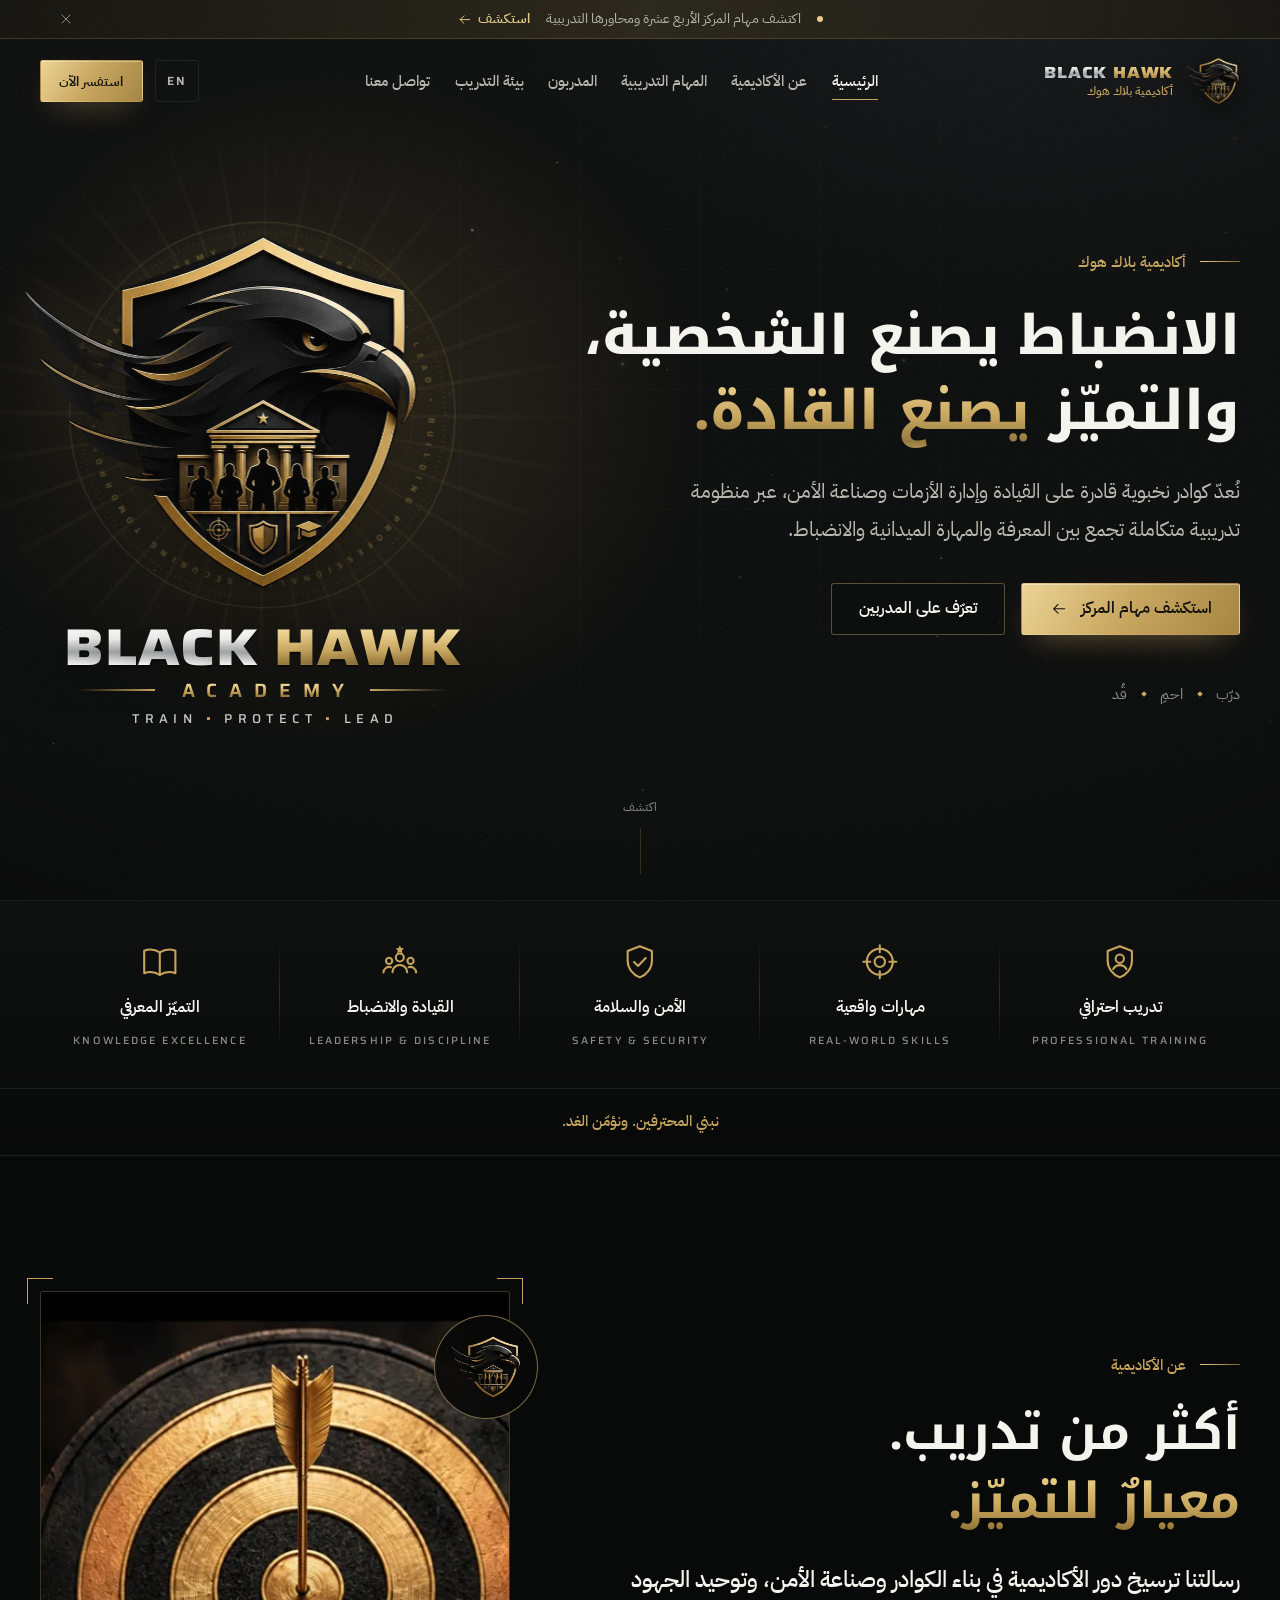
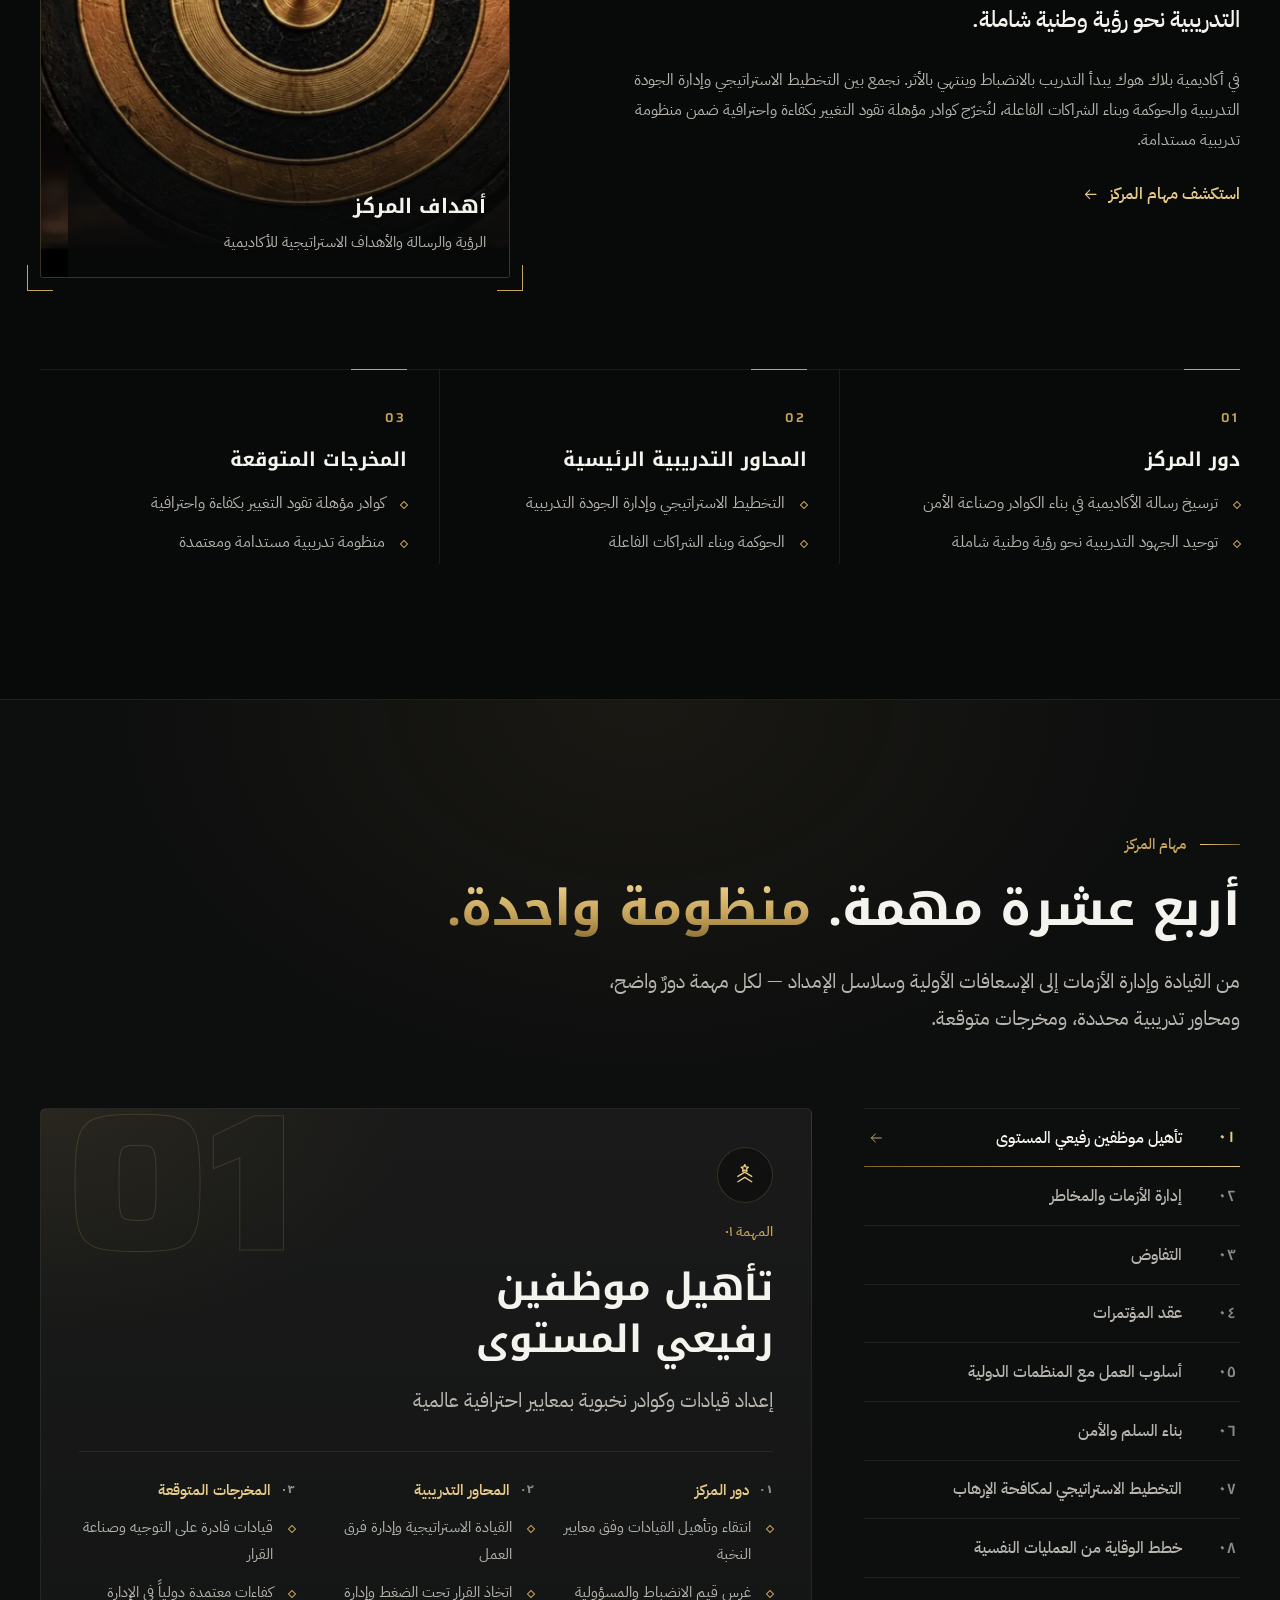
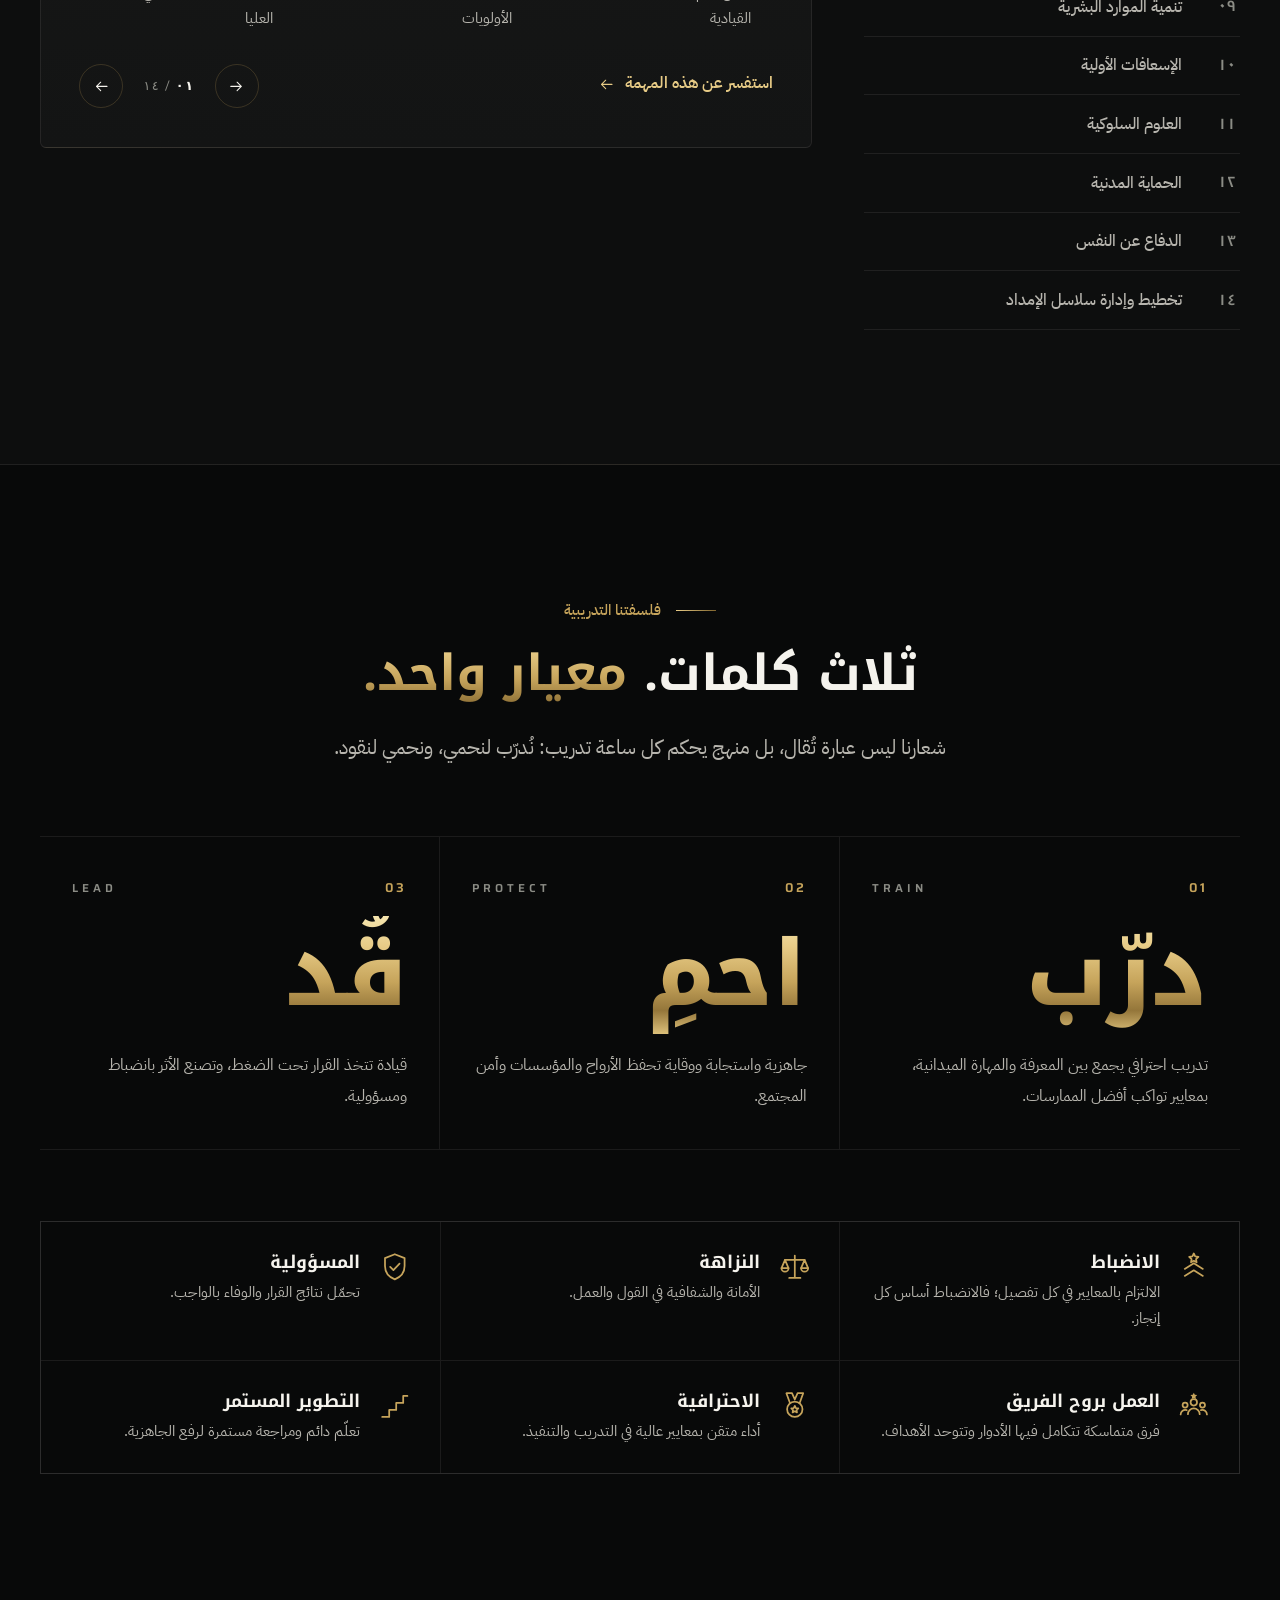
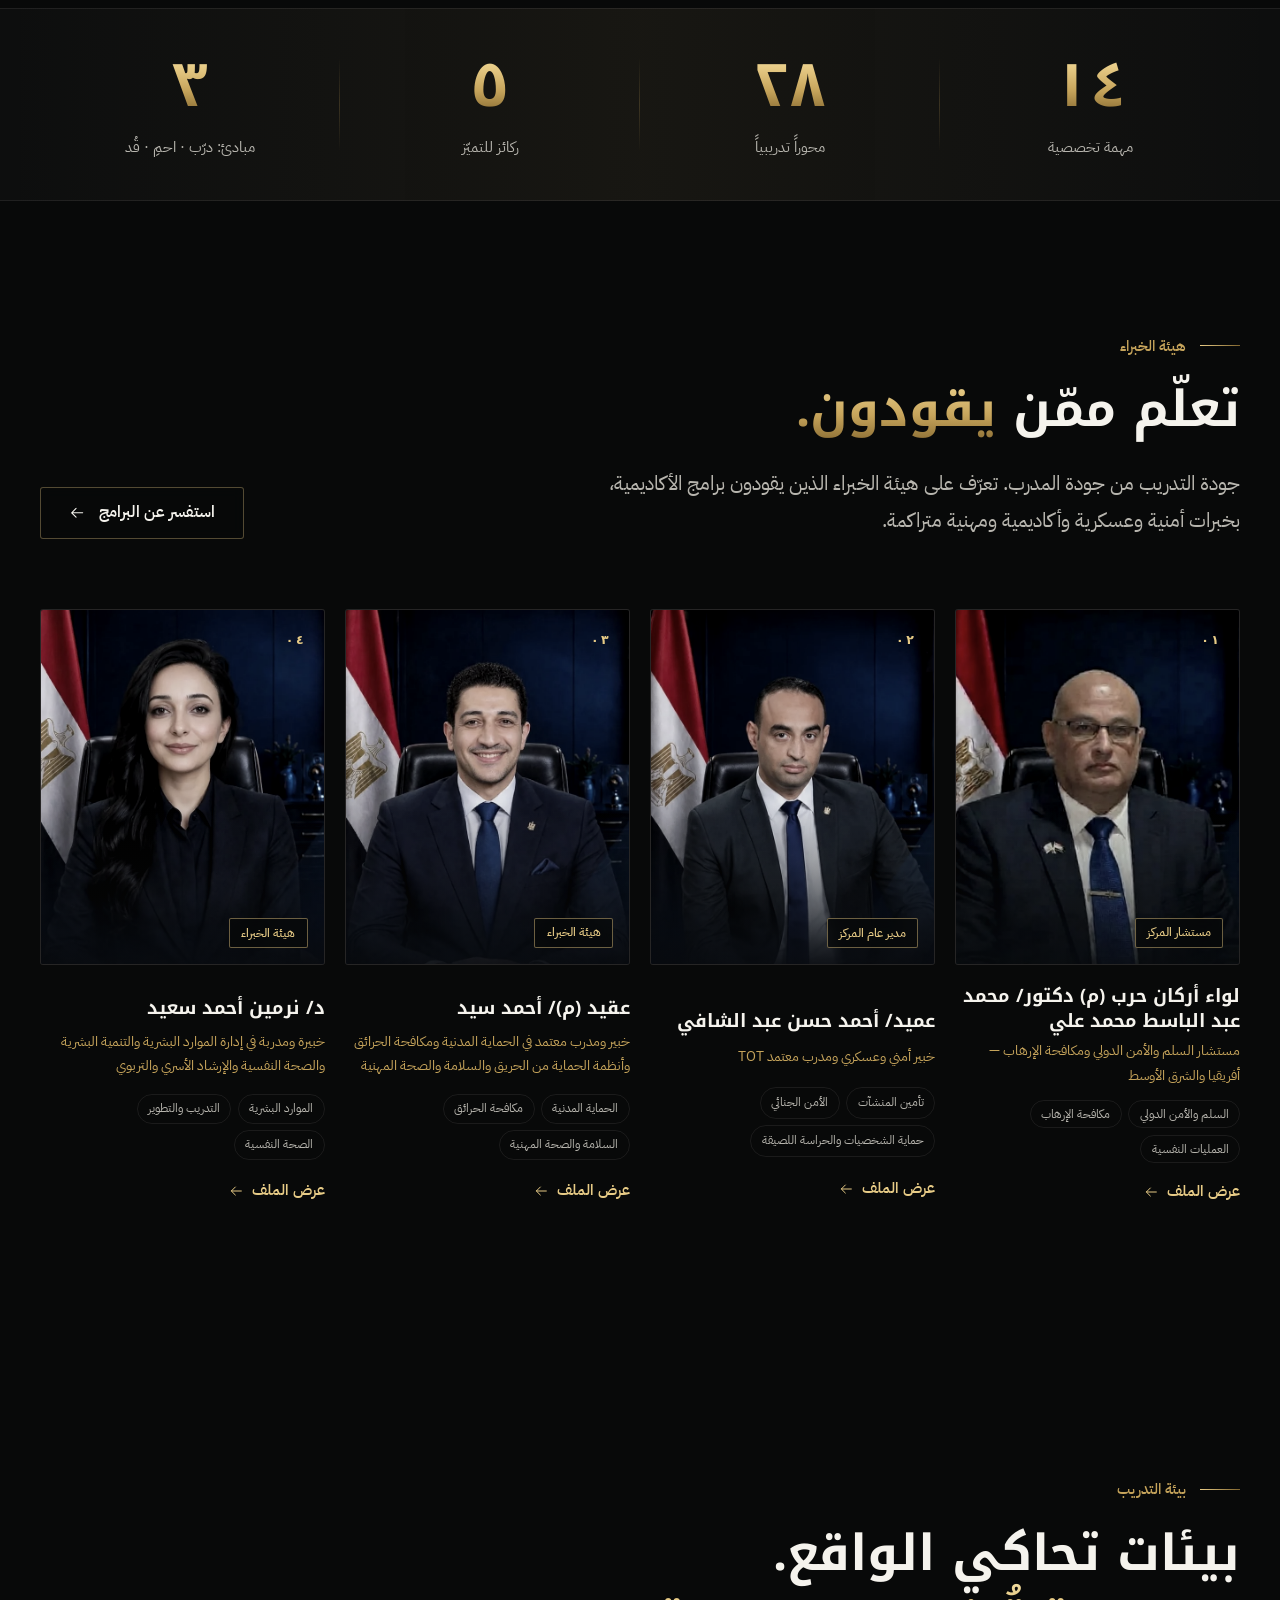
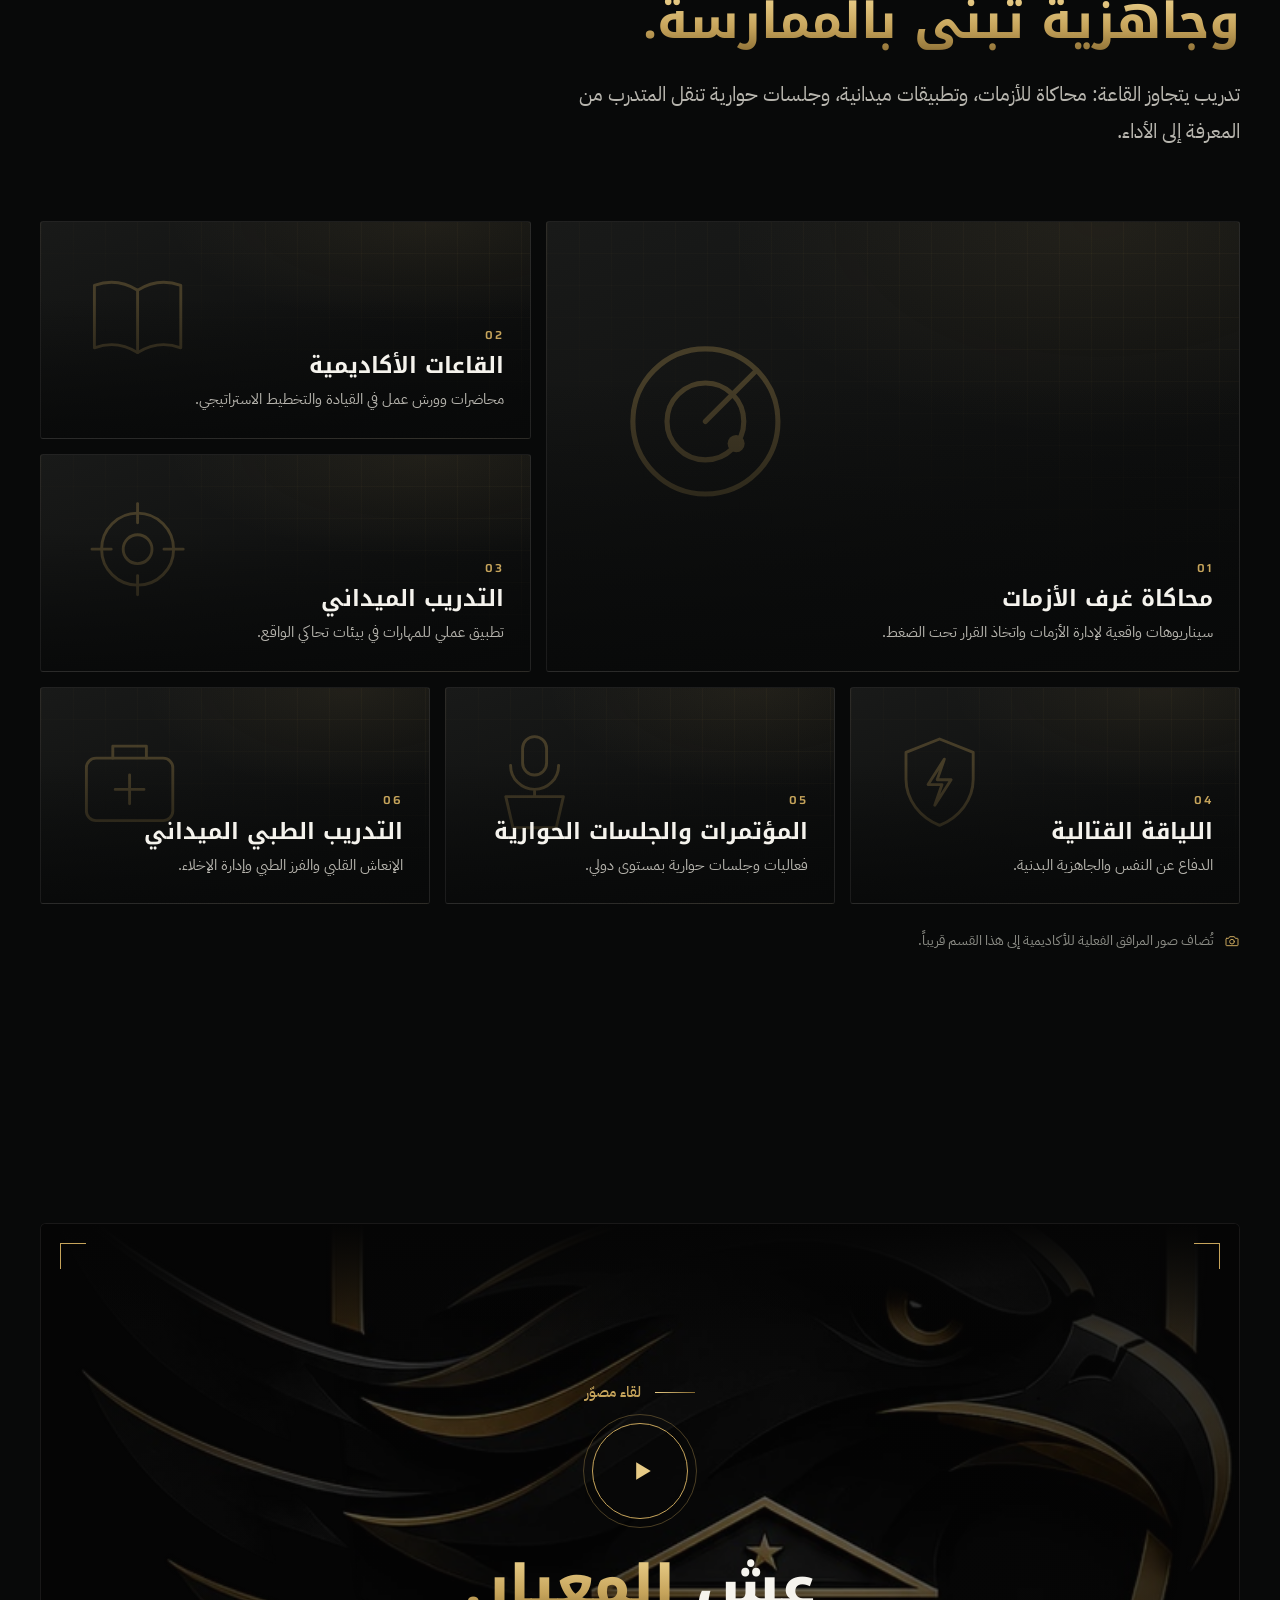
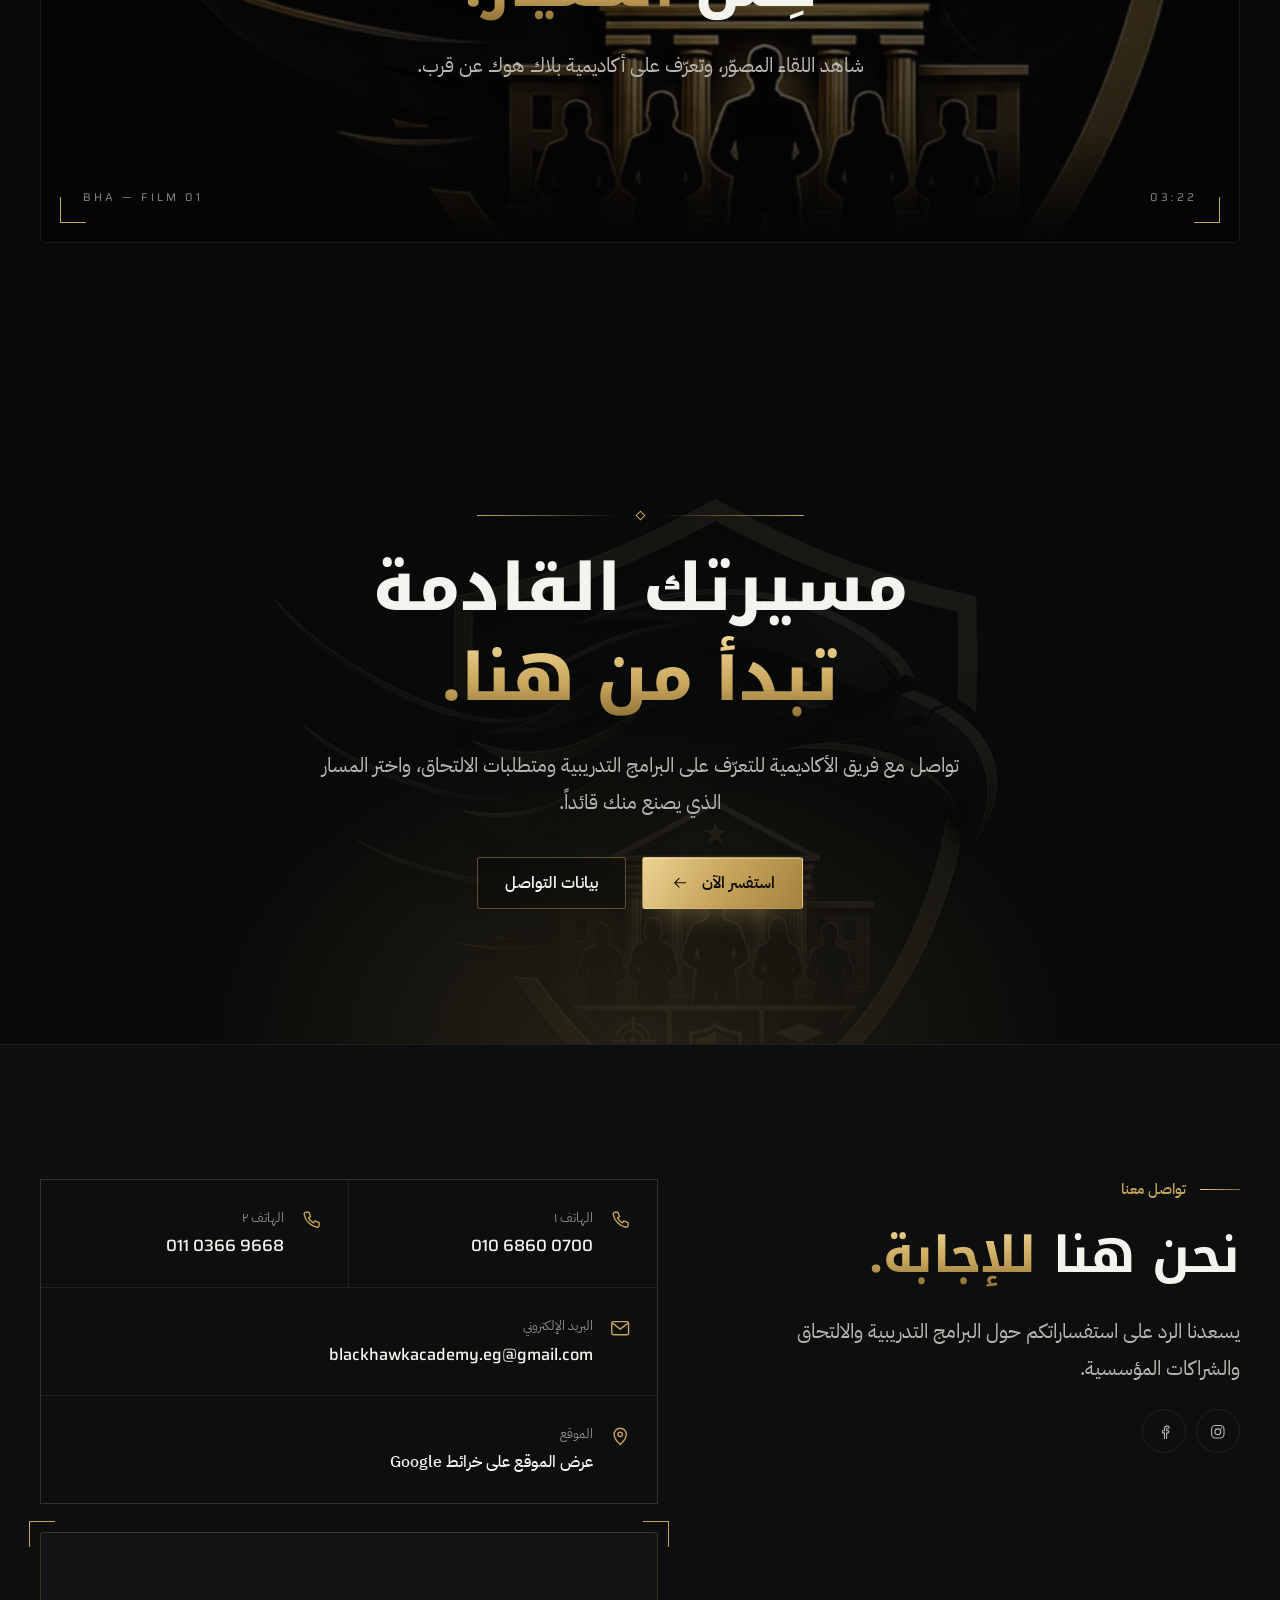
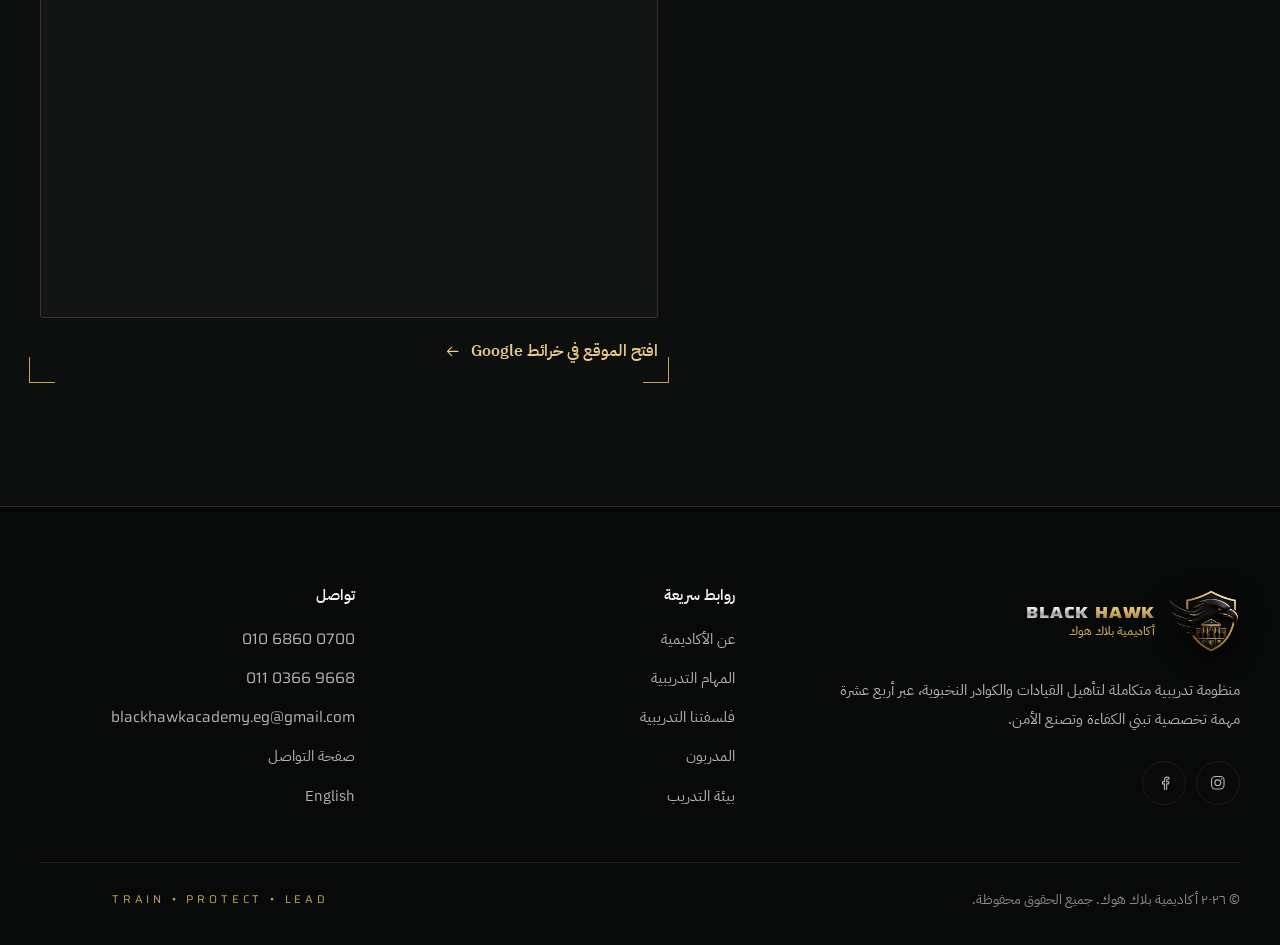
<file: index.html>
<!doctype html>
<html lang="ar" dir="rtl" data-base="">
<head>
  <meta charset="utf-8">
  <meta name="viewport" content="width=device-width, initial-scale=1, viewport-fit=cover">
  <title>أكاديمية بلاك هوك | درّب • احمِ • قُد</title>
  <meta name="description" content="أكاديمية بلاك هوك — منظومة تدريبية متكاملة لتأهيل القيادات والكوادر النخبوية عبر أربع عشرة مهمة تخصصية، من إدارة الأزمات والتفاوض إلى الحماية المدنية والإسعافات الأولية.">
  <meta name="theme-color" content="#080909">
  <meta name="color-scheme" content="dark">

  <!-- When the domain is known, replace YOUR-DOMAIN and uncomment (see deployment.md):
  <link rel="canonical" href="https://YOUR-DOMAIN/">
  <link rel="alternate" hreflang="ar" href="https://YOUR-DOMAIN/">
  <link rel="alternate" hreflang="en" href="https://YOUR-DOMAIN/en.html">
  <link rel="alternate" hreflang="x-default" href="https://YOUR-DOMAIN/">
  -->

  <meta property="og:type" content="website">
  <meta property="og:site_name" content="أكاديمية بلاك هوك — Black Hawk Academy">
  <meta property="og:title" content="أكاديمية بلاك هوك | درّب • احمِ • قُد">
  <meta property="og:description" content="منظومة تدريبية متكاملة لبناء الكوادر وصناعة الأمن — أربع عشرة مهمة تخصصية.">
  <!-- Social previews need an absolute URL: change to https://YOUR-DOMAIN/og-image.jpg -->
  <meta property="og:image" content="og-image.jpg">
  <meta property="og:image:width" content="1200">
  <meta property="og:image:height" content="630">
  <meta property="og:locale" content="ar_AR">
  <meta property="og:locale:alternate" content="en_US">
  <meta name="twitter:card" content="summary_large_image">

  <link rel="icon" type="image/png" sizes="32x32" href="favicon-32.png">
  <link rel="icon" type="image/png" sizes="512x512" href="icon-512.png">
  <link rel="apple-touch-icon" href="apple-touch-icon.png">

  <link rel="preconnect" href="https://fonts.googleapis.com">
  <link rel="preconnect" href="https://fonts.gstatic.com" crossorigin>
  <link rel="stylesheet" href="https://fonts.googleapis.com/css2?family=IBM+Plex+Sans+Arabic:wght@300;400;500;600&family=Noto+Kufi+Arabic:wght@500..800&family=Saira:wdth,wght@100..125,400..800&display=swap">
  <link rel="preload" as="image" href="emblem.webp" type="image/webp" fetchpriority="high">

  <link rel="stylesheet" href="style.css?v=20261010-4">
  <link rel="stylesheet" href="animations.css?v=20261010-4">
  <link rel="stylesheet" href="responsive.css?v=20261010-4">

  <script>document.documentElement.classList.add('js');</script>
  <script src="config.js?v=20261010-4" defer></script>
  <script src="data.js?v=20261010-4" defer></script>
  <script src="main.js?v=20261010-4" defer></script>
  <script src="navigation.js?v=20261010-4" defer></script>
  <script src="animations.js?v=20261010-4" defer></script>
</head>
<body>
  <a class="skip-link" href="#main">تخطَّ إلى المحتوى</a>

  <!-- Icon sprite ----------------------------------------------------------->
  <svg xmlns="http://www.w3.org/2000/svg" width="0" height="0" style="position:absolute" aria-hidden="true" focusable="false">
    <symbol id="i-arrow" viewBox="0 0 24 24"><path d="M4 12h15M13 6l6 6-6 6"/></symbol>
    <symbol id="i-arrow-up" viewBox="0 0 24 24"><path d="M12 20V5M6 11l6-6 6 6"/></symbol>
    <symbol id="i-close" viewBox="0 0 24 24"><path d="M6 6l12 12M18 6L6 18"/></symbol>
    <symbol id="i-play" viewBox="0 0 24 24"><path d="M7 4.5v15l12.5-7.5z" fill="currentColor" stroke="none"/></symbol>
    <symbol id="i-mail" viewBox="0 0 24 24"><rect x="3" y="5" width="18" height="14" rx="1.5"/><path d="M3.5 6.5l8.5 6.5 8.5-6.5"/></symbol>
    <symbol id="i-phone" viewBox="0 0 24 24"><path d="M6.5 3.5h3l1.8 4.6-2.2 1.4a11.5 11.5 0 0 0 5.4 5.4l1.4-2.2 4.6 1.8v3a2 2 0 0 1-2.2 2A17 17 0 0 1 4.5 5.7a2 2 0 0 1 2-2.2z"/></symbol>
    <symbol id="i-whatsapp" viewBox="0 0 24 24"><path d="M4.5 19.5l1.2-3.6A8.2 8.2 0 1 1 9 18.6z"/><path d="M9.2 8.6c.2-.5.6-.6.9-.6h.5l.9 2.1-.7.9a5 5 0 0 0 2.3 2.3l.9-.7 2.1.9v.5c0 .3-.1.7-.6.9-.7.4-1.6.4-2.5 0a7.5 7.5 0 0 1-3.8-3.8c-.4-.9-.4-1.8 0-2.5z"/></symbol>
    <symbol id="i-pin" viewBox="0 0 24 24"><path d="M12 21s-6.5-5.8-6.5-11a6.5 6.5 0 0 1 13 0c0 5.2-6.5 11-6.5 11z"/><circle cx="12" cy="10" r="2.4"/></symbol>
    <symbol id="i-clock" viewBox="0 0 24 24"><circle cx="12" cy="12" r="8.5"/><path d="M12 7.5V12l3 2"/></symbol>
    <symbol id="i-camera" viewBox="0 0 24 24"><path d="M4 8h3l1.5-2.5h7L17 8h3a1 1 0 0 1 1 1v9a1 1 0 0 1-1 1H4a1 1 0 0 1-1-1V9a1 1 0 0 1 1-1z"/><circle cx="12" cy="13" r="3.5"/></symbol>
    <symbol id="i-instagram" viewBox="0 0 24 24"><rect x="3.5" y="3.5" width="17" height="17" rx="5"/><circle cx="12" cy="12" r="4"/><circle cx="17.2" cy="6.8" r="1" fill="currentColor" stroke="none"/></symbol>
    <symbol id="i-x" viewBox="0 0 24 24"><path fill="currentColor" stroke="none" transform="translate(2.4 2.4) scale(.8)" d="M18.901 1.153h3.68l-8.04 9.19L24 22.846h-7.406l-5.8-7.584-6.638 7.584H.474l8.6-9.83L0 1.154h7.594l5.243 6.932ZM17.61 20.644h2.039L6.486 3.24H4.298Z"/></symbol>
    <symbol id="i-linkedin" viewBox="0 0 24 24"><rect x="3.5" y="3.5" width="17" height="17" rx="2.5"/><path d="M8 10.5v6M8 7.5v.01M11.5 16.5v-6M11.5 13.2c0-1.7 1-2.7 2.4-2.7s2.1 1 2.1 2.7v3.3"/></symbol>
    <symbol id="i-youtube" viewBox="0 0 24 24"><rect x="2.5" y="5.5" width="19" height="13" rx="4"/><path d="M10.2 9.2v5.6l4.8-2.8z" fill="currentColor" stroke="none"/></symbol>
    <symbol id="i-facebook" viewBox="0 0 24 24"><path d="M14.5 21v-7.5h2.6l.4-3h-3V8.6c0-.9.3-1.5 1.5-1.5h1.6V4.4c-.3 0-1.2-.1-2.3-.1-2.3 0-3.8 1.4-3.8 3.9v2.3H8.9v3h2.6V21"/></symbol>
    <symbol id="i-tiktok" viewBox="0 0 24 24"><path d="M14.5 3.5v11.3a3.7 3.7 0 1 1-3.7-3.7"/><path d="M14.5 3.5c.4 2.6 2.2 4.4 5 4.6"/></symbol>
    <symbol id="i-telegram" viewBox="0 0 24 24"><path d="M21 4.5L3.5 11.3l5.6 2 2 6.2 3.2-3.9 4.8 3.6z"/><path d="M9.1 13.3l8.4-6"/></symbol>
    <symbol id="i-pro" viewBox="0 0 24 24"><path d="M12 3l7 2.8v5.6c0 4.3-2.9 7.9-7 9.6-4.1-1.7-7-5.3-7-9.6V5.8z"/><circle cx="12" cy="10.2" r="2.4"/><path d="M8.2 16.2a4.3 4.3 0 0 1 7.6 0"/></symbol>
    <symbol id="i-crosshair" viewBox="0 0 24 24"><circle cx="12" cy="12" r="7.5"/><circle cx="12" cy="12" r="3"/><path d="M12 2.5v4M12 17.5v4M2.5 12h4M17.5 12h4"/></symbol>
    <symbol id="i-shield-check" viewBox="0 0 24 24"><path d="M12 3l7 2.8v5.6c0 4.3-2.9 7.9-7 9.6-4.1-1.7-7-5.3-7-9.6V5.8z"/><path d="M8.7 12.1l2.3 2.3 4.4-4.6"/></symbol>
    <symbol id="i-team" viewBox="0 0 24 24"><circle cx="12" cy="9.5" r="2.3"/><path d="M7.8 18a4.2 4.2 0 0 1 8.4 0"/><circle cx="5.8" cy="11.5" r="1.8"/><path d="M2.6 18.2a3.3 3.3 0 0 1 4.3-3.1"/><circle cx="18.2" cy="11.5" r="1.8"/><path d="M21.4 18.2a3.3 3.3 0 0 0-4.3-3.1"/><path d="M12 2.6l.75 1.5 1.65.25-1.2 1.15.3 1.65L12 6.4l-1.5.75.3-1.65-1.2-1.15 1.65-.25z" fill="currentColor" stroke="none"/></symbol>
    <symbol id="i-book" viewBox="0 0 24 24"><path d="M3 5.6c3-1.1 6-.9 9 1 3-1.9 6-2.1 9-1v13c-3-1.1-6-.9-9 1-3-1.9-6-2.1-9-1z"/><path d="M12 6.6v13"/></symbol>
    <symbol id="i-rank" viewBox="0 0 24 24"><path d="M5.5 13.5l6.5-4 6.5 4M5.5 18.5l6.5-4 6.5 4"/><path d="M12 2.5l1 2.1 2.3.3-1.7 1.6.4 2.3-2-1.1-2 1.1.4-2.3-1.7-1.6 2.3-.3z"/></symbol>
    <symbol id="i-radar" viewBox="0 0 24 24"><circle cx="12" cy="12" r="8.5"/><circle cx="12" cy="12" r="4.5"/><path d="M12 12l6-6"/><circle cx="15.6" cy="14.6" r="1" fill="currentColor" stroke="none"/></symbol>
    <symbol id="i-dialogue" viewBox="0 0 24 24"><path d="M3.5 5h10a1 1 0 0 1 1 1v6a1 1 0 0 1-1 1H8.5l-3.5 3v-3H3.5a1 1 0 0 1-1-1V6a1 1 0 0 1 1-1z"/><path d="M17 9h3.5a1 1 0 0 1 1 1v6a1 1 0 0 1-1 1H19v3l-3.5-3h-4a1 1 0 0 1-1-1v-1.5"/></symbol>
    <symbol id="i-podium" viewBox="0 0 24 24"><rect x="9.5" y="2.5" width="5" height="8" rx="2.5"/><path d="M7 8.5a5 5 0 0 0 10 0M12 13.5V15"/><path d="M6 15h12l-1.5 6.5h-9z"/></symbol>
    <symbol id="i-globe" viewBox="0 0 24 24"><circle cx="12" cy="12" r="8.5"/><path d="M3.5 12h17M12 3.5c2.3 2.4 3.5 5.2 3.5 8.5s-1.2 6.1-3.5 8.5c-2.3-2.4-3.5-5.2-3.5-8.5s1.2-6.1 3.5-8.5z"/></symbol>
    <symbol id="i-peace" viewBox="0 0 24 24"><path d="M12 3l7 2.8v5.6c0 4.3-2.9 7.9-7 9.6-4.1-1.7-7-5.3-7-9.6V5.8z"/><path d="M12 15.6s-3.4-2.1-3.4-4.4a1.8 1.8 0 0 1 3.4-.9 1.8 1.8 0 0 1 3.4.9c0 2.3-3.4 4.4-3.4 4.4z"/></symbol>
    <symbol id="i-plan" viewBox="0 0 24 24"><rect x="4.5" y="4" width="15" height="17" rx="1.5"/><path d="M9 4V2.5h6V4"/><circle cx="12" cy="13" r="3.2"/><path d="M12 8.3v1.5M12 16.2v1.5M7.3 13h1.5M15.2 13h1.5"/></symbol>
    <symbol id="i-mind" viewBox="0 0 24 24"><path d="M14.5 21v-3h2a1.5 1.5 0 0 0 1.5-1.5V14l1.6-.6-1.6-3.1A7 7 0 1 0 7.5 15.6V21"/><path d="M11.5 7l2.6 1v1.9c0 1.6-1.1 2.9-2.6 3.4-1.5-.5-2.6-1.8-2.6-3.4V8z"/></symbol>
    <symbol id="i-growth" viewBox="0 0 24 24"><circle cx="8" cy="8" r="2.6"/><path d="M3.5 18.5a4.5 4.5 0 0 1 9 0"/><path d="M14 17l3-3.2 2 2 3-4.3"/><path d="M19.4 11.5H22V14"/></symbol>
    <symbol id="i-medical" viewBox="0 0 24 24"><rect x="3" y="7" width="18" height="13" rx="2"/><path d="M8.5 7V4.5h7V7"/><path d="M12 10.5v6M9 13.5h6"/></symbol>
    <symbol id="i-eye" viewBox="0 0 24 24"><path d="M2.5 12S6 5.5 12 5.5 21.5 12 21.5 12 18 18.5 12 18.5 2.5 12 2.5 12z"/><circle cx="12" cy="12" r="3"/><circle cx="12" cy="12" r="1" fill="currentColor" stroke="none"/></symbol>
    <symbol id="i-flame" viewBox="0 0 24 24"><path d="M12 21a6.2 6.2 0 0 0 6.2-6.2c0-3.6-2.6-5.6-3.6-8.8-1.6 1.5-2.1 3.1-2.1 4.6-1-1-1.6-2.5-1.6-4.1-2.9 2-5.1 4.6-5.1 8.3A6.2 6.2 0 0 0 12 21z"/><path d="M12 21a2.6 2.6 0 0 1-2.6-2.6c0-1.8 1.4-2.9 2.6-4.6 1.2 1.7 2.6 2.8 2.6 4.6A2.6 2.6 0 0 1 12 21z"/></symbol>
    <symbol id="i-guard" viewBox="0 0 24 24"><path d="M12 3l7 2.8v5.6c0 4.3-2.9 7.9-7 9.6-4.1-1.7-7-5.3-7-9.6V5.8z"/><path d="M13 7.2l-3.4 5.3h2.9l-1.5 4.3 3.4-5.3h-2.9z"/></symbol>
    <symbol id="i-supply" viewBox="0 0 24 24"><path d="M2.5 7.5L7 5.2l4.5 2.3v5L7 14.8l-4.5-2.3z"/><path d="M2.5 7.5L7 9.8l4.5-2.3M7 9.8v5"/><path d="M11.5 10h3.8a3 3 0 0 1 3 3v3"/><circle cx="18.3" cy="18.3" r="2.3"/></symbol>
    <symbol id="i-scale" viewBox="0 0 24 24"><path d="M12 4v16M8 20h8M5 7h14"/><path d="M5 7l-2.5 6h5zM19 7l-2.5 6h5z"/><path d="M2.5 13a2.5 2.5 0 0 0 5 0M16.5 13a2.5 2.5 0 0 0 5 0"/></symbol>
    <symbol id="i-medal" viewBox="0 0 24 24"><circle cx="12" cy="14.5" r="5.5"/><path d="M8.6 10.2L6 3h4l2 4.5L14 3h4l-2.6 7.2"/><path d="M12 12l.8 1.6 1.7.25-1.25 1.2.3 1.7-1.55-.8-1.55.8.3-1.7-1.25-1.2 1.7-.25z"/></symbol>
    <symbol id="i-steps" viewBox="0 0 24 24"><path d="M3 20h5v-5h5v-5h5V5h3"/></symbol>
  </svg>

  <!-- Header ---------------------------------------------------------------->
  <header class="site-header" data-header>
    <div class="announce" data-announce hidden>
      <div class="announce__inner">
        <div class="announce__bar container">
          <span class="announce__dot" aria-hidden="true"></span>
          <span data-announce-text></span>
          <a class="announce__link" href="#missions" data-announce-link>
            <span data-announce-link-text></span>
            <svg class="icon icon--flip" aria-hidden="true"><use href="#i-arrow"/></svg>
          </a>
          <button class="announce__close" type="button" aria-label="إغلاق الإعلان" data-announce-close>
            <svg class="icon" aria-hidden="true"><use href="#i-close"/></svg>
          </button>
        </div>
      </div>
    </div>

    <div class="container nav">
      <a class="brand" href="#home" aria-label="أكاديمية بلاك هوك — الرئيسية">
        <picture>
          <source srcset="emblem-sm.webp" type="image/webp">
          <img class="brand__mark" src="emblem-sm.png" alt="" width="260" height="233">
        </picture>
        <span class="brand__text">
          <span class="brand__name" lang="en"><span class="text-silver">BLACK</span> <span class="text-gold">HAWK</span></span>
          <span class="brand__sub">أكاديمية بلاك هوك</span>
        </span>
      </a>

      <nav aria-label="القائمة الرئيسية">
        <ul class="nav__links" data-nav-links>
          <li><a class="nav__link" href="#home">الرئيسية</a></li>
          <li><a class="nav__link" href="#about">عن الأكاديمية</a></li>
          <li><a class="nav__link" href="#missions">المهام التدريبية</a></li>
          <li><a class="nav__link" href="#instructors">المدربون</a></li>
          <li><a class="nav__link" href="#environment">بيئة التدريب</a></li>
          <li><a class="nav__link" href="#contact">تواصل معنا</a></li>
        </ul>
      </nav>

      <div class="nav__actions">
        <a class="lang-switch" href="en.html" hreflang="en" lang="en" data-lang-switch aria-label="English version"><span class="latin">EN</span></a>
        <a class="btn btn--gold btn--sm nav__cta" href="#contact" data-enquire>استفسر الآن</a>
        <button class="nav-toggle" type="button" aria-expanded="false" aria-controls="mobile-menu" aria-label="فتح القائمة" data-nav-toggle data-label-open="فتح القائمة" data-label-close="إغلاق القائمة">
          <span class="nav-toggle__bar"></span>
          <span class="nav-toggle__bar"></span>
        </button>
      </div>
    </div>
  </header>

  <!-- Mobile menu ----------------------------------------------------------->
  <div class="mobile-menu" id="mobile-menu" data-mobile-menu>
    <nav aria-label="قائمة الجوال">
      <ul class="mobile-menu__list">
        <li style="--i:0"><a class="mobile-menu__link" href="#home"><span>٠١</span>الرئيسية</a></li>
        <li style="--i:1"><a class="mobile-menu__link" href="#about"><span>٠٢</span>عن الأكاديمية</a></li>
        <li style="--i:2"><a class="mobile-menu__link" href="#missions"><span>٠٣</span>المهام التدريبية</a></li>
        <li style="--i:3"><a class="mobile-menu__link" href="#instructors"><span>٠٤</span>المدربون</a></li>
        <li style="--i:4"><a class="mobile-menu__link" href="#environment"><span>٠٥</span>بيئة التدريب</a></li>
        <li style="--i:5"><a class="mobile-menu__link" href="#contact"><span>٠٦</span>تواصل معنا</a></li>
      </ul>
    </nav>
    <div class="mobile-menu__footer">
      <a class="btn btn--gold" href="#contact" data-enquire>استفسر الآن <svg class="icon icon--flip" aria-hidden="true"><use href="#i-arrow"/></svg></a>
      <p class="mobile-menu__motto">درّب • احمِ • قُد</p>
    </div>
  </div>

  <main id="main">
    <!-- HERO ---------------------------------------------------------------->
    <section class="hero" id="home" aria-labelledby="hero-title">
      <div class="hero__bg" aria-hidden="true">
        <div class="hero__lines"></div>
        <canvas class="hero__canvas" data-embers></canvas>
        <div class="hero__vignette"></div>
      </div>

      <div class="container hero__layout">
        <div class="hero__content">
          <p class="eyebrow">أكاديمية بلاك هوك</p>
          <h1 class="hero__title" id="hero-title">
            <span class="line">الانضباط يصنع الشخصية،</span>
            <span class="line">والتميّز <em>يصنع القادة.</em></span>
          </h1>
          <p class="hero__lead">نُعدّ كوادر نخبوية قادرة على القيادة وإدارة الأزمات وصناعة الأمن، عبر منظومة تدريبية متكاملة تجمع بين المعرفة والمهارة الميدانية والانضباط.</p>
          <div class="hero__actions">
            <a class="btn btn--gold" href="#missions">استكشف مهام المركز <svg class="icon icon--flip" aria-hidden="true"><use href="#i-arrow"/></svg></a>
            <a class="btn btn--ghost" href="#instructors">تعرّف على المدربين</a>
          </div>
          <p class="hero__motto"><span>درّب</span><i aria-hidden="true"></i><span>احمِ</span><i aria-hidden="true"></i><span>قُد</span></p>
        </div>

        <div class="hero__visual">
          <div class="crest" data-crest>
            <div class="crest__float">
              <div class="crest__rays" aria-hidden="true"></div>
              <div class="crest__glow" aria-hidden="true"></div>
              <svg class="crest__seal" viewBox="0 0 800 800" aria-hidden="true" focusable="false">
                <defs>
                  <path id="seal-path" d="M400 400m-338 0a338 338 0 1 1 676 0a338 338 0 1 1-676 0"/>
                </defs>
                <circle class="seal__ring seal__ring--outer" cx="400" cy="400" r="392" pathLength="1" transform="rotate(-90 400 400)"/>
                <g class="seal__ticks-wrap"><g class="seal__spin seal__spin--rev"><circle class="seal__ticks" cx="400" cy="400" r="372"/></g></g>
                <g class="seal__text-wrap">
                  <g class="seal__spin">
                    <text class="seal__text"><textPath href="#seal-path" textLength="2110" lengthAdjust="spacing">BLACK HAWK ACADEMY • TRAIN • PROTECT • LEAD • BUILDING PROFESSIONALS • SECURING TOMORROW •</textPath></text>
                  </g>
                </g>
                <circle class="seal__ring seal__ring--inner" cx="400" cy="400" r="306" pathLength="1" transform="rotate(-90 400 400)"/>
              </svg>
              <svg class="crest__trace" viewBox="0 0 780 700" aria-hidden="true" focusable="false">
                <path class="trace" pathLength="1" d="M467 32L725 132L724.5 212L706.5 382C700 402 693.8 424 687 442C680.2 460 674 474 665.5 490C657 506 647.8 522 636 538C624.2 554 605.9 574 594.5 586C583.1 598 577.6 602 567.5 610C557.4 618 546.1 626 534 634C521.9 642 506.2 650.8 495 658C483.8 665.2 476.3 670.7 467 677"/>
                <path class="trace" pathLength="1" d="M467 32L209 132L209.5 212L227.5 382C234 402 240.2 424 247 442C253.8 460 260 474 268.5 490C277 506 286.2 522 298 538C309.8 554 328.1 574 339.5 586C350.9 598 356.4 602 366.5 610C376.6 618 387.9 626 400 634C412.1 642 427.8 650.8 439 658C450.2 665.2 457.7 670.7 467 677"/>
              </svg>
              <picture class="crest__emblem">
                <source srcset="emblem.webp" type="image/webp">
                <img src="emblem.png" width="780" height="700" alt="شعار أكاديمية بلاك هوك: صقر أسود بأجنحة ممتدة فوق درع ذهبي يضم مبنى الأكاديمية وكوادرها" fetchpriority="high" decoding="async">
              </picture>
              <div class="crest__shine" aria-hidden="true"></div>
              <span class="crest__glint" aria-hidden="true"></span>
            </div>
          </div>

          <div class="wordmark" role="img" aria-label="Black Hawk Academy — Train, Protect, Lead" lang="en">
            <span class="wordmark__name" aria-hidden="true">
              <span class="wordmark__word wordmark__word--silver"><span class="wordmark__char" style="--i:0">B</span><span class="wordmark__char" style="--i:1">L</span><span class="wordmark__char" style="--i:2">A</span><span class="wordmark__char" style="--i:3">C</span><span class="wordmark__char" style="--i:4">K</span></span>
              <span class="wordmark__word wordmark__word--gold"><span class="wordmark__char" style="--i:5">H</span><span class="wordmark__char" style="--i:6">A</span><span class="wordmark__char" style="--i:7">W</span><span class="wordmark__char" style="--i:8">K</span></span>
            </span>
            <span class="wordmark__academy" aria-hidden="true"><span class="wordmark__rule"></span><span class="wordmark__academy-text">ACADEMY</span><span class="wordmark__rule"></span></span>
            <span class="wordmark__motto" aria-hidden="true">TRAIN <b>•</b> PROTECT <b>•</b> LEAD</span>
          </div>
        </div>
      </div>

      <a class="scroll-cue" href="#pillars" aria-label="انتقل إلى المحتوى التالي">
        <span aria-hidden="true">اكتشف</span>
        <span class="scroll-cue__line" aria-hidden="true"></span>
      </a>
    </section>

    <!-- PILLARS (from the emblem) ------------------------------------------->
    <section class="pillars" id="pillars" aria-label="ركائز الأكاديمية">
      <div class="container">
        <ul class="pillars__list" role="list" data-reveal-group>
          <li class="pillar" data-reveal="up">
            <svg class="icon pillar__icon" aria-hidden="true"><use href="#i-pro"/></svg>
            <span class="pillar__title">تدريب احترافي</span>
            <span class="pillar__en" lang="en">Professional Training</span>
          </li>
          <li class="pillar" data-reveal="up">
            <svg class="icon pillar__icon" aria-hidden="true"><use href="#i-crosshair"/></svg>
            <span class="pillar__title">مهارات واقعية</span>
            <span class="pillar__en" lang="en">Real-World Skills</span>
          </li>
          <li class="pillar" data-reveal="up">
            <svg class="icon pillar__icon" aria-hidden="true"><use href="#i-shield-check"/></svg>
            <span class="pillar__title">الأمن والسلامة</span>
            <span class="pillar__en" lang="en">Safety &amp; Security</span>
          </li>
          <li class="pillar" data-reveal="up">
            <svg class="icon pillar__icon" aria-hidden="true"><use href="#i-team"/></svg>
            <span class="pillar__title">القيادة والانضباط</span>
            <span class="pillar__en" lang="en">Leadership &amp; Discipline</span>
          </li>
          <li class="pillar" data-reveal="up">
            <svg class="icon pillar__icon" aria-hidden="true"><use href="#i-book"/></svg>
            <span class="pillar__title">التميّز المعرفي</span>
            <span class="pillar__en" lang="en">Knowledge Excellence</span>
          </li>
        </ul>
      </div>
      <div class="pillars__statement">
        <div class="container"><p>نبني المحترفين. ونؤمّن الغد.</p></div>
      </div>
    </section>

    <!-- ABOUT ---------------------------------------------------------------->
    <section class="section about" id="about" aria-labelledby="about-title">
      <span class="about__ghost" aria-hidden="true">BLACK HAWK</span>
      <div class="container">
        <div class="about__grid">
          <div class="about__content" data-reveal-group>
            <p class="eyebrow" data-reveal="up">عن الأكاديمية</p>
            <h2 class="section-title" id="about-title" data-reveal="up">أكثر من تدريب. <em>معيارٌ للتميّز.</em></h2>
            <p class="about__statement" data-reveal="up">رسالتنا ترسيخ دور الأكاديمية في بناء الكوادر وصناعة الأمن، وتوحيد الجهود التدريبية نحو رؤية وطنية شاملة.</p>
            <p class="about__text" data-reveal="up">في أكاديمية بلاك هوك يبدأ التدريب بالانضباط وينتهي بالأثر. نجمع بين التخطيط الاستراتيجي وإدارة الجودة التدريبية والحوكمة وبناء الشراكات الفاعلة، لنُخرّج كوادر مؤهلة تقود التغيير بكفاءة واحترافية ضمن منظومة تدريبية مستدامة.</p>
            <a class="link-arrow" href="#missions" data-reveal="up">استكشف مهام المركز <svg class="icon icon--flip" aria-hidden="true"><use href="#i-arrow"/></svg></a>
          </div>

          <figure class="about__media" data-reveal="scale">
            <div class="about__frame">
              <picture>
                <source type="image/webp" srcset="precision-target-760.webp 760w, precision-target.webp 1254w" sizes="(max-width: 1024px) 92vw, 470px">
                <img src="precision-target.jpg" width="1254" height="1002" alt="سهم ذهبي يصيب مركز الهدف تماماً — رمز للدقة ووضوح الغاية" loading="lazy" decoding="async">
              </picture>
            </div>
            <span class="corners" aria-hidden="true"><i></i></span>
            <span class="about__badge" aria-hidden="true"><img src="emblem-sm.webp" alt="" width="260" height="233" loading="lazy"></span>
            <figcaption class="about__plaque">
              <strong>أهداف المركز</strong>
              <span>الرؤية والرسالة والأهداف الاستراتيجية للأكاديمية</span>
            </figcaption>
          </figure>
        </div>

        <div class="objectives" data-reveal-group>
          <article class="objective" data-reveal="up">
            <span class="objective__num">01</span>
            <h3>دور المركز</h3>
            <ul class="check-list" role="list">
              <li>ترسيخ رسالة الأكاديمية في بناء الكوادر وصناعة الأمن</li>
              <li>توحيد الجهود التدريبية نحو رؤية وطنية شاملة</li>
            </ul>
          </article>
          <article class="objective" data-reveal="up">
            <span class="objective__num">02</span>
            <h3>المحاور التدريبية الرئيسية</h3>
            <ul class="check-list" role="list">
              <li>التخطيط الاستراتيجي وإدارة الجودة التدريبية</li>
              <li>الحوكمة وبناء الشراكات الفاعلة</li>
            </ul>
          </article>
          <article class="objective" data-reveal="up">
            <span class="objective__num">03</span>
            <h3>المخرجات المتوقعة</h3>
            <ul class="check-list" role="list">
              <li>كوادر مؤهلة تقود التغيير بكفاءة واحترافية</li>
              <li>منظومة تدريبية مستدامة ومعتمدة</li>
            </ul>
          </article>
        </div>
      </div>
    </section>

    <!-- MISSIONS (rendered from data.js) --------------------------------->
    <section class="section missions" id="missions" aria-labelledby="missions-title">
      <div class="container">
        <div class="section-head" data-reveal-group>
          <p class="eyebrow" data-reveal="up">مهام المركز</p>
          <h2 class="section-title" id="missions-title" data-reveal="up">أربع عشرة مهمة. <em>منظومة واحدة.</em></h2>
          <p class="section-lead" data-reveal="up">من القيادة وإدارة الأزمات إلى الإسعافات الأولية وسلاسل الإمداد — لكل مهمة دورٌ واضح، ومحاور تدريبية محددة، ومخرجات متوقعة.</p>
        </div>
        <div class="missions__layout" data-reveal="up">
          <div class="missions__index" role="tablist" aria-label="مهام المركز" aria-orientation="vertical" data-mission-tabs></div>
          <div class="missions__stage" data-mission-stage></div>
        </div>
        <noscript><p>يرجى تفعيل JavaScript لعرض تفاصيل مهام المركز الأربع عشرة.</p></noscript>
      </div>
    </section>

    <!-- STANDARDS ----------------------------------------------------------->
    <section class="section standards" id="standards" aria-labelledby="standards-title">
      <div class="container">
        <div class="section-head section-head--center" data-reveal-group>
          <p class="eyebrow" data-reveal="up">فلسفتنا التدريبية</p>
          <h2 class="section-title" id="standards-title" data-reveal="up">ثلاث كلمات. <em>معيار واحد.</em></h2>
          <p class="section-lead" data-reveal="up">شعارنا ليس عبارة تُقال، بل منهج يحكم كل ساعة تدريب: نُدرّب لنحمي، ونحمي لنقود.</p>
        </div>

        <ol class="triad" role="list" data-reveal-group>
          <li class="triad__item" data-reveal="up">
            <div class="triad__top"><span class="triad__num">01</span><span class="triad__en" lang="en">TRAIN</span></div>
            <h3 class="triad__word">درّب</h3>
            <p>تدريب احترافي يجمع بين المعرفة والمهارة الميدانية، بمعايير تواكب أفضل الممارسات.</p>
          </li>
          <li class="triad__item" data-reveal="up">
            <div class="triad__top"><span class="triad__num">02</span><span class="triad__en" lang="en">PROTECT</span></div>
            <h3 class="triad__word">احمِ</h3>
            <p>جاهزية واستجابة ووقاية تحفظ الأرواح والمؤسسات وأمن المجتمع.</p>
          </li>
          <li class="triad__item" data-reveal="up">
            <div class="triad__top"><span class="triad__num">03</span><span class="triad__en" lang="en">LEAD</span></div>
            <h3 class="triad__word">قُد</h3>
            <p>قيادة تتخذ القرار تحت الضغط، وتصنع الأثر بانضباط ومسؤولية.</p>
          </li>
        </ol>

        <ul class="values" role="list" data-reveal-group>
          <li class="value" data-reveal="up">
            <svg class="icon" aria-hidden="true"><use href="#i-rank"/></svg>
            <div><h3>الانضباط</h3><p>الالتزام بالمعايير في كل تفصيل؛ فالانضباط أساس كل إنجاز.</p></div>
          </li>
          <li class="value" data-reveal="up">
            <svg class="icon" aria-hidden="true"><use href="#i-scale"/></svg>
            <div><h3>النزاهة</h3><p>الأمانة والشفافية في القول والعمل.</p></div>
          </li>
          <li class="value" data-reveal="up">
            <svg class="icon" aria-hidden="true"><use href="#i-shield-check"/></svg>
            <div><h3>المسؤولية</h3><p>تحمّل نتائج القرار والوفاء بالواجب.</p></div>
          </li>
          <li class="value" data-reveal="up">
            <svg class="icon" aria-hidden="true"><use href="#i-team"/></svg>
            <div><h3>العمل بروح الفريق</h3><p>فرق متماسكة تتكامل فيها الأدوار وتتوحد الأهداف.</p></div>
          </li>
          <li class="value" data-reveal="up">
            <svg class="icon" aria-hidden="true"><use href="#i-medal"/></svg>
            <div><h3>الاحترافية</h3><p>أداء متقن بمعايير عالية في التدريب والتنفيذ.</p></div>
          </li>
          <li class="value" data-reveal="up">
            <svg class="icon" aria-hidden="true"><use href="#i-steps"/></svg>
            <div><h3>التطوير المستمر</h3><p>تعلّم دائم ومراجعة مستمرة لرفع الجاهزية.</p></div>
          </li>
        </ul>
      </div>
    </section>

    <!-- STATS (figures taken from the Center's own mission deck) ----------->
    <section class="stats" aria-label="الأكاديمية بالأرقام">
      <div class="container">
        <ul class="stats__list" role="list" data-reveal-group>
          <li class="stat" data-reveal="up"><span class="stat__value" data-count="14">١٤</span><span class="stat__label">مهمة تخصصية</span></li>
          <li class="stat" data-reveal="up"><span class="stat__value" data-count="28">٢٨</span><span class="stat__label">محوراً تدريبياً</span></li>
          <li class="stat" data-reveal="up"><span class="stat__value" data-count="5">٥</span><span class="stat__label">ركائز للتميّز</span></li>
          <li class="stat" data-reveal="up"><span class="stat__value" data-count="3">٣</span><span class="stat__label">مبادئ: درّب · احمِ · قُد</span></li>
        </ul>
      </div>
    </section>

    <!-- INSTRUCTORS (rendered from data.js) ------------------------------>
    <section class="section instructors" id="instructors" aria-labelledby="instructors-title">
      <div class="container">
        <div class="instructors__head">
          <div class="section-head" data-reveal-group>
            <p class="eyebrow" data-reveal="up">هيئة الخبراء</p>
            <h2 class="section-title" id="instructors-title" data-reveal="up">تعلّم ممّن <em>يقودون.</em></h2>
            <p class="section-lead" data-reveal="up">جودة التدريب من جودة المدرب. تعرّف على هيئة الخبراء الذين يقودون برامج الأكاديمية، بخبرات أمنية وعسكرية وأكاديمية ومهنية متراكمة.</p>
          </div>
          <div data-reveal="up">
            <a class="btn btn--ghost" href="#contact" data-enquire>استفسر عن البرامج <svg class="icon icon--flip" aria-hidden="true"><use href="#i-arrow"/></svg></a>
          </div>
        </div>
        <ul class="instructors__grid" role="list" data-instructors data-reveal-group></ul>
      </div>

      <dialog class="dialog profile-dialog" aria-labelledby="profile-name" data-profile-dialog>
        <button class="dialog__close" type="button" aria-label="إغلاق" data-dialog-close>
          <svg class="icon" aria-hidden="true"><use href="#i-close"/></svg>
        </button>
        <div class="profile">
          <div class="profile__media"><img alt="" width="640" height="800" data-profile-img></div>
          <div class="profile__body">
            <p class="eyebrow" data-profile-index></p>
            <h2 class="profile__name" id="profile-name" data-profile-name></h2>
            <p class="profile__role" data-profile-role></p>
            <p class="profile__years" data-profile-years hidden><strong></strong><span></span></p>
            <p data-profile-bio></p>
            <div class="profile__section">
              <h3>المؤهلات</h3>
              <ul class="check-list" role="list" data-profile-quals></ul>
            </div>
            <div class="profile__section">
              <h3>مجالات التخصص</h3>
              <ul class="chips" role="list" data-profile-specs></ul>
            </div>
            <div><a class="btn btn--gold" href="#contact" data-enquire data-dialog-close>استفسر الآن <svg class="icon icon--flip" aria-hidden="true"><use href="#i-arrow"/></svg></a></div>
          </div>
        </div>
      </dialog>
    </section>

    <!-- TRAINING ENVIRONMENT ------------------------------------------------>
    <!-- To add a photo to a tile, uncomment its <img> and put the photo next to index.html. -->
    <section class="section environment" id="environment" aria-labelledby="env-title">
      <div class="container">
        <div class="section-head" data-reveal-group>
          <p class="eyebrow" data-reveal="up">بيئة التدريب</p>
          <h2 class="section-title" id="env-title" data-reveal="up">بيئات تحاكي الواقع. <em>وجاهزية تُبنى بالممارسة.</em></h2>
          <p class="section-lead" data-reveal="up">تدريب يتجاوز القاعة: محاكاة للأزمات، وتطبيقات ميدانية، وجلسات حوارية تنقل المتدرب من المعرفة إلى الأداء.</p>
        </div>

        <ul class="env__grid" role="list" data-reveal-group>
          <li class="env-tile" data-reveal="up">
            <div class="env-tile__media">
              <svg class="icon env-tile__art" aria-hidden="true"><use href="#i-radar"/></svg>
              <!-- <img src="crisis-simulation.webp" alt="غرفة محاكاة الأزمات في الأكاديمية" width="1400" height="1000" loading="lazy"> -->
            </div>
            <div class="env-tile__caption">
              <span class="env-tile__num">01</span>
              <h3>محاكاة غرف الأزمات</h3>
              <p>سيناريوهات واقعية لإدارة الأزمات واتخاذ القرار تحت الضغط.</p>
            </div>
          </li>
          <li class="env-tile" data-reveal="up">
            <div class="env-tile__media">
              <svg class="icon env-tile__art" aria-hidden="true"><use href="#i-book"/></svg>
              <!-- <img src="academic-halls.webp" alt="" width="1200" height="800" loading="lazy"> -->
            </div>
            <div class="env-tile__caption">
              <span class="env-tile__num">02</span>
              <h3>القاعات الأكاديمية</h3>
              <p>محاضرات وورش عمل في القيادة والتخطيط الاستراتيجي.</p>
            </div>
          </li>
          <li class="env-tile" data-reveal="up">
            <div class="env-tile__media">
              <svg class="icon env-tile__art" aria-hidden="true"><use href="#i-crosshair"/></svg>
              <!-- <img src="field-training.webp" alt="" width="1200" height="800" loading="lazy"> -->
            </div>
            <div class="env-tile__caption">
              <span class="env-tile__num">03</span>
              <h3>التدريب الميداني</h3>
              <p>تطبيق عملي للمهارات في بيئات تحاكي الواقع.</p>
            </div>
          </li>
          <li class="env-tile" data-reveal="up">
            <div class="env-tile__media">
              <svg class="icon env-tile__art" aria-hidden="true"><use href="#i-guard"/></svg>
              <!-- <img src="combat-fitness.webp" alt="" width="1200" height="800" loading="lazy"> -->
            </div>
            <div class="env-tile__caption">
              <span class="env-tile__num">04</span>
              <h3>اللياقة القتالية</h3>
              <p>الدفاع عن النفس والجاهزية البدنية.</p>
            </div>
          </li>
          <li class="env-tile" data-reveal="up">
            <div class="env-tile__media">
              <svg class="icon env-tile__art" aria-hidden="true"><use href="#i-podium"/></svg>
              <!-- <img src="conference-hall.webp" alt="" width="1200" height="800" loading="lazy"> -->
            </div>
            <div class="env-tile__caption">
              <span class="env-tile__num">05</span>
              <h3>المؤتمرات والجلسات الحوارية</h3>
              <p>فعاليات وجلسات حوارية بمستوى دولي.</p>
            </div>
          </li>
          <li class="env-tile" data-reveal="up">
            <div class="env-tile__media">
              <svg class="icon env-tile__art" aria-hidden="true"><use href="#i-medical"/></svg>
              <!-- <img src="field-medical.webp" alt="" width="1200" height="800" loading="lazy"> -->
            </div>
            <div class="env-tile__caption">
              <span class="env-tile__num">06</span>
              <h3>التدريب الطبي الميداني</h3>
              <p>الإنعاش القلبي والفرز الطبي وإدارة الإخلاء.</p>
            </div>
          </li>
        </ul>
        <p class="env__note"><svg class="icon" aria-hidden="true"><use href="#i-camera"/></svg>تُضاف صور المرافق الفعلية للأكاديمية إلى هذا القسم قريباً.</p>
      </div>
    </section>

    <!-- FILM ---------------------------------------------------------------->
    <section class="section film" id="film" aria-labelledby="film-title">
      <div class="container">
        <div class="film__frame" data-reveal="scale">
          <div class="film__poster" aria-hidden="true"><img src="emblem.webp" alt="" width="780" height="700" loading="lazy" data-video-poster></div>
          <span class="corners" aria-hidden="true"><i></i></span>
          <span class="film__timecode" aria-hidden="true">BHA — FILM 01</span>
          <span class="film__timecode film__timecode--end" aria-hidden="true" data-video-duration>00:00:00:00</span>
          <div class="film__content">
            <p class="eyebrow">لقاء مصوّر</p>
            <button class="play-btn" type="button" aria-label="تشغيل اللقاء المصوّر" data-video-open hidden>
              <svg class="icon" aria-hidden="true"><use href="#i-play"/></svg>
            </button>
            <h2 class="film__title" id="film-title">عِش <span class="text-gold">المعيار.</span></h2>
            <p class="section-lead">شاهد اللقاء المصوّر، وتعرّف على أكاديمية بلاك هوك عن قرب.</p>
            <p class="film__status" data-video-soon><span class="announce__dot" aria-hidden="true"></span>يُعرض الفيلم التعريفي هنا فور إطلاقه</p>
          </div>
        </div>
      </div>

      <dialog class="dialog video-dialog" aria-label="اللقاء المصوّر" data-video-dialog>
        <button class="dialog__close" type="button" aria-label="إغلاق" data-dialog-close>
          <svg class="icon" aria-hidden="true"><use href="#i-close"/></svg>
        </button>
        <video controls playsinline preload="none" data-video></video>
      </dialog>
    </section>

    <!-- APPLY --------------------------------------------------------------->
    <section class="section apply" id="apply" aria-labelledby="apply-title">
      <img class="apply__emblem" src="emblem.webp" alt="" width="780" height="700" loading="lazy">
      <div class="container apply__inner" data-reveal-group>
        <div class="ornament" data-reveal="fade" aria-hidden="true"><span class="ornament__diamond"></span></div>
        <h2 class="apply__title" id="apply-title" data-reveal="up">مسيرتك القادمة <span class="text-gold">تبدأ من هنا.</span></h2>
        <p class="section-lead" data-reveal="up">تواصل مع فريق الأكاديمية للتعرّف على البرامج التدريبية ومتطلبات الالتحاق، واختر المسار الذي يصنع منك قائداً.</p>
        <div class="apply__actions" data-reveal="up">
          <a class="btn btn--gold" href="#contact" data-enquire>استفسر الآن <svg class="icon icon--flip" aria-hidden="true"><use href="#i-arrow"/></svg></a>
          <a class="btn btn--ghost" href="#contact">بيانات التواصل</a>
        </div>
      </div>
    </section>

    <!-- CONTACT (values come from config.js) ----------------------------->
    <section class="section contact" id="contact" aria-labelledby="contact-title">
      <div class="container contact__grid">
        <div class="contact__intro" data-reveal-group>
          <p class="eyebrow" data-reveal="up">تواصل معنا</p>
          <h2 class="section-title" id="contact-title" data-reveal="up">نحن هنا <em>للإجابة.</em></h2>
          <p class="section-lead" data-reveal="up">يسعدنا الرد على استفساراتكم حول البرامج التدريبية والالتحاق والشراكات المؤسسية.</p>
          <ul class="social" role="list" aria-label="حسابات التواصل الاجتماعي" data-social hidden></ul>
        </div>

        <div data-reveal="up">
          <ul class="contact__list" role="list" data-contact-list>
            <li class="contact__item" data-contact="phone" hidden>
              <a class="contact__link" data-contact-link>
                <svg class="icon" aria-hidden="true"><use href="#i-phone"/></svg>
                <span><span class="contact__label">الهاتف</span><span class="contact__value latin" data-contact-value></span></span>
              </a>
            </li>
            <li class="contact__item" data-contact="whatsapp" hidden>
              <a class="contact__link" target="_blank" rel="noopener" data-contact-link>
                <svg class="icon" aria-hidden="true"><use href="#i-whatsapp"/></svg>
                <span><span class="contact__label">واتساب</span><span class="contact__value latin" data-contact-value></span></span>
              </a>
            </li>
            <li class="contact__item" data-contact="email" hidden>
              <a class="contact__link" data-contact-link>
                <svg class="icon" aria-hidden="true"><use href="#i-mail"/></svg>
                <span><span class="contact__label">البريد الإلكتروني</span><span class="contact__value latin" data-contact-value></span></span>
              </a>
            </li>
            <li class="contact__item" data-contact="hours" hidden>
              <div class="contact__link">
                <svg class="icon" aria-hidden="true"><use href="#i-clock"/></svg>
                <span><span class="contact__label">ساعات العمل</span><span class="contact__value" data-contact-value></span></span>
              </div>
            </li>
            <li class="contact__item contact__item--wide" data-contact="address" hidden>
              <a class="contact__link" target="_blank" rel="noopener" data-contact-link>
                <svg class="icon" aria-hidden="true"><use href="#i-pin"/></svg>
                <span><span class="contact__label">الموقع</span><span class="contact__value" data-contact-value></span></span>
              </a>
            </li>
          </ul>
          <div class="contact__empty" data-contact-empty>
            <img src="emblem-sm.webp" alt="" width="260" height="233" loading="lazy">
            <strong>قنوات التواصل الرسمية</strong>
            <p>تُضاف أرقام الهاتف والبريد الإلكتروني والعنوان الرسمي للأكاديمية قريباً.</p>
          </div>
          <figure class="contact__map" data-map hidden>
            <div class="contact__map-frame" data-map-frame></div>
            <span class="corners" aria-hidden="true"><i></i></span>
            <figcaption><a class="link-arrow" href="#" target="_blank" rel="noopener" data-map-link>افتح الموقع في خرائط Google <svg class="icon icon--flip" aria-hidden="true"><use href="#i-arrow"/></svg></a></figcaption>
          </figure>
        </div>
      </div>
    </section>
  </main>

  <!-- Footer ---------------------------------------------------------------->
  <footer class="site-footer">
    <div class="container">
      <div class="footer__grid">
        <div class="footer__brand">
          <a class="brand" href="#home" aria-label="أكاديمية بلاك هوك — العودة إلى الأعلى">
            <img class="brand__mark" src="emblem-sm.webp" alt="" width="260" height="233" loading="lazy">
            <span class="brand__text">
              <span class="brand__name" lang="en"><span class="text-silver">BLACK</span> <span class="text-gold">HAWK</span></span>
              <span class="brand__sub">أكاديمية بلاك هوك</span>
            </span>
          </a>
          <p>منظومة تدريبية متكاملة لتأهيل القيادات والكوادر النخبوية، عبر أربع عشرة مهمة تخصصية تبني الكفاءة وتصنع الأمن.</p>
          <ul class="social" role="list" aria-label="حسابات التواصل الاجتماعي" data-social hidden></ul>
        </div>
        <div>
          <h2 class="footer__title">روابط سريعة</h2>
          <ul class="footer__links" role="list">
            <li><a href="#about">عن الأكاديمية</a></li>
            <li><a href="#missions">المهام التدريبية</a></li>
            <li><a href="#standards">فلسفتنا التدريبية</a></li>
            <li><a href="#instructors">المدربون</a></li>
            <li><a href="#environment">بيئة التدريب</a></li>
          </ul>
        </div>
        <div>
          <h2 class="footer__title">تواصل</h2>
          <ul class="footer__links" role="list">
            <li data-contact="phone" hidden><a class="latin" data-contact-link data-contact-value></a></li>
            <li data-contact="email" hidden><a class="latin" data-contact-link data-contact-value></a></li>
            <li data-contact="whatsapp" hidden><a target="_blank" rel="noopener" data-contact-link>واتساب</a></li>
            <li><a href="#contact">صفحة التواصل</a></li>
            <li data-privacy hidden><a data-privacy-link>سياسة الخصوصية</a></li>
            <li><a href="en.html" hreflang="en" lang="en" data-lang-switch>English</a></li>
          </ul>
        </div>
      </div>
      <div class="footer__bottom">
        <p>© <span data-year>2026</span> أكاديمية بلاك هوك. جميع الحقوق محفوظة.</p>
        <p class="footer__motto" lang="en">TRAIN • PROTECT • LEAD</p>
      </div>
    </div>
  </footer>

  <button class="to-top" type="button" aria-label="العودة إلى الأعلى" data-to-top>
    <svg class="to-top__ring" viewBox="0 0 50 50" aria-hidden="true" focusable="false">
      <circle class="to-top__track" cx="25" cy="25" r="23.5"/>
      <circle class="to-top__bar" cx="25" cy="25" r="23.5" pathLength="1"/>
    </svg>
    <svg class="icon" aria-hidden="true"><use href="#i-arrow-up"/></svg>
  </button>
</body>
</html>
</file>
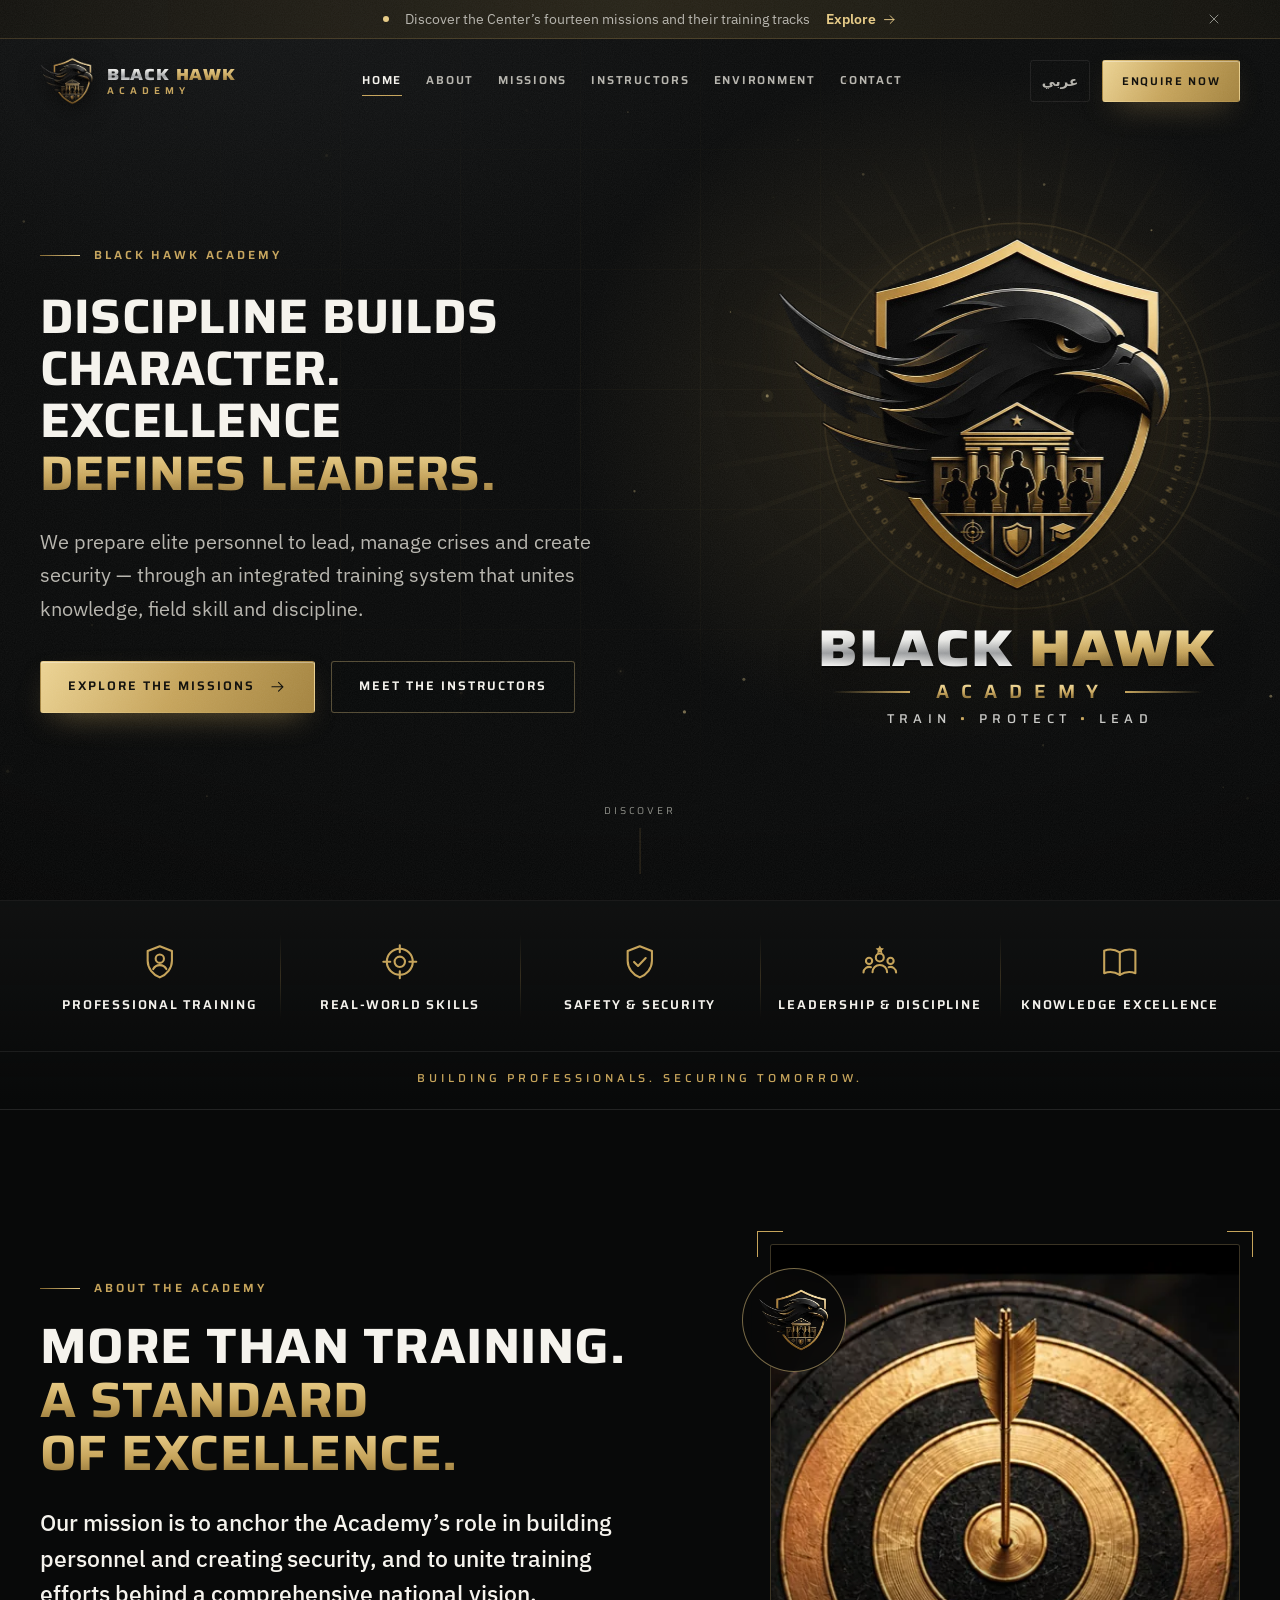
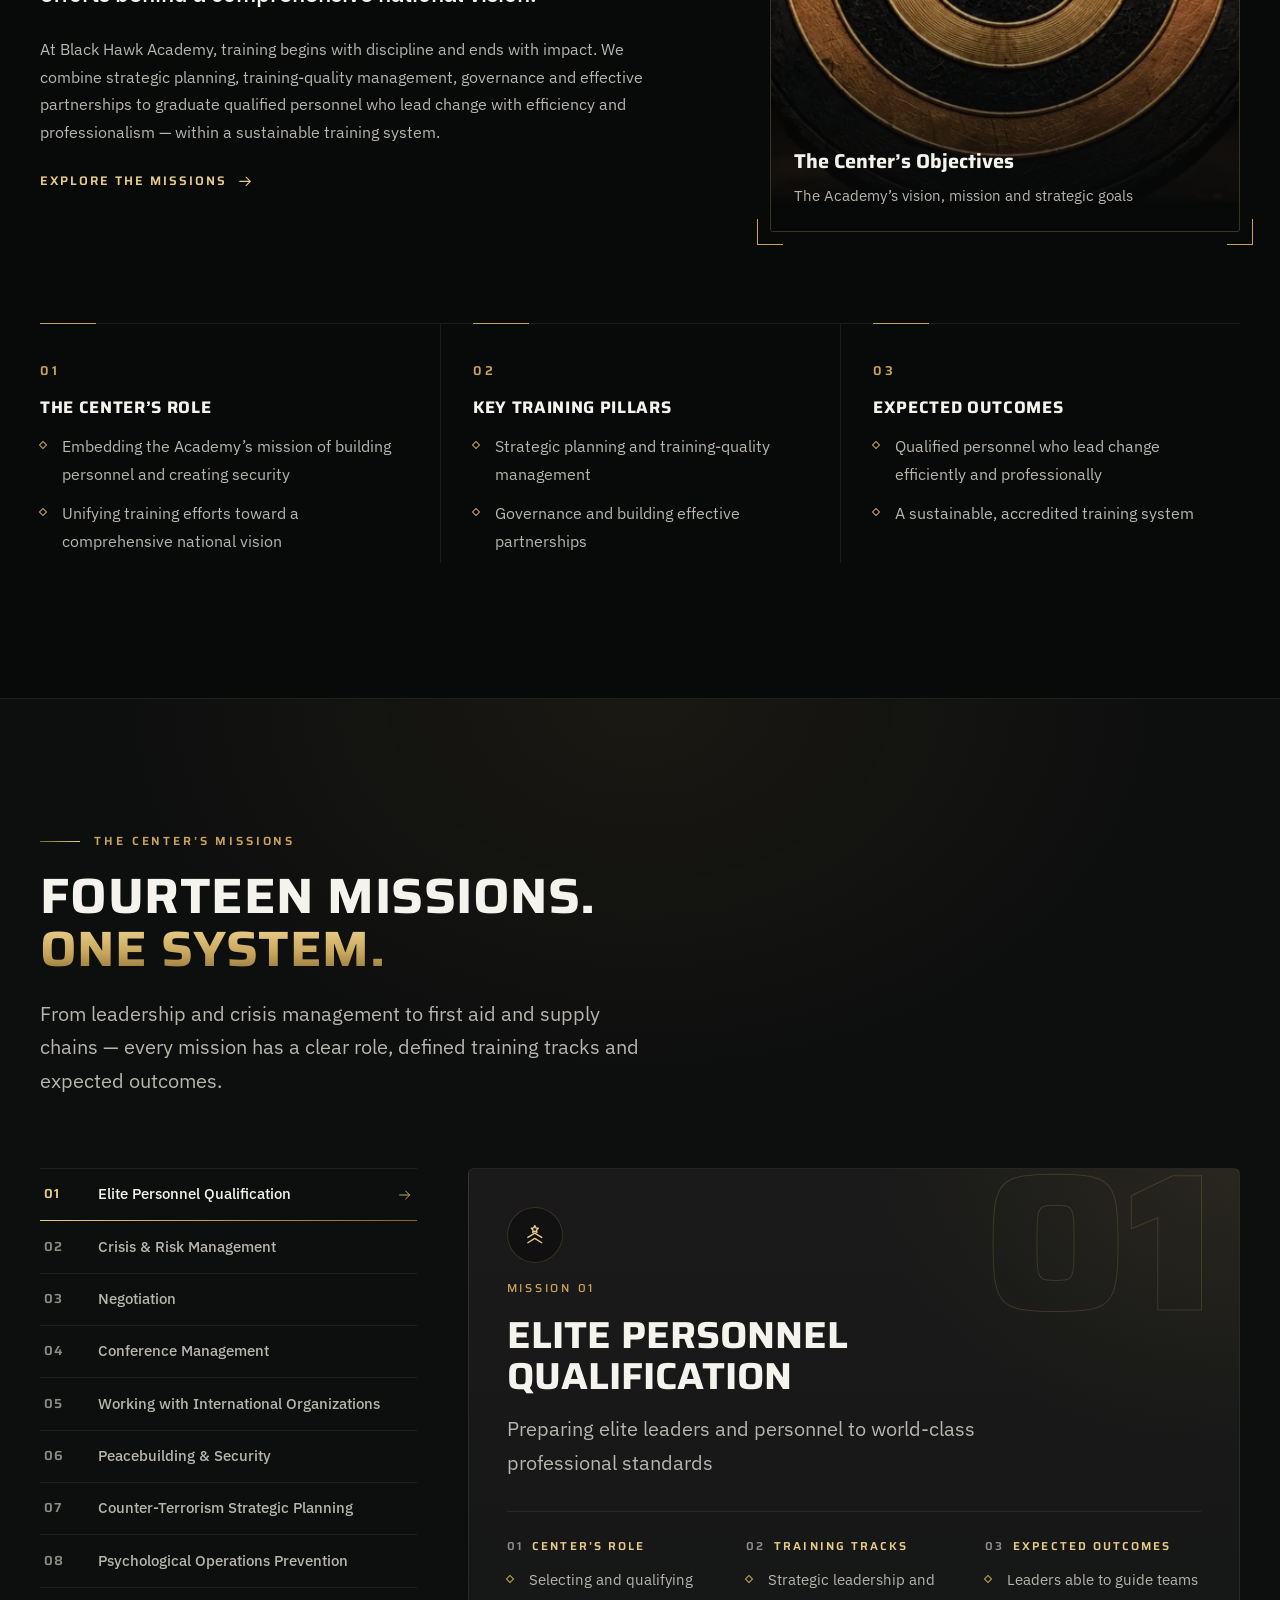
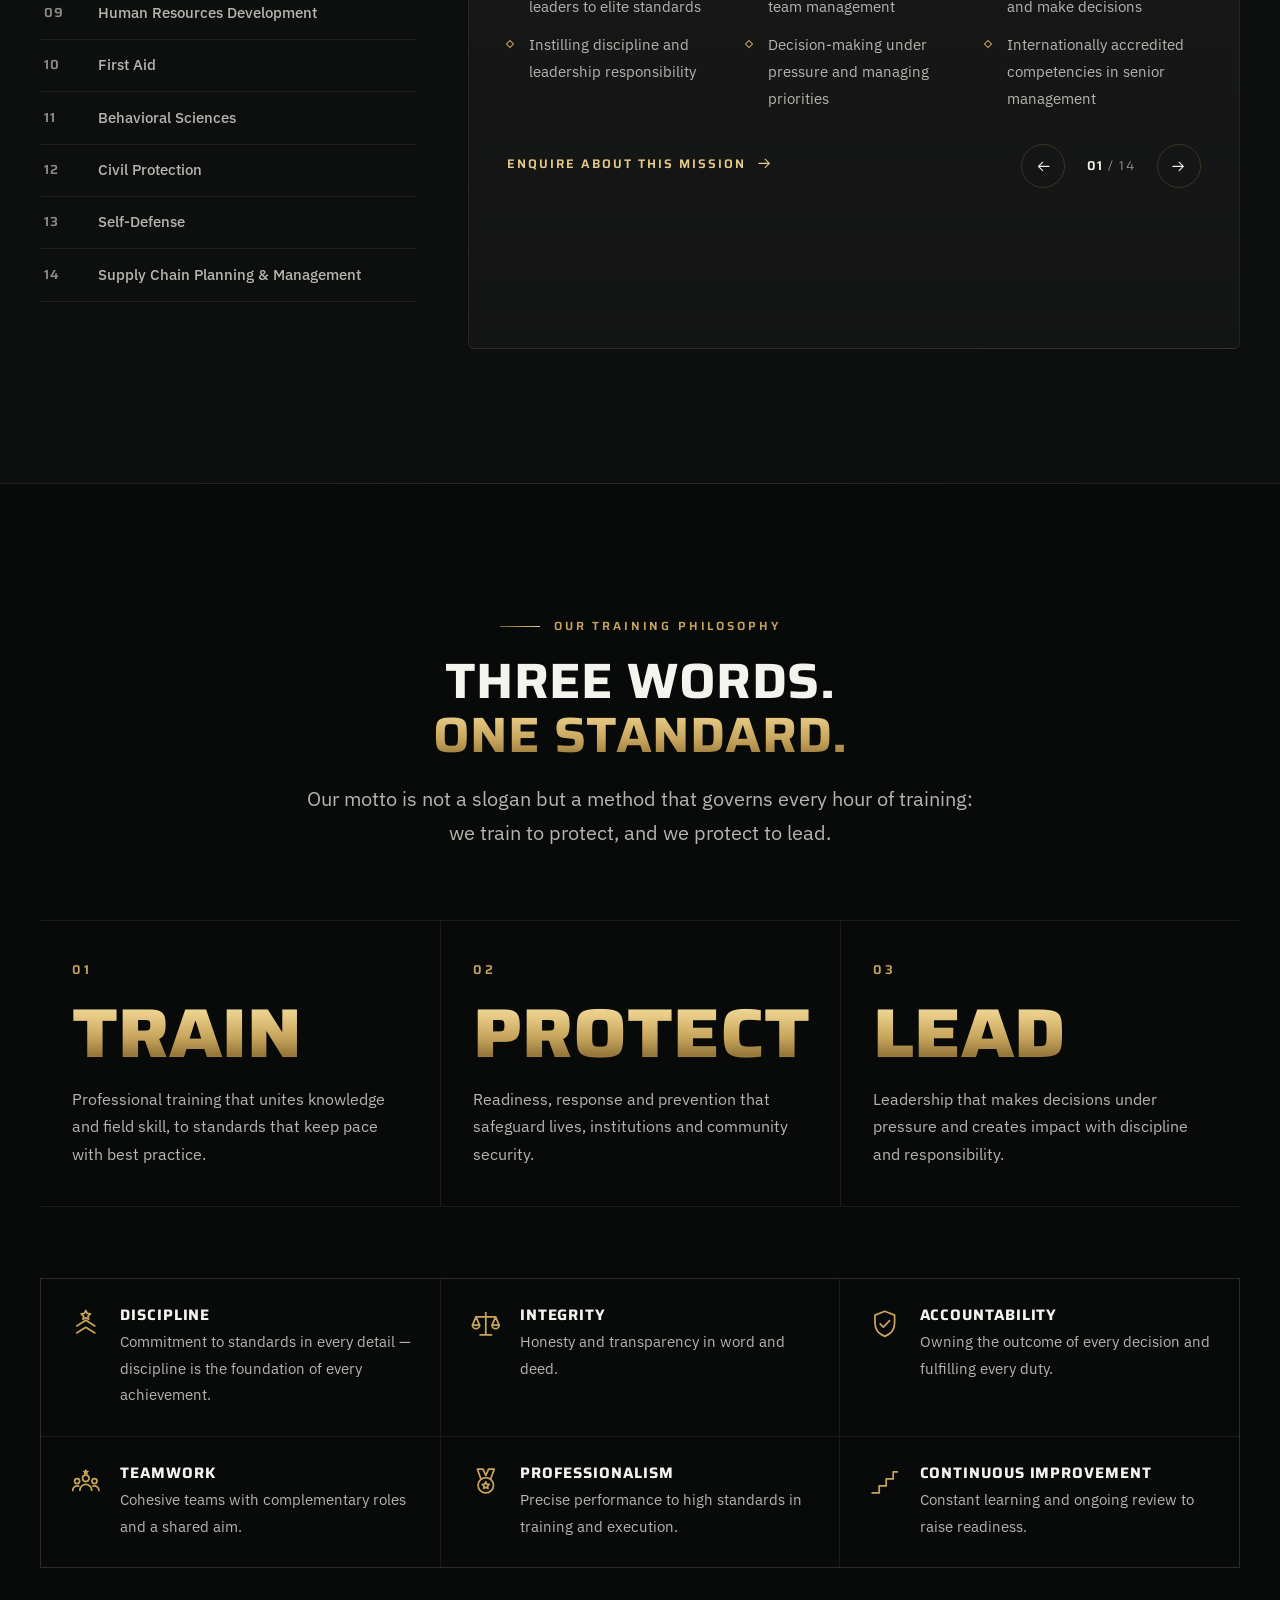
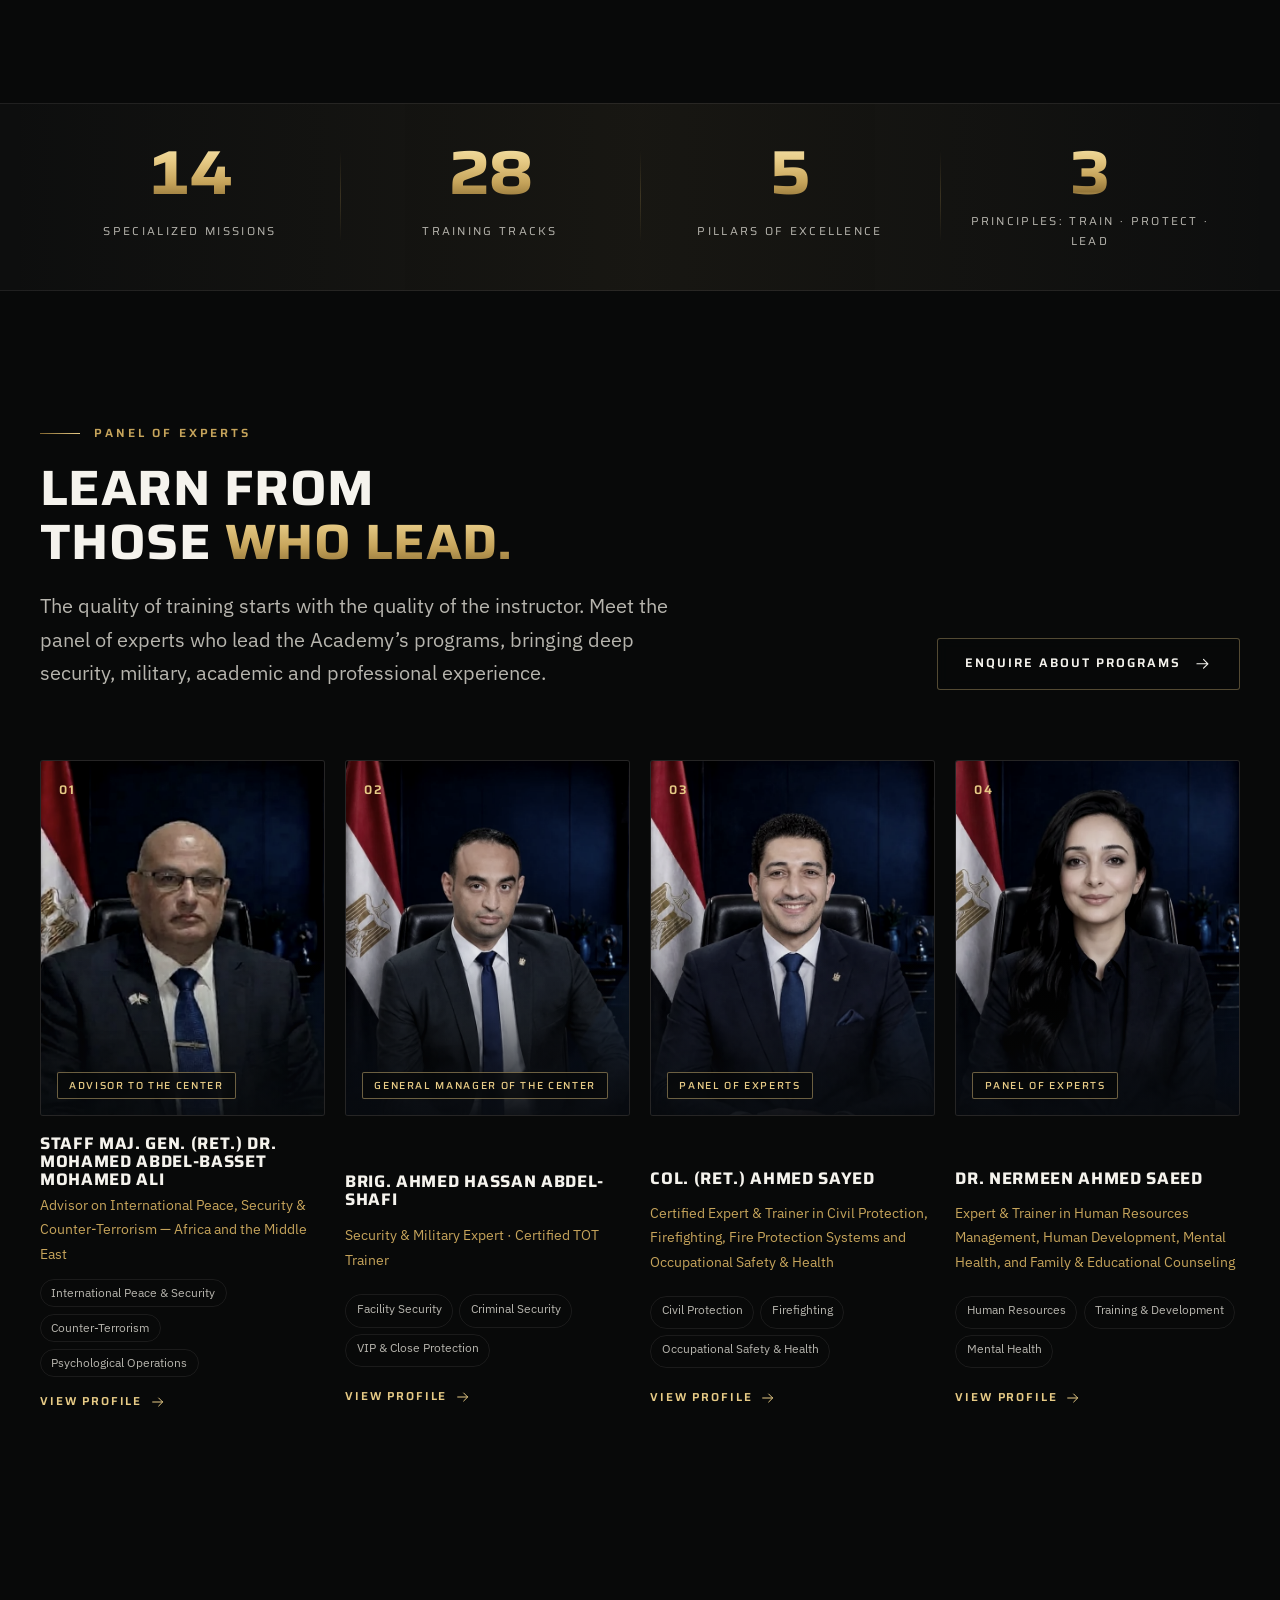
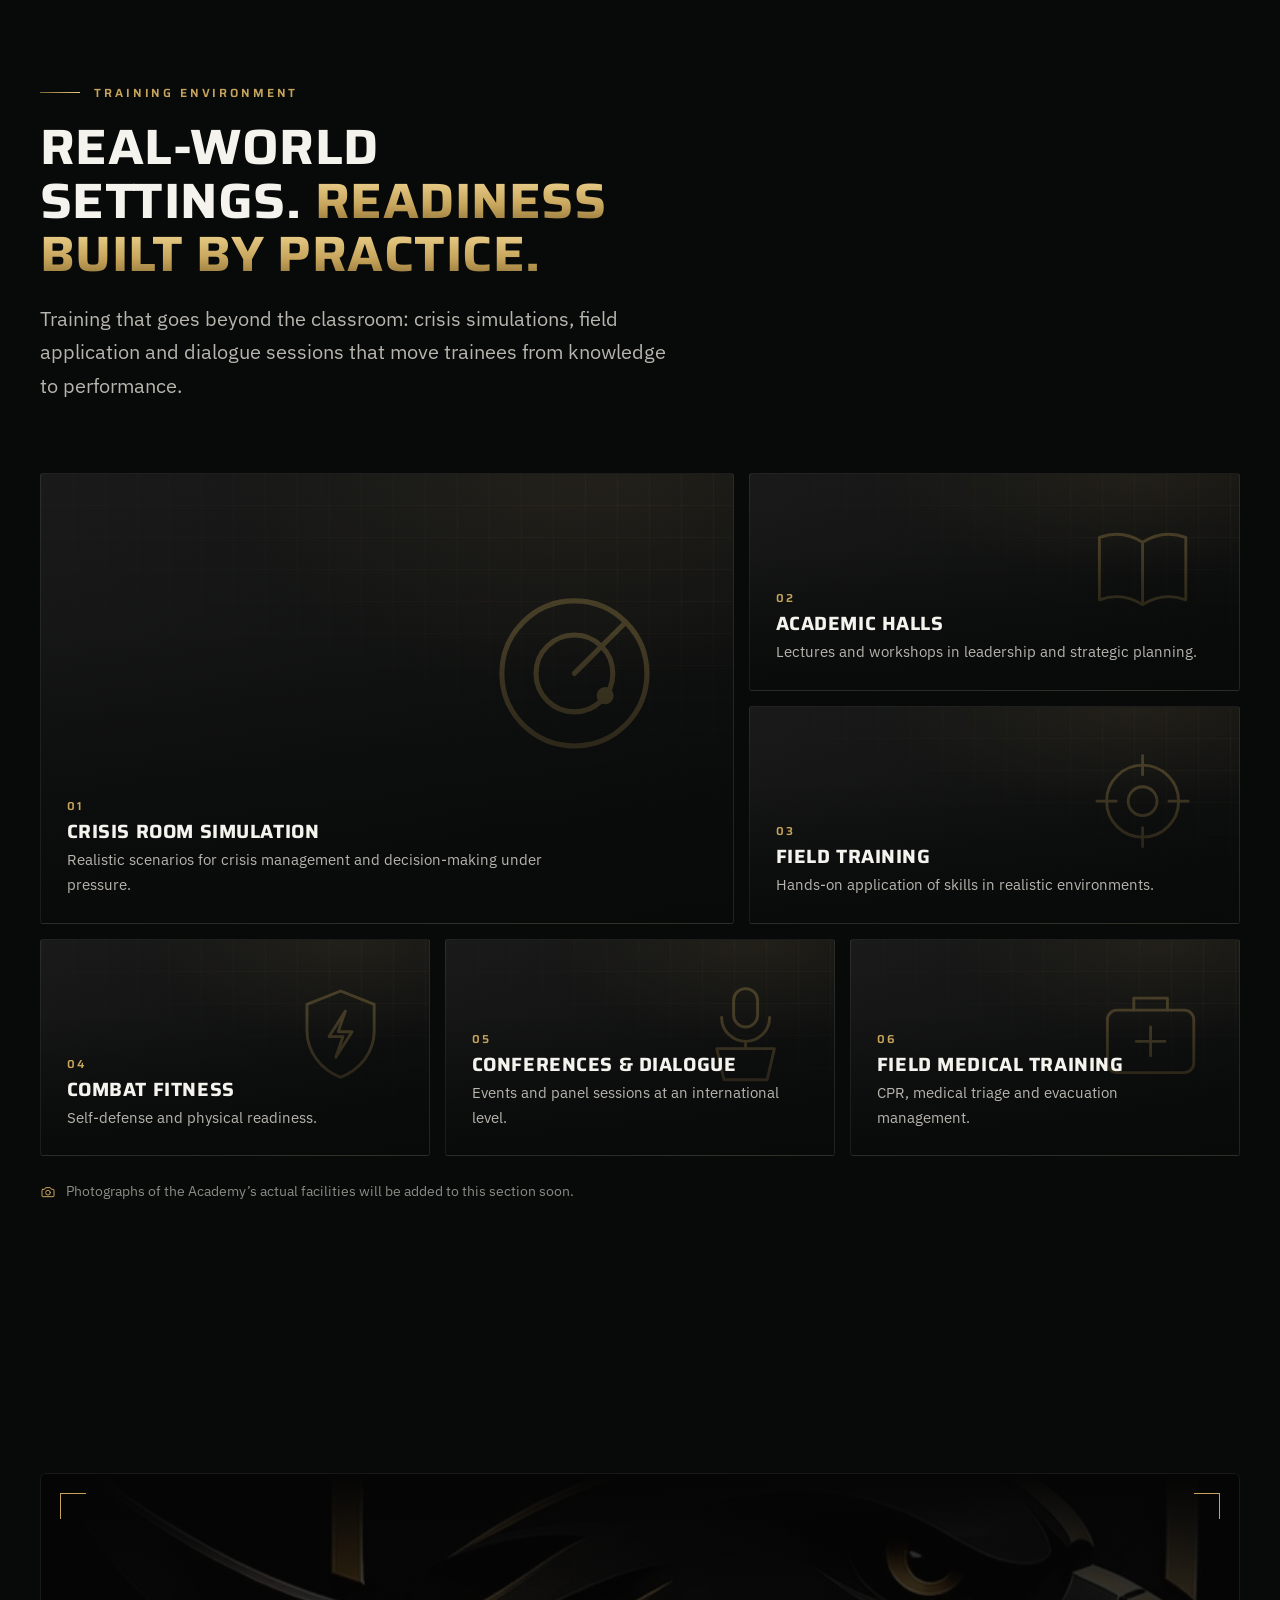
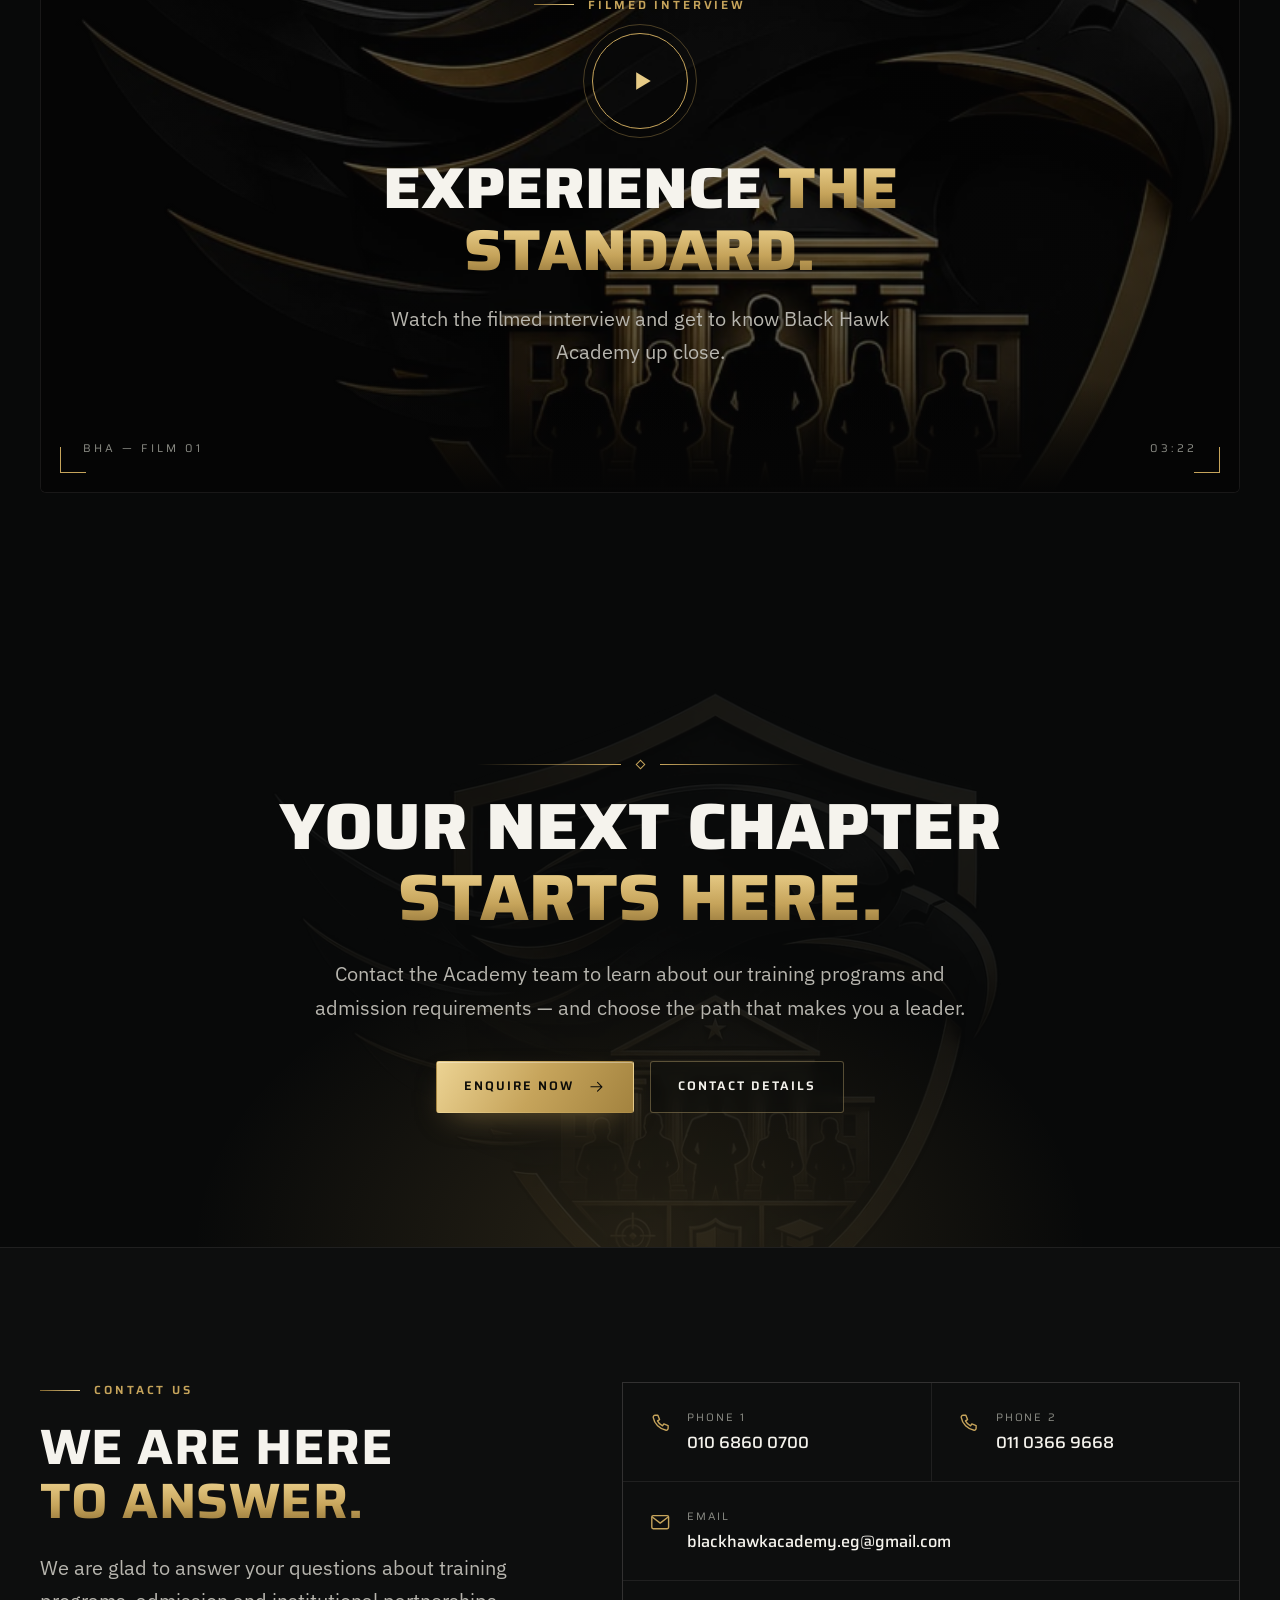
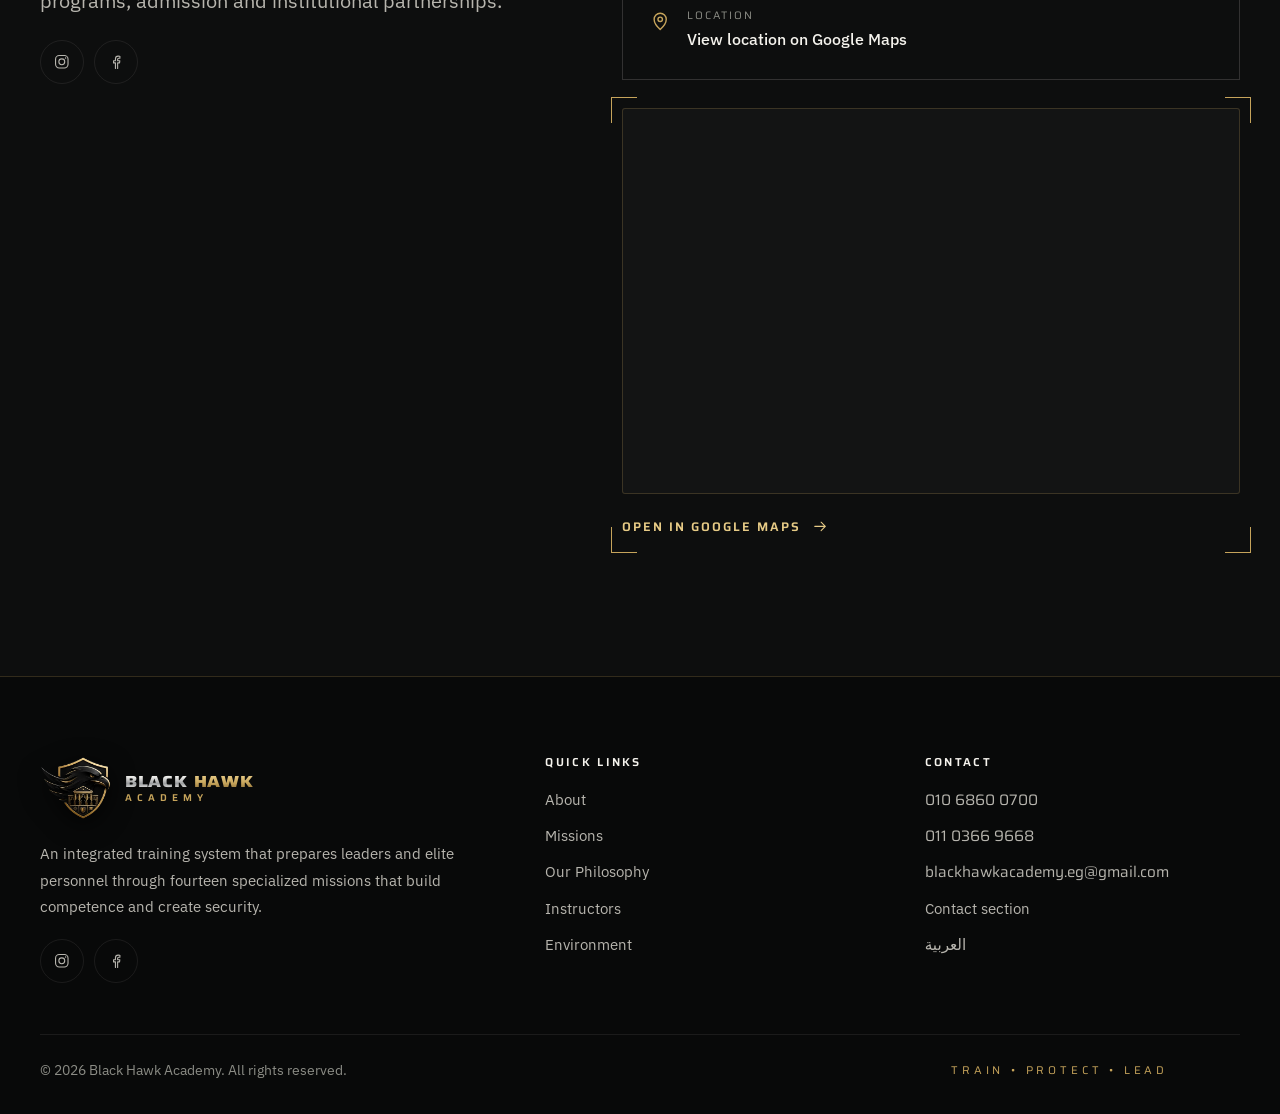
<file: en.html>
<!doctype html>
<html lang="en" dir="ltr" data-base="">
<head>
  <meta charset="utf-8">
  <meta name="viewport" content="width=device-width, initial-scale=1, viewport-fit=cover">
  <title>Black Hawk Academy | Train • Protect • Lead</title>
  <meta name="description" content="Black Hawk Academy — an integrated training system that prepares leaders and elite personnel through fourteen specialized missions, from crisis management and negotiation to civil protection and first aid.">
  <meta name="theme-color" content="#080909">
  <meta name="color-scheme" content="dark">

  <!-- When the domain is known, replace YOUR-DOMAIN and uncomment (see deployment.md):
  <link rel="canonical" href="https://YOUR-DOMAIN/en.html">
  <link rel="alternate" hreflang="ar" href="https://YOUR-DOMAIN/">
  <link rel="alternate" hreflang="en" href="https://YOUR-DOMAIN/en.html">
  <link rel="alternate" hreflang="x-default" href="https://YOUR-DOMAIN/">
  -->

  <meta property="og:type" content="website">
  <meta property="og:site_name" content="Black Hawk Academy — أكاديمية بلاك هوك">
  <meta property="og:title" content="Black Hawk Academy | Train • Protect • Lead">
  <meta property="og:description" content="An integrated training system for building personnel and creating security — fourteen specialized missions.">
  <!-- Social previews need an absolute URL: change to https://YOUR-DOMAIN/og-image.jpg -->
  <meta property="og:image" content="og-image.jpg">
  <meta property="og:image:width" content="1200">
  <meta property="og:image:height" content="630">
  <meta property="og:locale" content="en_US">
  <meta property="og:locale:alternate" content="ar_AR">
  <meta name="twitter:card" content="summary_large_image">

  <link rel="icon" type="image/png" sizes="32x32" href="favicon-32.png">
  <link rel="icon" type="image/png" sizes="512x512" href="icon-512.png">
  <link rel="apple-touch-icon" href="apple-touch-icon.png">

  <link rel="preconnect" href="https://fonts.googleapis.com">
  <link rel="preconnect" href="https://fonts.gstatic.com" crossorigin>
  <link rel="stylesheet" href="https://fonts.googleapis.com/css2?family=IBM+Plex+Sans:wght@300;400;500;600&family=Noto+Kufi+Arabic:wght@600..700&family=Saira:wdth,wght@100..125,400..800&display=swap">
  <link rel="preload" as="image" href="emblem.webp" type="image/webp" fetchpriority="high">

  <link rel="stylesheet" href="style.css?v=20261010-4">
  <link rel="stylesheet" href="animations.css?v=20261010-4">
  <link rel="stylesheet" href="responsive.css?v=20261010-4">

  <script>document.documentElement.classList.add('js');</script>
  <script src="config.js?v=20261010-4" defer></script>
  <script src="data.js?v=20261010-4" defer></script>
  <script src="main.js?v=20261010-4" defer></script>
  <script src="navigation.js?v=20261010-4" defer></script>
  <script src="animations.js?v=20261010-4" defer></script>
</head>
<body>
  <a class="skip-link" href="#main">Skip to content</a>

  <!-- Icon sprite ----------------------------------------------------------->
  <svg xmlns="http://www.w3.org/2000/svg" width="0" height="0" style="position:absolute" aria-hidden="true" focusable="false">
    <symbol id="i-arrow" viewBox="0 0 24 24"><path d="M4 12h15M13 6l6 6-6 6"/></symbol>
    <symbol id="i-arrow-up" viewBox="0 0 24 24"><path d="M12 20V5M6 11l6-6 6 6"/></symbol>
    <symbol id="i-close" viewBox="0 0 24 24"><path d="M6 6l12 12M18 6L6 18"/></symbol>
    <symbol id="i-play" viewBox="0 0 24 24"><path d="M7 4.5v15l12.5-7.5z" fill="currentColor" stroke="none"/></symbol>
    <symbol id="i-mail" viewBox="0 0 24 24"><rect x="3" y="5" width="18" height="14" rx="1.5"/><path d="M3.5 6.5l8.5 6.5 8.5-6.5"/></symbol>
    <symbol id="i-phone" viewBox="0 0 24 24"><path d="M6.5 3.5h3l1.8 4.6-2.2 1.4a11.5 11.5 0 0 0 5.4 5.4l1.4-2.2 4.6 1.8v3a2 2 0 0 1-2.2 2A17 17 0 0 1 4.5 5.7a2 2 0 0 1 2-2.2z"/></symbol>
    <symbol id="i-whatsapp" viewBox="0 0 24 24"><path d="M4.5 19.5l1.2-3.6A8.2 8.2 0 1 1 9 18.6z"/><path d="M9.2 8.6c.2-.5.6-.6.9-.6h.5l.9 2.1-.7.9a5 5 0 0 0 2.3 2.3l.9-.7 2.1.9v.5c0 .3-.1.7-.6.9-.7.4-1.6.4-2.5 0a7.5 7.5 0 0 1-3.8-3.8c-.4-.9-.4-1.8 0-2.5z"/></symbol>
    <symbol id="i-pin" viewBox="0 0 24 24"><path d="M12 21s-6.5-5.8-6.5-11a6.5 6.5 0 0 1 13 0c0 5.2-6.5 11-6.5 11z"/><circle cx="12" cy="10" r="2.4"/></symbol>
    <symbol id="i-clock" viewBox="0 0 24 24"><circle cx="12" cy="12" r="8.5"/><path d="M12 7.5V12l3 2"/></symbol>
    <symbol id="i-camera" viewBox="0 0 24 24"><path d="M4 8h3l1.5-2.5h7L17 8h3a1 1 0 0 1 1 1v9a1 1 0 0 1-1 1H4a1 1 0 0 1-1-1V9a1 1 0 0 1 1-1z"/><circle cx="12" cy="13" r="3.5"/></symbol>
    <symbol id="i-instagram" viewBox="0 0 24 24"><rect x="3.5" y="3.5" width="17" height="17" rx="5"/><circle cx="12" cy="12" r="4"/><circle cx="17.2" cy="6.8" r="1" fill="currentColor" stroke="none"/></symbol>
    <symbol id="i-x" viewBox="0 0 24 24"><path fill="currentColor" stroke="none" transform="translate(2.4 2.4) scale(.8)" d="M18.901 1.153h3.68l-8.04 9.19L24 22.846h-7.406l-5.8-7.584-6.638 7.584H.474l8.6-9.83L0 1.154h7.594l5.243 6.932ZM17.61 20.644h2.039L6.486 3.24H4.298Z"/></symbol>
    <symbol id="i-linkedin" viewBox="0 0 24 24"><rect x="3.5" y="3.5" width="17" height="17" rx="2.5"/><path d="M8 10.5v6M8 7.5v.01M11.5 16.5v-6M11.5 13.2c0-1.7 1-2.7 2.4-2.7s2.1 1 2.1 2.7v3.3"/></symbol>
    <symbol id="i-youtube" viewBox="0 0 24 24"><rect x="2.5" y="5.5" width="19" height="13" rx="4"/><path d="M10.2 9.2v5.6l4.8-2.8z" fill="currentColor" stroke="none"/></symbol>
    <symbol id="i-facebook" viewBox="0 0 24 24"><path d="M14.5 21v-7.5h2.6l.4-3h-3V8.6c0-.9.3-1.5 1.5-1.5h1.6V4.4c-.3 0-1.2-.1-2.3-.1-2.3 0-3.8 1.4-3.8 3.9v2.3H8.9v3h2.6V21"/></symbol>
    <symbol id="i-tiktok" viewBox="0 0 24 24"><path d="M14.5 3.5v11.3a3.7 3.7 0 1 1-3.7-3.7"/><path d="M14.5 3.5c.4 2.6 2.2 4.4 5 4.6"/></symbol>
    <symbol id="i-telegram" viewBox="0 0 24 24"><path d="M21 4.5L3.5 11.3l5.6 2 2 6.2 3.2-3.9 4.8 3.6z"/><path d="M9.1 13.3l8.4-6"/></symbol>
    <symbol id="i-pro" viewBox="0 0 24 24"><path d="M12 3l7 2.8v5.6c0 4.3-2.9 7.9-7 9.6-4.1-1.7-7-5.3-7-9.6V5.8z"/><circle cx="12" cy="10.2" r="2.4"/><path d="M8.2 16.2a4.3 4.3 0 0 1 7.6 0"/></symbol>
    <symbol id="i-crosshair" viewBox="0 0 24 24"><circle cx="12" cy="12" r="7.5"/><circle cx="12" cy="12" r="3"/><path d="M12 2.5v4M12 17.5v4M2.5 12h4M17.5 12h4"/></symbol>
    <symbol id="i-shield-check" viewBox="0 0 24 24"><path d="M12 3l7 2.8v5.6c0 4.3-2.9 7.9-7 9.6-4.1-1.7-7-5.3-7-9.6V5.8z"/><path d="M8.7 12.1l2.3 2.3 4.4-4.6"/></symbol>
    <symbol id="i-team" viewBox="0 0 24 24"><circle cx="12" cy="9.5" r="2.3"/><path d="M7.8 18a4.2 4.2 0 0 1 8.4 0"/><circle cx="5.8" cy="11.5" r="1.8"/><path d="M2.6 18.2a3.3 3.3 0 0 1 4.3-3.1"/><circle cx="18.2" cy="11.5" r="1.8"/><path d="M21.4 18.2a3.3 3.3 0 0 0-4.3-3.1"/><path d="M12 2.6l.75 1.5 1.65.25-1.2 1.15.3 1.65L12 6.4l-1.5.75.3-1.65-1.2-1.15 1.65-.25z" fill="currentColor" stroke="none"/></symbol>
    <symbol id="i-book" viewBox="0 0 24 24"><path d="M3 5.6c3-1.1 6-.9 9 1 3-1.9 6-2.1 9-1v13c-3-1.1-6-.9-9 1-3-1.9-6-2.1-9-1z"/><path d="M12 6.6v13"/></symbol>
    <symbol id="i-rank" viewBox="0 0 24 24"><path d="M5.5 13.5l6.5-4 6.5 4M5.5 18.5l6.5-4 6.5 4"/><path d="M12 2.5l1 2.1 2.3.3-1.7 1.6.4 2.3-2-1.1-2 1.1.4-2.3-1.7-1.6 2.3-.3z"/></symbol>
    <symbol id="i-radar" viewBox="0 0 24 24"><circle cx="12" cy="12" r="8.5"/><circle cx="12" cy="12" r="4.5"/><path d="M12 12l6-6"/><circle cx="15.6" cy="14.6" r="1" fill="currentColor" stroke="none"/></symbol>
    <symbol id="i-dialogue" viewBox="0 0 24 24"><path d="M3.5 5h10a1 1 0 0 1 1 1v6a1 1 0 0 1-1 1H8.5l-3.5 3v-3H3.5a1 1 0 0 1-1-1V6a1 1 0 0 1 1-1z"/><path d="M17 9h3.5a1 1 0 0 1 1 1v6a1 1 0 0 1-1 1H19v3l-3.5-3h-4a1 1 0 0 1-1-1v-1.5"/></symbol>
    <symbol id="i-podium" viewBox="0 0 24 24"><rect x="9.5" y="2.5" width="5" height="8" rx="2.5"/><path d="M7 8.5a5 5 0 0 0 10 0M12 13.5V15"/><path d="M6 15h12l-1.5 6.5h-9z"/></symbol>
    <symbol id="i-globe" viewBox="0 0 24 24"><circle cx="12" cy="12" r="8.5"/><path d="M3.5 12h17M12 3.5c2.3 2.4 3.5 5.2 3.5 8.5s-1.2 6.1-3.5 8.5c-2.3-2.4-3.5-5.2-3.5-8.5s1.2-6.1 3.5-8.5z"/></symbol>
    <symbol id="i-peace" viewBox="0 0 24 24"><path d="M12 3l7 2.8v5.6c0 4.3-2.9 7.9-7 9.6-4.1-1.7-7-5.3-7-9.6V5.8z"/><path d="M12 15.6s-3.4-2.1-3.4-4.4a1.8 1.8 0 0 1 3.4-.9 1.8 1.8 0 0 1 3.4.9c0 2.3-3.4 4.4-3.4 4.4z"/></symbol>
    <symbol id="i-plan" viewBox="0 0 24 24"><rect x="4.5" y="4" width="15" height="17" rx="1.5"/><path d="M9 4V2.5h6V4"/><circle cx="12" cy="13" r="3.2"/><path d="M12 8.3v1.5M12 16.2v1.5M7.3 13h1.5M15.2 13h1.5"/></symbol>
    <symbol id="i-mind" viewBox="0 0 24 24"><path d="M14.5 21v-3h2a1.5 1.5 0 0 0 1.5-1.5V14l1.6-.6-1.6-3.1A7 7 0 1 0 7.5 15.6V21"/><path d="M11.5 7l2.6 1v1.9c0 1.6-1.1 2.9-2.6 3.4-1.5-.5-2.6-1.8-2.6-3.4V8z"/></symbol>
    <symbol id="i-growth" viewBox="0 0 24 24"><circle cx="8" cy="8" r="2.6"/><path d="M3.5 18.5a4.5 4.5 0 0 1 9 0"/><path d="M14 17l3-3.2 2 2 3-4.3"/><path d="M19.4 11.5H22V14"/></symbol>
    <symbol id="i-medical" viewBox="0 0 24 24"><rect x="3" y="7" width="18" height="13" rx="2"/><path d="M8.5 7V4.5h7V7"/><path d="M12 10.5v6M9 13.5h6"/></symbol>
    <symbol id="i-eye" viewBox="0 0 24 24"><path d="M2.5 12S6 5.5 12 5.5 21.5 12 21.5 12 18 18.5 12 18.5 2.5 12 2.5 12z"/><circle cx="12" cy="12" r="3"/><circle cx="12" cy="12" r="1" fill="currentColor" stroke="none"/></symbol>
    <symbol id="i-flame" viewBox="0 0 24 24"><path d="M12 21a6.2 6.2 0 0 0 6.2-6.2c0-3.6-2.6-5.6-3.6-8.8-1.6 1.5-2.1 3.1-2.1 4.6-1-1-1.6-2.5-1.6-4.1-2.9 2-5.1 4.6-5.1 8.3A6.2 6.2 0 0 0 12 21z"/><path d="M12 21a2.6 2.6 0 0 1-2.6-2.6c0-1.8 1.4-2.9 2.6-4.6 1.2 1.7 2.6 2.8 2.6 4.6A2.6 2.6 0 0 1 12 21z"/></symbol>
    <symbol id="i-guard" viewBox="0 0 24 24"><path d="M12 3l7 2.8v5.6c0 4.3-2.9 7.9-7 9.6-4.1-1.7-7-5.3-7-9.6V5.8z"/><path d="M13 7.2l-3.4 5.3h2.9l-1.5 4.3 3.4-5.3h-2.9z"/></symbol>
    <symbol id="i-supply" viewBox="0 0 24 24"><path d="M2.5 7.5L7 5.2l4.5 2.3v5L7 14.8l-4.5-2.3z"/><path d="M2.5 7.5L7 9.8l4.5-2.3M7 9.8v5"/><path d="M11.5 10h3.8a3 3 0 0 1 3 3v3"/><circle cx="18.3" cy="18.3" r="2.3"/></symbol>
    <symbol id="i-scale" viewBox="0 0 24 24"><path d="M12 4v16M8 20h8M5 7h14"/><path d="M5 7l-2.5 6h5zM19 7l-2.5 6h5z"/><path d="M2.5 13a2.5 2.5 0 0 0 5 0M16.5 13a2.5 2.5 0 0 0 5 0"/></symbol>
    <symbol id="i-medal" viewBox="0 0 24 24"><circle cx="12" cy="14.5" r="5.5"/><path d="M8.6 10.2L6 3h4l2 4.5L14 3h4l-2.6 7.2"/><path d="M12 12l.8 1.6 1.7.25-1.25 1.2.3 1.7-1.55-.8-1.55.8.3-1.7-1.25-1.2 1.7-.25z"/></symbol>
    <symbol id="i-steps" viewBox="0 0 24 24"><path d="M3 20h5v-5h5v-5h5V5h3"/></symbol>
  </svg>

  <!-- Header ---------------------------------------------------------------->
  <header class="site-header" data-header>
    <div class="announce" data-announce hidden>
      <div class="announce__inner">
        <div class="announce__bar container">
          <span class="announce__dot" aria-hidden="true"></span>
          <span data-announce-text></span>
          <a class="announce__link" href="#missions" data-announce-link>
            <span data-announce-link-text></span>
            <svg class="icon icon--flip" aria-hidden="true"><use href="#i-arrow"/></svg>
          </a>
          <button class="announce__close" type="button" aria-label="Close announcement" data-announce-close>
            <svg class="icon" aria-hidden="true"><use href="#i-close"/></svg>
          </button>
        </div>
      </div>
    </div>

    <div class="container nav">
      <a class="brand" href="#home" aria-label="Black Hawk Academy — Home">
        <picture>
          <source srcset="emblem-sm.webp" type="image/webp">
          <img class="brand__mark" src="emblem-sm.png" alt="" width="260" height="233">
        </picture>
        <span class="brand__text">
          <span class="brand__name" lang="en"><span class="text-silver">BLACK</span> <span class="text-gold">HAWK</span></span>
          <span class="brand__sub">ACADEMY</span>
        </span>
      </a>

      <nav aria-label="Main navigation">
        <ul class="nav__links" data-nav-links>
          <li><a class="nav__link" href="#home">Home</a></li>
          <li><a class="nav__link" href="#about">About</a></li>
          <li><a class="nav__link" href="#missions">Missions</a></li>
          <li><a class="nav__link" href="#instructors">Instructors</a></li>
          <li><a class="nav__link" href="#environment">Environment</a></li>
          <li><a class="nav__link" href="#contact">Contact</a></li>
        </ul>
      </nav>

      <div class="nav__actions">
        <a class="lang-switch" href="./" hreflang="ar" lang="ar" data-lang-switch aria-label="النسخة العربية"><span>عربي</span></a>
        <a class="btn btn--gold btn--sm nav__cta" href="#contact" data-enquire>Enquire Now</a>
        <button class="nav-toggle" type="button" aria-expanded="false" aria-controls="mobile-menu" aria-label="Open menu" data-nav-toggle data-label-open="Open menu" data-label-close="Close menu">
          <span class="nav-toggle__bar"></span>
          <span class="nav-toggle__bar"></span>
        </button>
      </div>
    </div>
  </header>

  <!-- Mobile menu ----------------------------------------------------------->
  <div class="mobile-menu" id="mobile-menu" data-mobile-menu>
    <nav aria-label="Mobile navigation">
      <ul class="mobile-menu__list">
        <li style="--i:0"><a class="mobile-menu__link" href="#home"><span>01</span>Home</a></li>
        <li style="--i:1"><a class="mobile-menu__link" href="#about"><span>02</span>About</a></li>
        <li style="--i:2"><a class="mobile-menu__link" href="#missions"><span>03</span>Missions</a></li>
        <li style="--i:3"><a class="mobile-menu__link" href="#instructors"><span>04</span>Instructors</a></li>
        <li style="--i:4"><a class="mobile-menu__link" href="#environment"><span>05</span>Environment</a></li>
        <li style="--i:5"><a class="mobile-menu__link" href="#contact"><span>06</span>Contact</a></li>
      </ul>
    </nav>
    <div class="mobile-menu__footer">
      <a class="btn btn--gold" href="#contact" data-enquire>Enquire Now <svg class="icon icon--flip" aria-hidden="true"><use href="#i-arrow"/></svg></a>
      <p class="mobile-menu__motto">Train • Protect • Lead</p>
    </div>
  </div>

  <main id="main">
    <!-- HERO ---------------------------------------------------------------->
    <section class="hero" id="home" aria-labelledby="hero-title">
      <div class="hero__bg" aria-hidden="true">
        <div class="hero__lines"></div>
        <canvas class="hero__canvas" data-embers></canvas>
        <div class="hero__vignette"></div>
      </div>

      <div class="container hero__layout">
        <div class="hero__content">
          <p class="eyebrow">Black Hawk Academy</p>
          <h1 class="hero__title" id="hero-title">
            <span class="line">Discipline builds character.</span>
            <span class="line">Excellence <em>defines leaders.</em></span>
          </h1>
          <p class="hero__lead">We prepare elite personnel to lead, manage crises and create security — through an integrated training system that unites knowledge, field skill and discipline.</p>
          <div class="hero__actions">
            <a class="btn btn--gold" href="#missions">Explore the Missions <svg class="icon icon--flip" aria-hidden="true"><use href="#i-arrow"/></svg></a>
            <a class="btn btn--ghost" href="#instructors">Meet the Instructors</a>
          </div>
        </div>

        <div class="hero__visual">
          <div class="crest" data-crest>
            <div class="crest__float">
              <div class="crest__rays" aria-hidden="true"></div>
              <div class="crest__glow" aria-hidden="true"></div>
              <svg class="crest__seal" viewBox="0 0 800 800" aria-hidden="true" focusable="false">
                <defs>
                  <path id="seal-path" d="M400 400m-338 0a338 338 0 1 1 676 0a338 338 0 1 1-676 0"/>
                </defs>
                <circle class="seal__ring seal__ring--outer" cx="400" cy="400" r="392" pathLength="1" transform="rotate(-90 400 400)"/>
                <g class="seal__ticks-wrap"><g class="seal__spin seal__spin--rev"><circle class="seal__ticks" cx="400" cy="400" r="372"/></g></g>
                <g class="seal__text-wrap">
                  <g class="seal__spin">
                    <text class="seal__text"><textPath href="#seal-path" textLength="2110" lengthAdjust="spacing">BLACK HAWK ACADEMY • TRAIN • PROTECT • LEAD • BUILDING PROFESSIONALS • SECURING TOMORROW •</textPath></text>
                  </g>
                </g>
                <circle class="seal__ring seal__ring--inner" cx="400" cy="400" r="306" pathLength="1" transform="rotate(-90 400 400)"/>
              </svg>
              <svg class="crest__trace" viewBox="0 0 780 700" aria-hidden="true" focusable="false">
                <path class="trace" pathLength="1" d="M467 32L725 132L724.5 212L706.5 382C700 402 693.8 424 687 442C680.2 460 674 474 665.5 490C657 506 647.8 522 636 538C624.2 554 605.9 574 594.5 586C583.1 598 577.6 602 567.5 610C557.4 618 546.1 626 534 634C521.9 642 506.2 650.8 495 658C483.8 665.2 476.3 670.7 467 677"/>
                <path class="trace" pathLength="1" d="M467 32L209 132L209.5 212L227.5 382C234 402 240.2 424 247 442C253.8 460 260 474 268.5 490C277 506 286.2 522 298 538C309.8 554 328.1 574 339.5 586C350.9 598 356.4 602 366.5 610C376.6 618 387.9 626 400 634C412.1 642 427.8 650.8 439 658C450.2 665.2 457.7 670.7 467 677"/>
              </svg>
              <picture class="crest__emblem">
                <source srcset="emblem.webp" type="image/webp">
                <img src="emblem.png" width="780" height="700" alt="Black Hawk Academy emblem: a black hawk with outstretched wings over a gold shield bearing the academy building and its people" fetchpriority="high" decoding="async">
              </picture>
              <div class="crest__shine" aria-hidden="true"></div>
              <span class="crest__glint" aria-hidden="true"></span>
            </div>
          </div>

          <div class="wordmark" role="img" aria-label="Black Hawk Academy — Train, Protect, Lead" lang="en">
            <span class="wordmark__name" aria-hidden="true">
              <span class="wordmark__word wordmark__word--silver"><span class="wordmark__char" style="--i:0">B</span><span class="wordmark__char" style="--i:1">L</span><span class="wordmark__char" style="--i:2">A</span><span class="wordmark__char" style="--i:3">C</span><span class="wordmark__char" style="--i:4">K</span></span>
              <span class="wordmark__word wordmark__word--gold"><span class="wordmark__char" style="--i:5">H</span><span class="wordmark__char" style="--i:6">A</span><span class="wordmark__char" style="--i:7">W</span><span class="wordmark__char" style="--i:8">K</span></span>
            </span>
            <span class="wordmark__academy" aria-hidden="true"><span class="wordmark__rule"></span><span class="wordmark__academy-text">ACADEMY</span><span class="wordmark__rule"></span></span>
            <span class="wordmark__motto" aria-hidden="true">TRAIN <b>•</b> PROTECT <b>•</b> LEAD</span>
          </div>
        </div>
      </div>

      <a class="scroll-cue" href="#pillars" aria-label="Scroll to the next section">
        <span aria-hidden="true">Discover</span>
        <span class="scroll-cue__line" aria-hidden="true"></span>
      </a>
    </section>

    <!-- PILLARS (from the emblem) ------------------------------------------->
    <section class="pillars" id="pillars" aria-label="Academy pillars">
      <div class="container">
        <ul class="pillars__list" role="list" data-reveal-group>
          <li class="pillar" data-reveal="up">
            <svg class="icon pillar__icon" aria-hidden="true"><use href="#i-pro"/></svg>
            <span class="pillar__title">Professional Training</span>
          </li>
          <li class="pillar" data-reveal="up">
            <svg class="icon pillar__icon" aria-hidden="true"><use href="#i-crosshair"/></svg>
            <span class="pillar__title">Real-World Skills</span>
          </li>
          <li class="pillar" data-reveal="up">
            <svg class="icon pillar__icon" aria-hidden="true"><use href="#i-shield-check"/></svg>
            <span class="pillar__title">Safety &amp; Security</span>
          </li>
          <li class="pillar" data-reveal="up">
            <svg class="icon pillar__icon" aria-hidden="true"><use href="#i-team"/></svg>
            <span class="pillar__title">Leadership &amp; Discipline</span>
          </li>
          <li class="pillar" data-reveal="up">
            <svg class="icon pillar__icon" aria-hidden="true"><use href="#i-book"/></svg>
            <span class="pillar__title">Knowledge Excellence</span>
          </li>
        </ul>
      </div>
      <div class="pillars__statement">
        <div class="container"><p>Building professionals. Securing tomorrow.</p></div>
      </div>
    </section>

    <!-- ABOUT ---------------------------------------------------------------->
    <section class="section about" id="about" aria-labelledby="about-title">
      <span class="about__ghost" aria-hidden="true">BLACK HAWK</span>
      <div class="container">
        <div class="about__grid">
          <div class="about__content" data-reveal-group>
            <p class="eyebrow" data-reveal="up">About the Academy</p>
            <h2 class="section-title" id="about-title" data-reveal="up">More than training. <em>A standard of excellence.</em></h2>
            <p class="about__statement" data-reveal="up">Our mission is to anchor the Academy’s role in building personnel and creating security, and to unite training efforts behind a comprehensive national vision.</p>
            <p class="about__text" data-reveal="up">At Black Hawk Academy, training begins with discipline and ends with impact. We combine strategic planning, training-quality management, governance and effective partnerships to graduate qualified personnel who lead change with efficiency and professionalism — within a sustainable training system.</p>
            <a class="link-arrow" href="#missions" data-reveal="up">Explore the Missions <svg class="icon icon--flip" aria-hidden="true"><use href="#i-arrow"/></svg></a>
          </div>

          <figure class="about__media" data-reveal="scale">
            <div class="about__frame">
              <picture>
                <source type="image/webp" srcset="precision-target-760.webp 760w, precision-target.webp 1254w" sizes="(max-width: 1024px) 92vw, 470px">
                <img src="precision-target.jpg" width="1254" height="1002" alt="A golden arrow striking the exact centre of a target — a symbol of precision and clarity of purpose" loading="lazy" decoding="async">
              </picture>
            </div>
            <span class="corners" aria-hidden="true"><i></i></span>
            <span class="about__badge" aria-hidden="true"><img src="emblem-sm.webp" alt="" width="260" height="233" loading="lazy"></span>
            <figcaption class="about__plaque">
              <strong>The Center’s Objectives</strong>
              <span>The Academy’s vision, mission and strategic goals</span>
            </figcaption>
          </figure>
        </div>

        <div class="objectives" data-reveal-group>
          <article class="objective" data-reveal="up">
            <span class="objective__num">01</span>
            <h3>The Center’s Role</h3>
            <ul class="check-list" role="list">
              <li>Embedding the Academy’s mission of building personnel and creating security</li>
              <li>Unifying training efforts toward a comprehensive national vision</li>
            </ul>
          </article>
          <article class="objective" data-reveal="up">
            <span class="objective__num">02</span>
            <h3>Key Training Pillars</h3>
            <ul class="check-list" role="list">
              <li>Strategic planning and training-quality management</li>
              <li>Governance and building effective partnerships</li>
            </ul>
          </article>
          <article class="objective" data-reveal="up">
            <span class="objective__num">03</span>
            <h3>Expected Outcomes</h3>
            <ul class="check-list" role="list">
              <li>Qualified personnel who lead change efficiently and professionally</li>
              <li>A sustainable, accredited training system</li>
            </ul>
          </article>
        </div>
      </div>
    </section>

    <!-- MISSIONS (rendered from data.js) --------------------------------->
    <section class="section missions" id="missions" aria-labelledby="missions-title">
      <div class="container">
        <div class="section-head" data-reveal-group>
          <p class="eyebrow" data-reveal="up">The Center’s Missions</p>
          <h2 class="section-title" id="missions-title" data-reveal="up">Fourteen missions. <em>One system.</em></h2>
          <p class="section-lead" data-reveal="up">From leadership and crisis management to first aid and supply chains — every mission has a clear role, defined training tracks and expected outcomes.</p>
        </div>
        <div class="missions__layout" data-reveal="up">
          <div class="missions__index" role="tablist" aria-label="The Center’s missions" aria-orientation="vertical" data-mission-tabs></div>
          <div class="missions__stage" data-mission-stage></div>
        </div>
        <noscript><p>Please enable JavaScript to view the details of the Center’s fourteen missions.</p></noscript>
      </div>
    </section>

    <!-- STANDARDS ----------------------------------------------------------->
    <section class="section standards" id="standards" aria-labelledby="standards-title">
      <div class="container">
        <div class="section-head section-head--center" data-reveal-group>
          <p class="eyebrow" data-reveal="up">Our Training Philosophy</p>
          <h2 class="section-title" id="standards-title" data-reveal="up">Three words. <em>One standard.</em></h2>
          <p class="section-lead" data-reveal="up">Our motto is not a slogan but a method that governs every hour of training: we train to protect, and we protect to lead.</p>
        </div>

        <ol class="triad" role="list" data-reveal-group>
          <li class="triad__item" data-reveal="up">
            <div class="triad__top"><span class="triad__num">01</span></div>
            <h3 class="triad__word">Train</h3>
            <p>Professional training that unites knowledge and field skill, to standards that keep pace with best practice.</p>
          </li>
          <li class="triad__item" data-reveal="up">
            <div class="triad__top"><span class="triad__num">02</span></div>
            <h3 class="triad__word">Protect</h3>
            <p>Readiness, response and prevention that safeguard lives, institutions and community security.</p>
          </li>
          <li class="triad__item" data-reveal="up">
            <div class="triad__top"><span class="triad__num">03</span></div>
            <h3 class="triad__word">Lead</h3>
            <p>Leadership that makes decisions under pressure and creates impact with discipline and responsibility.</p>
          </li>
        </ol>

        <ul class="values" role="list" data-reveal-group>
          <li class="value" data-reveal="up">
            <svg class="icon" aria-hidden="true"><use href="#i-rank"/></svg>
            <div><h3>Discipline</h3><p>Commitment to standards in every detail — discipline is the foundation of every achievement.</p></div>
          </li>
          <li class="value" data-reveal="up">
            <svg class="icon" aria-hidden="true"><use href="#i-scale"/></svg>
            <div><h3>Integrity</h3><p>Honesty and transparency in word and deed.</p></div>
          </li>
          <li class="value" data-reveal="up">
            <svg class="icon" aria-hidden="true"><use href="#i-shield-check"/></svg>
            <div><h3>Accountability</h3><p>Owning the outcome of every decision and fulfilling every duty.</p></div>
          </li>
          <li class="value" data-reveal="up">
            <svg class="icon" aria-hidden="true"><use href="#i-team"/></svg>
            <div><h3>Teamwork</h3><p>Cohesive teams with complementary roles and a shared aim.</p></div>
          </li>
          <li class="value" data-reveal="up">
            <svg class="icon" aria-hidden="true"><use href="#i-medal"/></svg>
            <div><h3>Professionalism</h3><p>Precise performance to high standards in training and execution.</p></div>
          </li>
          <li class="value" data-reveal="up">
            <svg class="icon" aria-hidden="true"><use href="#i-steps"/></svg>
            <div><h3>Continuous Improvement</h3><p>Constant learning and ongoing review to raise readiness.</p></div>
          </li>
        </ul>
      </div>
    </section>

    <!-- STATS (figures taken from the Center's own mission deck) ----------->
    <section class="stats" aria-label="The Academy in numbers">
      <div class="container">
        <ul class="stats__list" role="list" data-reveal-group>
          <li class="stat" data-reveal="up"><span class="stat__value" data-count="14">14</span><span class="stat__label">Specialized missions</span></li>
          <li class="stat" data-reveal="up"><span class="stat__value" data-count="28">28</span><span class="stat__label">Training tracks</span></li>
          <li class="stat" data-reveal="up"><span class="stat__value" data-count="5">5</span><span class="stat__label">Pillars of excellence</span></li>
          <li class="stat" data-reveal="up"><span class="stat__value" data-count="3">3</span><span class="stat__label">Principles: Train · Protect · Lead</span></li>
        </ul>
      </div>
    </section>

    <!-- INSTRUCTORS (rendered from data.js) ------------------------------>
    <section class="section instructors" id="instructors" aria-labelledby="instructors-title">
      <div class="container">
        <div class="instructors__head">
          <div class="section-head" data-reveal-group>
            <p class="eyebrow" data-reveal="up">Panel of Experts</p>
            <h2 class="section-title" id="instructors-title" data-reveal="up">Learn from those <em>who lead.</em></h2>
            <p class="section-lead" data-reveal="up">The quality of training starts with the quality of the instructor. Meet the panel of experts who lead the Academy’s programs, bringing deep security, military, academic and professional experience.</p>
          </div>
          <div data-reveal="up">
            <a class="btn btn--ghost" href="#contact" data-enquire>Enquire About Programs <svg class="icon icon--flip" aria-hidden="true"><use href="#i-arrow"/></svg></a>
          </div>
        </div>
        <ul class="instructors__grid" role="list" data-instructors data-reveal-group></ul>
      </div>

      <dialog class="dialog profile-dialog" aria-labelledby="profile-name" data-profile-dialog>
        <button class="dialog__close" type="button" aria-label="Close" data-dialog-close>
          <svg class="icon" aria-hidden="true"><use href="#i-close"/></svg>
        </button>
        <div class="profile">
          <div class="profile__media"><img alt="" width="640" height="800" data-profile-img></div>
          <div class="profile__body">
            <p class="eyebrow" data-profile-index></p>
            <h2 class="profile__name" id="profile-name" data-profile-name></h2>
            <p class="profile__role" data-profile-role></p>
            <p class="profile__years" data-profile-years hidden><strong></strong><span></span></p>
            <p data-profile-bio></p>
            <div class="profile__section">
              <h3>Qualifications</h3>
              <ul class="check-list" role="list" data-profile-quals></ul>
            </div>
            <div class="profile__section">
              <h3>Specializations</h3>
              <ul class="chips" role="list" data-profile-specs></ul>
            </div>
            <div><a class="btn btn--gold" href="#contact" data-enquire data-dialog-close>Enquire Now <svg class="icon icon--flip" aria-hidden="true"><use href="#i-arrow"/></svg></a></div>
          </div>
        </div>
      </dialog>
    </section>

    <!-- TRAINING ENVIRONMENT ------------------------------------------------>
    <!-- To add a photo to a tile, uncomment its <img> and put the photo next to index.html. -->
    <section class="section environment" id="environment" aria-labelledby="env-title">
      <div class="container">
        <div class="section-head" data-reveal-group>
          <p class="eyebrow" data-reveal="up">Training Environment</p>
          <h2 class="section-title" id="env-title" data-reveal="up">Real-world settings. <em>Readiness built by practice.</em></h2>
          <p class="section-lead" data-reveal="up">Training that goes beyond the classroom: crisis simulations, field application and dialogue sessions that move trainees from knowledge to performance.</p>
        </div>

        <ul class="env__grid" role="list" data-reveal-group>
          <li class="env-tile" data-reveal="up">
            <div class="env-tile__media">
              <svg class="icon env-tile__art" aria-hidden="true"><use href="#i-radar"/></svg>
              <!-- <img src="crisis-simulation.webp" alt="The academy’s crisis simulation room" width="1400" height="1000" loading="lazy"> -->
            </div>
            <div class="env-tile__caption">
              <span class="env-tile__num">01</span>
              <h3>Crisis Room Simulation</h3>
              <p>Realistic scenarios for crisis management and decision-making under pressure.</p>
            </div>
          </li>
          <li class="env-tile" data-reveal="up">
            <div class="env-tile__media">
              <svg class="icon env-tile__art" aria-hidden="true"><use href="#i-book"/></svg>
              <!-- <img src="academic-halls.webp" alt="" width="1200" height="800" loading="lazy"> -->
            </div>
            <div class="env-tile__caption">
              <span class="env-tile__num">02</span>
              <h3>Academic Halls</h3>
              <p>Lectures and workshops in leadership and strategic planning.</p>
            </div>
          </li>
          <li class="env-tile" data-reveal="up">
            <div class="env-tile__media">
              <svg class="icon env-tile__art" aria-hidden="true"><use href="#i-crosshair"/></svg>
              <!-- <img src="field-training.webp" alt="" width="1200" height="800" loading="lazy"> -->
            </div>
            <div class="env-tile__caption">
              <span class="env-tile__num">03</span>
              <h3>Field Training</h3>
              <p>Hands-on application of skills in realistic environments.</p>
            </div>
          </li>
          <li class="env-tile" data-reveal="up">
            <div class="env-tile__media">
              <svg class="icon env-tile__art" aria-hidden="true"><use href="#i-guard"/></svg>
              <!-- <img src="combat-fitness.webp" alt="" width="1200" height="800" loading="lazy"> -->
            </div>
            <div class="env-tile__caption">
              <span class="env-tile__num">04</span>
              <h3>Combat Fitness</h3>
              <p>Self-defense and physical readiness.</p>
            </div>
          </li>
          <li class="env-tile" data-reveal="up">
            <div class="env-tile__media">
              <svg class="icon env-tile__art" aria-hidden="true"><use href="#i-podium"/></svg>
              <!-- <img src="conference-hall.webp" alt="" width="1200" height="800" loading="lazy"> -->
            </div>
            <div class="env-tile__caption">
              <span class="env-tile__num">05</span>
              <h3>Conferences &amp; Dialogue</h3>
              <p>Events and panel sessions at an international level.</p>
            </div>
          </li>
          <li class="env-tile" data-reveal="up">
            <div class="env-tile__media">
              <svg class="icon env-tile__art" aria-hidden="true"><use href="#i-medical"/></svg>
              <!-- <img src="field-medical.webp" alt="" width="1200" height="800" loading="lazy"> -->
            </div>
            <div class="env-tile__caption">
              <span class="env-tile__num">06</span>
              <h3>Field Medical Training</h3>
              <p>CPR, medical triage and evacuation management.</p>
            </div>
          </li>
        </ul>
        <p class="env__note"><svg class="icon" aria-hidden="true"><use href="#i-camera"/></svg>Photographs of the Academy’s actual facilities will be added to this section soon.</p>
      </div>
    </section>

    <!-- FILM ---------------------------------------------------------------->
    <section class="section film" id="film" aria-labelledby="film-title">
      <div class="container">
        <div class="film__frame" data-reveal="scale">
          <div class="film__poster" aria-hidden="true"><img src="emblem.webp" alt="" width="780" height="700" loading="lazy" data-video-poster></div>
          <span class="corners" aria-hidden="true"><i></i></span>
          <span class="film__timecode" aria-hidden="true">BHA — FILM 01</span>
          <span class="film__timecode film__timecode--end" aria-hidden="true" data-video-duration>00:00:00:00</span>
          <div class="film__content">
            <p class="eyebrow">Filmed Interview</p>
            <button class="play-btn" type="button" aria-label="Play the filmed interview" data-video-open hidden>
              <svg class="icon" aria-hidden="true"><use href="#i-play"/></svg>
            </button>
            <h2 class="film__title" id="film-title">Experience <span class="text-gold">the standard.</span></h2>
            <p class="section-lead">Watch the filmed interview and get to know Black Hawk Academy up close.</p>
            <p class="film__status" data-video-soon><span class="announce__dot" aria-hidden="true"></span>The academy film will be shown here once it is released</p>
          </div>
        </div>
      </div>

      <dialog class="dialog video-dialog" aria-label="Filmed interview" data-video-dialog>
        <button class="dialog__close" type="button" aria-label="Close" data-dialog-close>
          <svg class="icon" aria-hidden="true"><use href="#i-close"/></svg>
        </button>
        <video controls playsinline preload="none" data-video></video>
      </dialog>
    </section>

    <!-- APPLY --------------------------------------------------------------->
    <section class="section apply" id="apply" aria-labelledby="apply-title">
      <img class="apply__emblem" src="emblem.webp" alt="" width="780" height="700" loading="lazy">
      <div class="container apply__inner" data-reveal-group>
        <div class="ornament" data-reveal="fade" aria-hidden="true"><span class="ornament__diamond"></span></div>
        <h2 class="apply__title" id="apply-title" data-reveal="up">Your next chapter <span class="text-gold">starts here.</span></h2>
        <p class="section-lead" data-reveal="up">Contact the Academy team to learn about our training programs and admission requirements — and choose the path that makes you a leader.</p>
        <div class="apply__actions" data-reveal="up">
          <a class="btn btn--gold" href="#contact" data-enquire>Enquire Now <svg class="icon icon--flip" aria-hidden="true"><use href="#i-arrow"/></svg></a>
          <a class="btn btn--ghost" href="#contact">Contact Details</a>
        </div>
      </div>
    </section>

    <!-- CONTACT (values come from config.js) ----------------------------->
    <section class="section contact" id="contact" aria-labelledby="contact-title">
      <div class="container contact__grid">
        <div class="contact__intro" data-reveal-group>
          <p class="eyebrow" data-reveal="up">Contact Us</p>
          <h2 class="section-title" id="contact-title" data-reveal="up">We are here <em>to answer.</em></h2>
          <p class="section-lead" data-reveal="up">We are glad to answer your questions about training programs, admission and institutional partnerships.</p>
          <ul class="social" role="list" aria-label="Social media" data-social hidden></ul>
        </div>

        <div data-reveal="up">
          <ul class="contact__list" role="list" data-contact-list>
            <li class="contact__item" data-contact="phone" hidden>
              <a class="contact__link" data-contact-link>
                <svg class="icon" aria-hidden="true"><use href="#i-phone"/></svg>
                <span><span class="contact__label">Phone</span><span class="contact__value latin" data-contact-value></span></span>
              </a>
            </li>
            <li class="contact__item" data-contact="whatsapp" hidden>
              <a class="contact__link" target="_blank" rel="noopener" data-contact-link>
                <svg class="icon" aria-hidden="true"><use href="#i-whatsapp"/></svg>
                <span><span class="contact__label">WhatsApp</span><span class="contact__value latin" data-contact-value></span></span>
              </a>
            </li>
            <li class="contact__item" data-contact="email" hidden>
              <a class="contact__link" data-contact-link>
                <svg class="icon" aria-hidden="true"><use href="#i-mail"/></svg>
                <span><span class="contact__label">Email</span><span class="contact__value latin" data-contact-value></span></span>
              </a>
            </li>
            <li class="contact__item" data-contact="hours" hidden>
              <div class="contact__link">
                <svg class="icon" aria-hidden="true"><use href="#i-clock"/></svg>
                <span><span class="contact__label">Opening Hours</span><span class="contact__value" data-contact-value></span></span>
              </div>
            </li>
            <li class="contact__item contact__item--wide" data-contact="address" hidden>
              <a class="contact__link" target="_blank" rel="noopener" data-contact-link>
                <svg class="icon" aria-hidden="true"><use href="#i-pin"/></svg>
                <span><span class="contact__label">Location</span><span class="contact__value" data-contact-value></span></span>
              </a>
            </li>
          </ul>
          <div class="contact__empty" data-contact-empty>
            <img src="emblem-sm.webp" alt="" width="260" height="233" loading="lazy">
            <strong>Official contact channels</strong>
            <p>The Academy’s official phone numbers, email address and location will be published here soon.</p>
          </div>
          <figure class="contact__map" data-map hidden>
            <div class="contact__map-frame" data-map-frame></div>
            <span class="corners" aria-hidden="true"><i></i></span>
            <figcaption><a class="link-arrow" href="#" target="_blank" rel="noopener" data-map-link>Open in Google Maps <svg class="icon icon--flip" aria-hidden="true"><use href="#i-arrow"/></svg></a></figcaption>
          </figure>
        </div>
      </div>
    </section>
  </main>

  <!-- Footer ---------------------------------------------------------------->
  <footer class="site-footer">
    <div class="container">
      <div class="footer__grid">
        <div class="footer__brand">
          <a class="brand" href="#home" aria-label="Black Hawk Academy — back to top">
            <img class="brand__mark" src="emblem-sm.webp" alt="" width="260" height="233" loading="lazy">
            <span class="brand__text">
              <span class="brand__name" lang="en"><span class="text-silver">BLACK</span> <span class="text-gold">HAWK</span></span>
              <span class="brand__sub">ACADEMY</span>
            </span>
          </a>
          <p>An integrated training system that prepares leaders and elite personnel through fourteen specialized missions that build competence and create security.</p>
          <ul class="social" role="list" aria-label="Social media" data-social hidden></ul>
        </div>
        <div>
          <h2 class="footer__title">Quick Links</h2>
          <ul class="footer__links" role="list">
            <li><a href="#about">About</a></li>
            <li><a href="#missions">Missions</a></li>
            <li><a href="#standards">Our Philosophy</a></li>
            <li><a href="#instructors">Instructors</a></li>
            <li><a href="#environment">Environment</a></li>
          </ul>
        </div>
        <div>
          <h2 class="footer__title">Contact</h2>
          <ul class="footer__links" role="list">
            <li data-contact="phone" hidden><a class="latin" data-contact-link data-contact-value></a></li>
            <li data-contact="email" hidden><a class="latin" data-contact-link data-contact-value></a></li>
            <li data-contact="whatsapp" hidden><a target="_blank" rel="noopener" data-contact-link>WhatsApp</a></li>
            <li><a href="#contact">Contact section</a></li>
            <li data-privacy hidden><a data-privacy-link>Privacy Policy</a></li>
            <li><a href="./" hreflang="ar" lang="ar" data-lang-switch>العربية</a></li>
          </ul>
        </div>
      </div>
      <div class="footer__bottom">
        <p>© <span data-year>2026</span> Black Hawk Academy. All rights reserved.</p>
        <p class="footer__motto" lang="en">TRAIN • PROTECT • LEAD</p>
      </div>
    </div>
  </footer>

  <button class="to-top" type="button" aria-label="Back to top" data-to-top>
    <svg class="to-top__ring" viewBox="0 0 50 50" aria-hidden="true" focusable="false">
      <circle class="to-top__track" cx="25" cy="25" r="23.5"/>
      <circle class="to-top__bar" cx="25" cy="25" r="23.5" pathLength="1"/>
    </svg>
    <svg class="icon" aria-hidden="true"><use href="#i-arrow-up"/></svg>
  </button>
</body>
</html>
</file>
<file: style.css>
/* ==========================================================================
   BLACK HAWK ACADEMY — core styles
   1. Tokens   2. Base   3. Utilities   4. Components   5. Header & menu
   6. Hero     7. Sections (pillars → footer)
   Animations live in animations.css, breakpoints in responsive.css.
   Logical properties (inline/block) keep one stylesheet working for RTL + LTR.
   ========================================================================== */

/* 1. TOKENS ---------------------------------------------------------------- */
:root {
  --c-bg: #080909;
  --c-bg-2: #0d0e0e;
  --c-surface: #131414;
  --c-surface-2: #191a19;
  --c-gold: #c6a45b;
  --c-gold-hi: #e7cb86;
  --c-gold-lo: #80652e;
  --c-text: #f5f3ed;
  --c-text-2: #b7b5ae;
  --c-muted: #8b8c85;
  --c-line: rgba(198, 164, 91, 0.22);
  --c-line-soft: rgba(245, 243, 237, 0.08);
  --c-line-strong: rgba(231, 203, 134, 0.5);

  --g-gold: linear-gradient(180deg, #f6e5ae 0%, #e7cb86 26%, #c6a45b 56%, #94763a 80%, #dcc07a 100%);
  --g-gold-flat: linear-gradient(120deg, #ecd393 0%, #c6a45b 50%, #a3833f 100%);
  --g-silver: linear-gradient(180deg, #ffffff 0%, #ecece9 32%, #9d9fa1 58%, #f3f3f1 82%, #babcbd 100%);

  --font-display: "Noto Kufi Arabic", "Saira", system-ui, sans-serif;
  --font-body: "IBM Plex Sans Arabic", "IBM Plex Sans", system-ui, -apple-system, "Segoe UI", Tahoma, sans-serif;
  --font-latin: "Saira", "IBM Plex Sans", system-ui, -apple-system, "Segoe UI", sans-serif;

  --fs-hero: clamp(2rem, 1rem + 3vw, 3.8rem);
  --fs-h2: clamp(1.85rem, 1.1rem + 2.5vw, 3.25rem);
  --fs-h3: clamp(1.3rem, 1.05rem + 0.8vw, 1.7rem);
  --fs-lead: clamp(1.05rem, 0.98rem + 0.32vw, 1.22rem);
  --fs-small: 0.875rem;
  --lh-tight: 1.38;
  --lh-body: 1.9;

  --container: 1280px;
  --gutter: clamp(1rem, 4vw, 2.5rem);
  --section-y: clamp(5rem, 2.8rem + 7vw, 9.5rem);
  --header-h: 84px;
  --radius: 3px;
  --radius-lg: 6px;

  --ease-out: cubic-bezier(0.16, 1, 0.3, 1);
  --ease-in-out: cubic-bezier(0.65, 0, 0.35, 1);
  --dur-fast: 0.25s;
  --dur: 0.5s;
  --dur-slow: 0.9s;

  /* direction helpers: flipped for RTL below */
  --dir: 1;
  --origin-start: left;
  --origin-end: right;

  color-scheme: dark;
}
[dir="rtl"] {
  --dir: -1;
  --origin-start: right;
  --origin-end: left;
}
html[lang="en"] {
  --font-display: "Saira", "IBM Plex Sans", system-ui, sans-serif;
  --font-body: "IBM Plex Sans", system-ui, -apple-system, "Segoe UI", sans-serif;
  --lh-tight: 1.08;
  --lh-body: 1.72;
}

/* 2. BASE ------------------------------------------------------------------ */
*, *::before, *::after { box-sizing: border-box; }

html {
  -webkit-text-size-adjust: 100%;
  text-size-adjust: 100%;
  scroll-behavior: smooth;
  scroll-padding-top: 76px;
  background: var(--c-bg);
}

body {
  margin: 0;
  min-height: 100vh;
  background: var(--c-bg);
  color: var(--c-text-2);
  font-family: var(--font-body);
  font-size: 1rem;
  line-height: var(--lh-body);
  -webkit-font-smoothing: antialiased;
  -moz-osx-font-smoothing: grayscale;
  overflow-x: hidden; /* fallback for browsers without `clip` (Safari < 16) */
  overflow-x: clip;
}

/* film grain — static, so it costs nothing after first paint */
body::after {
  content: "";
  position: fixed;
  inset: 0;
  z-index: 200;
  pointer-events: none;
  opacity: 0.06;
  background-image: url("data:image/svg+xml,%3Csvg xmlns='http://www.w3.org/2000/svg' width='180' height='180'%3E%3Cfilter id='n'%3E%3CfeTurbulence type='fractalNoise' baseFrequency='.9' numOctaves='3' stitchTiles='stitch'/%3E%3CfeColorMatrix values='0 0 0 0 1 0 0 0 0 1 0 0 0 0 1 0 0 0 .9 0'/%3E%3C/filter%3E%3Crect width='100%25' height='100%25' filter='url(%23n)'/%3E%3C/svg%3E");
}

h1, h2, h3, h4 {
  margin: 0;
  color: var(--c-text);
  font-family: var(--font-display);
  font-weight: 700;
  line-height: var(--lh-tight);
}
p, ul, ol, figure, blockquote { margin: 0; }
ul[role="list"], ol[role="list"] { list-style: none; padding: 0; }
img, svg, video, picture { display: block; max-width: 100%; }
img { height: auto; }
a { color: inherit; }
button { font: inherit; color: inherit; }

:focus-visible {
  outline: 2px solid var(--c-gold-hi);
  outline-offset: 3px;
  border-radius: 2px;
}
::selection { background: rgba(198, 164, 91, 0.38); color: #fff; }

/* 3. UTILITIES ------------------------------------------------------------- */
.container {
  width: min(100% - 2 * var(--gutter), var(--container));
  margin-inline: auto;
}
.visually-hidden {
  position: absolute !important;
  width: 1px; height: 1px;
  margin: -1px; padding: 0;
  overflow: hidden;
  clip: rect(0 0 0 0);
  white-space: nowrap;
  border: 0;
}
.skip-link {
  position: absolute;
  inset-inline-start: 1rem;
  inset-block-start: -100px;
  z-index: 300;
  padding: 0.75rem 1.25rem;
  background: var(--c-gold);
  color: #0b0b0b;
  font-weight: 600;
  text-decoration: none;
  border-radius: var(--radius);
}
.skip-link:focus { inset-block-start: 1rem; }

.latin {
  font-family: var(--font-latin);
  direction: ltr;
  unicode-bidi: isolate;
}
.text-gold {
  background: var(--g-gold);
  -webkit-background-clip: text;
  background-clip: text;
  color: transparent;
}
.text-silver {
  background: var(--g-silver);
  -webkit-background-clip: text;
  background-clip: text;
  color: transparent;
}

.icon {
  width: 1.25rem;
  height: 1.25rem;
  flex-shrink: 0;
  fill: none;
  stroke: currentColor;
  stroke-width: 1.5;
  stroke-linecap: round;
  stroke-linejoin: round;
}
[dir="rtl"] .icon--flip { transform: scaleX(-1); }
.icon--back { transform: scaleX(-1); }
[dir="rtl"] .icon--back { transform: none; }

[hidden] { display: none !important; }
html.dialog-open { overflow: hidden; }

/* 4. COMPONENTS ------------------------------------------------------------ */
.eyebrow {
  display: inline-flex;
  align-items: center;
  gap: 0.9rem;
  color: var(--c-gold);
  font-size: 0.92rem;
  font-weight: 500;
  line-height: 1.4;
}
.eyebrow::before {
  content: "";
  width: 2.5rem;
  height: 1px;
  background: linear-gradient(90deg, var(--c-gold-lo), var(--c-gold-hi));
}
[dir="rtl"] .eyebrow::before { background: linear-gradient(270deg, var(--c-gold-lo), var(--c-gold-hi)); }
html[lang="en"] .eyebrow {
  font-family: var(--font-latin);
  font-size: 0.74rem;
  font-weight: 600;
  letter-spacing: 0.24em;
  text-transform: uppercase;
}

.section {
  position: relative;
  padding-block: var(--section-y);
}
.section-head {
  display: grid;
  gap: 1.25rem;
  max-width: 50rem;
  margin-block-end: clamp(2.75rem, 2rem + 3vw, 4.75rem);
}
.section-head--center {
  margin-inline: auto;
  text-align: center;
  justify-items: center;
}
.section-title {
  font-size: var(--fs-h2);
  font-weight: 700;
  text-wrap: balance;
}
html[lang="en"] .section-title {
  font-stretch: 108%;
  text-transform: uppercase;
  letter-spacing: 0.01em;
}
.section-title em,
.hero__title em {
  font-style: normal;
  background: var(--g-gold);
  -webkit-background-clip: text;
  background-clip: text;
  color: transparent;
}
.section-lead {
  max-width: 42rem;
  font-size: var(--fs-lead);
  color: var(--c-text-2);
  text-wrap: pretty;
}

/* Buttons */
.btn {
  position: relative;
  isolation: isolate;
  overflow: hidden;
  display: inline-flex;
  align-items: center;
  justify-content: center;
  gap: 0.85rem;
  min-height: 3.25rem;
  padding: 0.95rem 1.7rem;
  border: 1px solid transparent;
  border-radius: var(--radius);
  font-family: var(--font-body);
  font-size: 0.98rem;
  font-weight: 600;
  line-height: 1.2;
  text-decoration: none;
  white-space: nowrap;
  cursor: pointer;
  -webkit-tap-highlight-color: transparent;
  transition:
    color var(--dur-fast),
    background-color var(--dur-fast),
    border-color var(--dur-fast),
    box-shadow var(--dur) var(--ease-out),
    transform var(--dur) var(--ease-out);
}
html[lang="en"] .btn {
  font-family: var(--font-latin);
  font-size: 0.78rem;
  letter-spacing: 0.16em;
  text-transform: uppercase;
}
.btn .icon {
  width: 1.1rem;
  height: 1.1rem;
  transition: translate var(--dur) var(--ease-out);
}
.btn:hover .icon { translate: calc(var(--dir) * 5px) 0; }
.btn:active { transform: translateY(1px); }

.btn--gold {
  color: #0d0c08;
  background: var(--g-gold-flat);
  box-shadow: 0 12px 32px -14px rgba(198, 164, 91, 0.6), inset 0 1px 0 rgba(255, 255, 255, 0.35);
}
.btn--gold::before {
  content: "";
  position: absolute;
  inset: 0;
  z-index: -1;
  background: linear-gradient(115deg, transparent 30%, rgba(255, 255, 255, 0.6) 50%, transparent 70%);
  translate: -130% 0;
  transition: translate 0.9s var(--ease-out);
}
.btn--gold:hover {
  transform: translateY(-2px);
  box-shadow: 0 18px 44px -16px rgba(231, 203, 134, 0.75), inset 0 1px 0 rgba(255, 255, 255, 0.45);
}
.btn--gold:hover::before { translate: 130% 0; }

.btn--ghost {
  color: var(--c-text);
  border-color: rgba(231, 203, 134, 0.34);
  background: rgba(8, 9, 9, 0.35);
  -webkit-backdrop-filter: blur(6px);
  backdrop-filter: blur(6px);
}
.btn--ghost:hover {
  color: var(--c-gold-hi);
  border-color: var(--c-gold);
  background: rgba(198, 164, 91, 0.08);
}
.btn--sm {
  min-height: 2.6rem;
  padding: 0.6rem 1.15rem;
  font-size: 0.9rem;
}
html[lang="en"] .btn--sm { font-size: 0.7rem; }

.link-arrow {
  display: inline-flex;
  align-items: center;
  gap: 0.65rem;
  padding-block-end: 0.3rem;
  color: var(--c-gold-hi);
  font-weight: 600;
  font-size: 0.98rem;
  text-decoration: none;
  background: linear-gradient(currentColor, currentColor) no-repeat;
  background-size: 0% 1px;
  background-position: var(--origin-start) 100%;
  transition: background-size var(--dur) var(--ease-out), color var(--dur-fast);
}
html[lang="en"] .link-arrow {
  font-family: var(--font-latin);
  font-size: 0.78rem;
  letter-spacing: 0.16em;
  text-transform: uppercase;
}
.link-arrow:hover { background-size: 100% 1px; }
.link-arrow .icon { width: 1.05rem; height: 1.05rem; transition: translate var(--dur) var(--ease-out); }
.link-arrow:hover .icon { translate: calc(var(--dir) * 5px) 0; }

/* Ornamental divider: hairline – diamond – hairline */
.ornament {
  display: flex;
  align-items: center;
  justify-content: center;
  gap: 1rem;
  color: var(--c-gold);
}
.ornament::before,
.ornament::after {
  content: "";
  width: min(18vw, 9rem);
  height: 1px;
  background: linear-gradient(90deg, transparent, var(--c-gold));
}
.ornament::after { transform: scaleX(-1); }
.ornament__diamond {
  width: 7px;
  height: 7px;
  rotate: 45deg;
  border: 1px solid currentColor;
}

/* Gold corner brackets for framed media */
.corners { position: absolute; inset: 0; pointer-events: none; }
.corners::before,
.corners::after,
.corners > i::before,
.corners > i::after {
  content: "";
  position: absolute;
  width: 26px;
  height: 26px;
  border-color: var(--c-gold);
  border-style: solid;
  border-width: 0;
}
.corners::before { top: -1px; left: -1px; border-top-width: 1px; border-left-width: 1px; }
.corners::after { top: -1px; right: -1px; border-top-width: 1px; border-right-width: 1px; }
.corners > i::before { bottom: -1px; left: -1px; border-bottom-width: 1px; border-left-width: 1px; }
.corners > i::after { bottom: -1px; right: -1px; border-bottom-width: 1px; border-right-width: 1px; }

/* 5. HEADER & MENU --------------------------------------------------------- */
.site-header {
  position: fixed;
  inset-block-start: 0;
  inset-inline: 0;
  z-index: 60;
  transition: background-color 0.45s, box-shadow 0.45s;
}
.site-header::after {
  content: "";
  position: absolute;
  inset-inline: 0;
  inset-block-end: 0;
  height: 1px;
  background: linear-gradient(90deg, transparent, var(--c-line), transparent);
  opacity: 0;
  transition: opacity 0.45s;
}
.site-header.is-scrolled {
  background: rgba(8, 9, 9, 0.8);
  -webkit-backdrop-filter: saturate(140%) blur(16px);
  backdrop-filter: saturate(140%) blur(16px);
  box-shadow: 0 14px 34px -24px rgba(0, 0, 0, 0.95);
}
.site-header.is-scrolled::after { opacity: 1; }
.menu-open .site-header { background: transparent; box-shadow: none; -webkit-backdrop-filter: none; backdrop-filter: none; }
.menu-open .site-header::after { opacity: 0; }

/* announcement strip (collapses on scroll) */
.announce {
  display: grid;
  grid-template-rows: 1fr;
  background:
    linear-gradient(90deg, rgba(128, 101, 46, 0.08), rgba(198, 164, 91, 0.16), rgba(128, 101, 46, 0.08)),
    rgba(8, 9, 9, 0.6);
  border-block-end: 1px solid var(--c-line);
  transition: grid-template-rows 0.5s var(--ease-out), opacity 0.35s, visibility 0s;
}
.announce[hidden] { display: none; }
.announce__inner { min-height: 0; overflow: hidden; }
.site-header.is-scrolled .announce,
.menu-open .announce {
  grid-template-rows: 0fr;
  opacity: 0;
  visibility: hidden;
  transition: grid-template-rows 0.5s var(--ease-out), opacity 0.3s, visibility 0s 0.5s;
}
.announce__bar {
  position: relative;
  display: flex;
  align-items: center;
  justify-content: center;
  gap: 0.5rem 1rem;
  padding: 0.55rem 3rem;
  font-size: 0.86rem;
  line-height: 1.5;
  color: var(--c-text-2);
  text-align: center;
}
.announce__dot {
  width: 6px;
  height: 6px;
  border-radius: 50%;
  background: var(--c-gold-hi);
  box-shadow: 0 0 0 0 rgba(231, 203, 134, 0.6);
  animation: pulse-dot 2.4s ease-out infinite;
  flex-shrink: 0;
}
.announce__link {
  display: inline-flex;
  align-items: center;
  gap: 0.35rem;
  color: var(--c-gold-hi);
  font-weight: 600;
  text-decoration: none;
  white-space: nowrap;
}
.announce__link:hover { text-decoration: underline; text-underline-offset: 4px; }
.announce__link .icon { width: 0.95rem; height: 0.95rem; }
.announce__close {
  position: absolute;
  inset-inline-end: 0.5rem;
  inset-block-start: 50%;
  translate: 0 -50%;
  display: grid;
  place-items: center;
  width: 2.25rem;
  height: 2.25rem;
  border: 0;
  border-radius: 50%;
  background: transparent;
  color: var(--c-muted);
  cursor: pointer;
  transition: color 0.2s, background-color 0.2s;
}
.announce__close:hover { color: var(--c-text); background: rgba(255, 255, 255, 0.06); }
.announce__close .icon { width: 1rem; height: 1rem; }

.nav {
  display: flex;
  align-items: center;
  justify-content: space-between;
  gap: 1.5rem;
  height: var(--header-h);
  transition: height 0.45s var(--ease-out);
}
.site-header.is-scrolled .nav { height: 70px; }

.brand {
  display: inline-flex;
  align-items: center;
  gap: 0.8rem;
  color: var(--c-text);
  text-decoration: none;
  flex-shrink: 0;
}
.brand__mark {
  width: 54px;
  height: auto;
  filter: drop-shadow(0 6px 12px rgba(0, 0, 0, 0.7));
  transition: transform 0.6s var(--ease-out), width 0.45s var(--ease-out);
}
.site-header.is-scrolled .brand__mark { width: 46px; }
.brand:hover .brand__mark { transform: scale(1.05); }
.brand__text { display: grid; gap: 0.15rem; line-height: 1.1; }
.brand__name {
  direction: ltr;
  font-family: var(--font-latin);
  font-size: 1rem;
  font-weight: 800;
  font-stretch: 125%;
  letter-spacing: 0.05em;
  white-space: nowrap;
}
.brand__sub {
  color: var(--c-gold);
  font-size: 0.78rem;
  font-weight: 500;
  white-space: nowrap;
}
html[lang="en"] .brand__sub {
  font-family: var(--font-latin);
  font-size: 0.62rem;
  font-weight: 600;
  letter-spacing: 0.5em;
}

.nav__links {
  display: flex;
  align-items: center;
  gap: clamp(1rem, 1.9vw, 2.1rem);
  margin: 0;
  padding: 0;
  list-style: none;
}
.nav__link {
  position: relative;
  display: inline-block;
  padding-block: 0.5rem;
  color: var(--c-text-2);
  font-size: 0.95rem;
  font-weight: 500;
  text-decoration: none;
  white-space: nowrap;
  transition: color 0.25s;
}
html[lang="en"] .nav__link {
  font-family: var(--font-latin);
  font-size: 0.72rem;
  font-weight: 600;
  letter-spacing: 0.15em;
  text-transform: uppercase;
}
.nav__link::after {
  content: "";
  position: absolute;
  inset-inline: 0;
  inset-block-end: 0.2rem;
  height: 1px;
  background: var(--c-gold);
  transform: scaleX(0);
  transform-origin: var(--origin-end);
  transition: transform 0.5s var(--ease-out);
}
.nav__link:hover,
.nav__link.is-active { color: var(--c-text); }
.nav__link:hover::after,
.nav__link.is-active::after {
  transform: scaleX(1);
  transform-origin: var(--origin-start);
}

.nav__actions {
  display: flex;
  align-items: center;
  gap: 0.75rem;
}
.lang-switch {
  display: inline-grid;
  place-items: center;
  min-width: 2.75rem;
  height: 2.6rem;
  padding-inline: 0.7rem;
  border: 1px solid var(--c-line-soft);
  border-radius: var(--radius);
  color: var(--c-text-2);
  font-size: 0.85rem;
  font-weight: 600;
  text-decoration: none;
  transition: color 0.25s, border-color 0.25s;
}
.lang-switch:hover { color: var(--c-gold-hi); border-color: var(--c-line-strong); }
.lang-switch .latin { letter-spacing: 0.12em; font-size: 0.74rem; }

.nav-toggle {
  display: none;
  position: relative;
  width: 2.9rem;
  height: 2.9rem;
  border: 1px solid var(--c-line);
  border-radius: var(--radius);
  background: rgba(8, 9, 9, 0.4);
  cursor: pointer;
}
.nav-toggle__bar {
  position: absolute;
  inset-inline-start: 50%;
  width: 20px;
  height: 1.5px;
  margin-inline-start: -10px;
  background: var(--c-text);
  transition: transform 0.5s var(--ease-out), top 0.5s var(--ease-out), width 0.5s var(--ease-out);
}
.nav-toggle__bar:nth-child(1) { top: calc(50% - 4px); }
.nav-toggle__bar:nth-child(2) { top: calc(50% + 3px); width: 13px; }
.nav-toggle[aria-expanded="true"] .nav-toggle__bar:nth-child(1) { top: 50%; transform: rotate(45deg); }
.nav-toggle[aria-expanded="true"] .nav-toggle__bar:nth-child(2) { top: 50%; width: 20px; transform: rotate(-45deg); }

.mobile-menu {
  --menu-x: 92%;
  position: fixed;
  inset: 0;
  z-index: 55;
  display: flex;
  flex-direction: column;
  padding: calc(var(--header-h) + 1.5rem) var(--gutter) 2rem;
  overflow-y: auto;
  background:
    radial-gradient(90% 60% at 50% 0%, rgba(198, 164, 91, 0.12), transparent 70%),
    var(--c-bg);
  clip-path: circle(0% at var(--menu-x) 42px);
  visibility: hidden;
  transition: clip-path 0.7s var(--ease-in-out), visibility 0s 0.7s;
}
[dir="rtl"] .mobile-menu { --menu-x: 8%; }
.mobile-menu.is-open {
  clip-path: circle(150% at var(--menu-x) 42px);
  visibility: visible;
  transition: clip-path 0.8s var(--ease-in-out), visibility 0s;
}
.mobile-menu__list {
  display: grid;
  gap: 0.25rem;
  margin: 0;
  padding: 0;
  list-style: none;
}
.mobile-menu__link {
  display: flex;
  align-items: baseline;
  gap: 1rem;
  padding-block: 0.85rem;
  border-block-end: 1px solid var(--c-line-soft);
  color: var(--c-text);
  font-family: var(--font-display);
  font-size: clamp(1.45rem, 1.1rem + 2vw, 2rem);
  font-weight: 600;
  line-height: 1.35;
  text-decoration: none;
}
html[lang="en"] .mobile-menu__link { text-transform: uppercase; letter-spacing: 0.03em; }
.mobile-menu__link span {
  min-width: 2rem;
  color: var(--c-gold);
  font-family: var(--font-latin);
  font-size: 0.8rem;
  font-weight: 600;
}
.mobile-menu__link:hover,
.mobile-menu__link.is-active { color: var(--c-gold-hi); }
.mobile-menu__footer {
  display: grid;
  gap: 1rem;
  margin-block-start: auto;
  padding-block-start: 2rem;
}
.mobile-menu__footer .btn { width: 100%; }
.mobile-menu__motto {
  color: var(--c-muted);
  font-size: 0.85rem;
  text-align: center;
}

/* 6. HERO ------------------------------------------------------------------ */
.hero {
  position: relative;
  isolation: isolate;
  display: grid;
  align-items: center;
  min-height: 100vh;
  min-height: 100svh;
  padding-block: calc(var(--header-h) + 4.5rem) 6rem;
  overflow: hidden;
}
.hero__bg {
  position: absolute;
  inset: 0;
  z-index: -1;
  pointer-events: none;
}
.hero__bg::before {
  /* warm key-light behind the crest + cool fill */
  content: "";
  position: absolute;
  inset: 0;
  background:
    radial-gradient(42% 55% at 26% 46%, rgba(198, 164, 91, 0.16), transparent 70%),
    radial-gradient(60% 50% at 80% 0%, rgba(120, 128, 140, 0.08), transparent 70%),
    linear-gradient(180deg, #0b0c0c 0%, var(--c-bg) 100%);
}
html[lang="en"] .hero__bg::before {
  background:
    radial-gradient(42% 55% at 74% 46%, rgba(198, 164, 91, 0.16), transparent 70%),
    radial-gradient(60% 50% at 20% 0%, rgba(120, 128, 140, 0.08), transparent 70%),
    linear-gradient(180deg, #0b0c0c 0%, var(--c-bg) 100%);
}
.hero__lines {
  /* architectural grid, faded towards the edges */
  position: absolute;
  inset: 0;
  background-image:
    linear-gradient(90deg, rgba(198, 164, 91, 0.055) 1px, transparent 1px),
    linear-gradient(0deg, rgba(198, 164, 91, 0.035) 1px, transparent 1px);
  background-size: 120px 120px;
  background-position: center center;
  -webkit-mask-image: radial-gradient(70% 70% at 50% 45%, #000 0%, transparent 75%);
  mask-image: radial-gradient(70% 70% at 50% 45%, #000 0%, transparent 75%);
}
.hero__canvas {
  position: absolute;
  inset: 0;
  width: 100%;
  height: 100%;
}
.hero__vignette {
  position: absolute;
  inset: 0;
  background:
    radial-gradient(120% 90% at 50% 40%, transparent 55%, rgba(0, 0, 0, 0.65) 100%),
    linear-gradient(180deg, transparent 70%, var(--c-bg) 100%);
}

.hero__layout {
  display: grid;
  grid-template-columns: minmax(0, 1.22fr) minmax(0, 0.78fr);
  align-items: center;
  gap: clamp(2rem, 4.5vw, 5rem);
}
.hero__content {
  display: grid;
  justify-items: start;
  gap: 1.6rem;
}
.hero__title {
  font-size: var(--fs-hero);
  font-weight: 800;
  text-wrap: balance;
}
html[lang="en"] .hero__title {
  font-size: clamp(1.95rem, 0.95rem + 2.6vw, 3.4rem);
  font-weight: 700;
  font-stretch: 104%;
  text-transform: uppercase;
  letter-spacing: 0.005em;
}
.hero__title .line { display: block; }
.hero__lead {
  max-width: 35rem;
  color: var(--c-text-2);
  font-size: var(--fs-lead);
  text-wrap: pretty;
}
.hero__actions {
  display: flex;
  flex-wrap: wrap;
  gap: 1rem;
  margin-block-start: 0.6rem;
}
.hero__motto {
  display: flex;
  align-items: center;
  gap: 0.9rem;
  margin-block-start: 1.2rem;
  color: var(--c-muted);
  font-size: 0.95rem;
}
.hero__motto i {
  width: 4px;
  height: 4px;
  rotate: 45deg;
  background: var(--c-gold);
}
html[lang="en"] .hero__motto {
  font-family: var(--font-latin);
  font-size: 0.72rem;
  letter-spacing: 0.32em;
  text-transform: uppercase;
}

.hero__visual {
  position: relative;
  display: grid;
  justify-items: center;
  gap: clamp(1rem, 2vw, 1.6rem);
}

/* The animated crest ------------------------------------------------------ */
.crest {
  --tx: 0;
  --ty: 0;
  position: relative;
  width: min(92%, 520px);
  aspect-ratio: 780 / 700;
  direction: ltr;
  /* The shield sits at 59.87% of the image (the wings extend left).
     Shift by the difference so the shield, not the picture, is centred over the wordmark,
     exactly as in the original logo. */
  translate: -9.87% 0;
}
.crest__float {
  position: absolute;
  inset: 0;
}
.crest__rays {
  position: absolute;
  left: -40%;
  top: -40%;
  width: 180%;
  height: 180%;
  background: repeating-conic-gradient(from 0deg at 55.5% 50.4%, rgba(231, 203, 134, 0.085) 0deg 1.1deg, transparent 1.1deg 10deg);
  -webkit-mask-image: radial-gradient(ellipse 46% 46% at 55.5% 50.4%, #000 18%, transparent 100%);
  mask-image: radial-gradient(ellipse 46% 46% at 55.5% 50.4%, #000 18%, transparent 100%);
  transform-origin: 55.5% 50.4%;
  translate: calc(var(--tx) * -10px) calc(var(--ty) * -10px);
}
.crest__glow {
  position: absolute;
  left: 18%;
  top: 10%;
  width: 84%;
  height: 82%;
  border-radius: 50%;
  background: radial-gradient(closest-side, rgba(198, 164, 91, 0.34), rgba(198, 164, 91, 0.1) 55%, transparent 100%);
  filter: blur(12px);
  translate: calc(var(--tx) * -6px) calc(var(--ty) * -6px);
}
.crest__seal {
  position: absolute;
  left: calc(59.87% - 48%);
  top: 50.64%;
  width: 96%;
  height: auto;
  aspect-ratio: 1;
  translate: calc(var(--tx) * -4px) calc(-50% + var(--ty) * -4px);
  overflow: visible;
  color: var(--c-gold);
}
.seal__ring { fill: none; stroke: currentColor; }
.seal__ring--outer { stroke-width: 1.2; stroke-opacity: 0.45; }
.seal__ring--inner { stroke-width: 1; stroke-opacity: 0.22; }
.seal__ticks { fill: none; stroke: currentColor; stroke-width: 7; stroke-opacity: 0.3; stroke-dasharray: 1 9.65; }
.seal__text {
  fill: currentColor;
  fill-opacity: 0.55;
  font-family: var(--font-latin);
  font-size: 17px;
  font-weight: 600;
  letter-spacing: 6px;
}
.seal__spin { transform-origin: 400px 400px; transform-box: view-box; }

.crest__trace {
  position: absolute;
  inset: 0;
  width: 100%;
  height: 100%;
  overflow: visible;
  pointer-events: none;
}
.trace {
  fill: none;
  stroke: var(--c-gold-hi);
  stroke-width: 4;
  stroke-linecap: round;
  stroke-linejoin: round;
  filter: drop-shadow(0 0 6px rgba(231, 203, 134, 0.9));
}
.crest__emblem {
  position: absolute;
  inset: 0;
  translate: calc(var(--tx) * 6px) calc(var(--ty) * 6px);
}
.crest__emblem img {
  width: 100%;
  height: 100%;
  filter: drop-shadow(0 26px 34px rgba(0, 0, 0, 0.75)) drop-shadow(0 0 20px rgba(198, 164, 91, 0.16));
}
.crest__shine {
  position: absolute;
  inset: 0;
  mix-blend-mode: overlay;
  /* the light only touches the emblem itself (Safari otherwise paints the whole box) */
  -webkit-mask: url("emblem.webp") center / 100% 100% no-repeat;
  mask: url("emblem.webp") center / 100% 100% no-repeat;
  background: linear-gradient(100deg, transparent 38%, rgba(255, 240, 205, 0.7) 50%, transparent 62%) no-repeat;
  background-size: 300% 100%;
  background-position: 100% 0;
  translate: calc(var(--tx) * 6px) calc(var(--ty) * 6px);
  pointer-events: none;
}
.crest__glint {
  position: absolute;
  left: 71.73%;
  top: 31.91%;
  width: 26%;
  aspect-ratio: 1;
  margin: -13% 0 0 -13%;
  translate: calc(var(--tx) * 6px) calc(var(--ty) * 6px);
  mix-blend-mode: screen;
  pointer-events: none;
  opacity: 0;
  background:
    radial-gradient(circle, rgba(255, 247, 224, 1) 0 2.5%, rgba(255, 226, 160, 0.55) 7%, transparent 24%),
    linear-gradient(90deg, transparent, rgba(255, 238, 200, 0.95), transparent) center / 100% 2px no-repeat,
    linear-gradient(180deg, transparent, rgba(255, 238, 200, 0.95), transparent) center / 2px 70% no-repeat;
}

/* Brand wordmark under the crest */
.wordmark {
  display: grid;
  justify-items: center;
  gap: 0.45rem;
  direction: ltr;
  text-align: center;
  font-family: var(--font-latin);
  user-select: none;
}
.wordmark__name {
  display: flex;
  gap: 0.3em;
  font-size: clamp(2rem, 1.15rem + 2.6vw, 3.35rem);
  font-weight: 800;
  font-stretch: 125%;
  line-height: 1;
  letter-spacing: 0.015em;
}
.wordmark__word { display: inline-flex; }
.wordmark__char {
  display: inline-block;
  -webkit-background-clip: text;
  background-clip: text;
  color: transparent;
  filter: drop-shadow(0 2px 0 rgba(0, 0, 0, 0.7)) drop-shadow(0 10px 18px rgba(0, 0, 0, 0.55));
}
.wordmark__word--silver .wordmark__char { background-image: var(--g-silver); }
.wordmark__word--gold .wordmark__char { background-image: var(--g-gold); }
.wordmark__academy {
  display: flex;
  align-items: center;
  gap: 0.9rem;
  font-size: clamp(0.95rem, 0.8rem + 0.5vw, 1.25rem);
  font-weight: 600;
  letter-spacing: 0.62em;
  line-height: 1;
}
.wordmark__academy-text {
  padding-inline-start: 0.62em; /* balances the trailing tracking */
  background: var(--g-gold);
  -webkit-background-clip: text;
  background-clip: text;
  color: transparent;
}
.wordmark__rule {
  width: clamp(2.25rem, 6vw, 5.25rem);
  height: 2px;
  background: linear-gradient(90deg, transparent, var(--c-gold));
}
.wordmark__rule:last-child { transform: scaleX(-1); }
.wordmark__motto {
  color: #c9c9c6;
  font-size: clamp(0.66rem, 0.6rem + 0.25vw, 0.82rem);
  font-weight: 500;
  letter-spacing: 0.42em;
  padding-inline-start: 0.42em;
}
.wordmark__motto b { color: var(--c-gold); font-weight: 600; }

.scroll-cue {
  position: absolute;
  left: 50%;
  bottom: 1.6rem;
  translate: -50% 0;
  display: grid;
  justify-items: center;
  gap: 0.6rem;
  color: var(--c-muted);
  font-size: 0.75rem;
  text-decoration: none;
  transition: color 0.25s;
}
html[lang="en"] .scroll-cue { font-family: var(--font-latin); letter-spacing: 0.3em; text-transform: uppercase; font-size: 0.62rem; }
.scroll-cue:hover { color: var(--c-gold-hi); }
.scroll-cue__line {
  position: relative;
  width: 1px;
  height: 46px;
  overflow: hidden;
  background: rgba(198, 164, 91, 0.22);
}
.scroll-cue__line::after {
  content: "";
  position: absolute;
  inset-inline: 0;
  top: -40%;
  height: 40%;
  background: linear-gradient(180deg, transparent, var(--c-gold-hi));
  animation: scroll-cue 2.2s var(--ease-in-out) infinite;
}

/* 7. SECTIONS -------------------------------------------------------------- */

/* Pillars band (from the logo) */
.pillars {
  position: relative;
  border-block: 1px solid var(--c-line-soft);
  background: linear-gradient(180deg, rgba(19, 20, 20, 0.7), rgba(8, 9, 9, 0.2));
}
.pillars__list {
  display: grid;
  grid-template-columns: repeat(5, minmax(0, 1fr));
  margin: 0;
  padding: 0;
  list-style: none;
}
.pillar {
  position: relative;
  display: grid;
  justify-items: center;
  align-content: start;
  gap: 0.75rem;
  padding: 2.5rem 1rem 2.3rem;
  text-align: center;
}
.pillar + .pillar::before {
  content: "";
  position: absolute;
  inset-inline-start: 0;
  inset-block: 22%;
  width: 1px;
  background: linear-gradient(180deg, transparent, var(--c-line), transparent);
}
.pillar__icon {
  width: 2.6rem;
  height: 2.6rem;
  color: var(--c-gold);
  stroke-width: 1.2;
  transition: transform 0.6s var(--ease-out), color 0.3s;
}
.pillar:hover .pillar__icon { transform: translateY(-4px); color: var(--c-gold-hi); }
.pillar__title {
  color: var(--c-text);
  font-family: var(--font-body);
  font-size: 1.02rem;
  font-weight: 600;
  line-height: 1.5;
}
.pillar__en {
  color: var(--c-muted);
  font-family: var(--font-latin);
  font-size: 0.66rem;
  font-weight: 500;
  letter-spacing: 0.2em;
  text-transform: uppercase;
}
html[lang="en"] .pillar__title {
  font-family: var(--font-latin);
  font-size: 0.8rem;
  letter-spacing: 0.14em;
  text-transform: uppercase;
}
.pillars__statement {
  padding-block: 1.1rem 1.25rem;
  border-block-start: 1px solid var(--c-line-soft);
}
.pillars__statement p {
  color: var(--c-gold);
  font-size: 0.95rem;
  font-weight: 500;
  text-align: center;
}
html[lang="en"] .pillars__statement p {
  font-family: var(--font-latin);
  font-size: 0.72rem;
  letter-spacing: 0.34em;
  text-transform: uppercase;
}

/* About */
.about { overflow: hidden; }
.about__ghost {
  position: absolute;
  inset-block-start: clamp(2rem, 6vw, 5rem);
  inset-inline-end: -2vw;
  z-index: -1;
  color: transparent;
  font-family: var(--font-latin);
  font-size: clamp(6rem, 3rem + 13vw, 15rem);
  font-weight: 800;
  font-stretch: 125%;
  line-height: 0.9;
  white-space: nowrap;
  -webkit-text-stroke: 1px rgba(198, 164, 91, 0.09);
  pointer-events: none;
  user-select: none;
}
.about__grid {
  display: grid;
  grid-template-columns: minmax(0, 1.1fr) minmax(0, 0.9fr);
  align-items: center;
  gap: clamp(2.5rem, 6vw, 6.5rem);
}
.about__content {
  display: grid;
  justify-items: start;
  gap: 1.5rem;
}
.about__statement {
  color: var(--c-text);
  font-size: clamp(1.15rem, 1rem + 0.55vw, 1.45rem);
  font-weight: 500;
  line-height: 1.75;
  text-wrap: pretty;
}
html[lang="en"] .about__statement { line-height: 1.55; }
.about__text { max-width: 38rem; }
.about__media {
  position: relative;
  justify-self: end;
  width: min(100%, 470px);
}
.about__frame {
  position: relative;
  aspect-ratio: 4 / 5;
  overflow: hidden;
  border: 1px solid var(--c-line);
  border-radius: var(--radius);
  background: var(--c-surface);
}
.about__frame picture { display: block; height: 100%; }
.about__frame img {
  width: 100%;
  height: 100%;
  object-fit: cover;
  object-position: 50% 50%;
  scale: 1.12;
}
.about__frame::after {
  content: "";
  position: absolute;
  inset: 0;
  background: linear-gradient(180deg, transparent 45%, rgba(8, 9, 9, 0.92) 100%);
}
.about__plaque {
  position: absolute;
  inset-inline: 1.5rem;
  inset-block-end: 1.5rem;
  z-index: 1;
  display: grid;
  gap: 0.35rem;
}
.about__plaque strong {
  color: var(--c-text);
  font-family: var(--font-display);
  font-size: 1.25rem;
  font-weight: 700;
}
.about__plaque span { color: var(--c-text-2); font-size: 0.92rem; line-height: 1.6; }
.about__media .corners { inset: -12px; }
.about__badge {
  position: absolute;
  inset-block-start: 1.5rem;
  inset-inline-start: -1.75rem;
  z-index: 2;
  display: grid;
  place-items: center;
  width: 6.5rem;
  height: 6.5rem;
  border: 1px solid var(--c-line-strong);
  border-radius: 50%;
  background: rgba(8, 9, 9, 0.88);
  -webkit-backdrop-filter: blur(8px);
  backdrop-filter: blur(8px);
  text-align: center;
}
.about__badge img { width: 70%; }

.objectives {
  display: grid;
  grid-template-columns: repeat(3, minmax(0, 1fr));
  margin-block-start: clamp(3.5rem, 2.5rem + 4vw, 6rem);
  border-block-start: 1px solid var(--c-line-soft);
}
.objective {
  position: relative;
  display: grid;
  align-content: start;
  gap: 1rem;
  padding: 2.25rem clamp(1.25rem, 2.5vw, 2.5rem) 0.5rem;
}
.objective:first-child { padding-inline-start: 0; }
.objective + .objective { border-inline-start: 1px solid var(--c-line-soft); }
.objective::before {
  content: "";
  position: absolute;
  inset-block-start: -1px;
  inset-inline-start: 0;
  width: 3.5rem;
  height: 1px;
  background: var(--c-gold);
}
.objective + .objective::before { inset-inline-start: clamp(1.25rem, 2.5vw, 2.5rem); }
.objective__num {
  color: var(--c-gold);
  font-family: var(--font-latin);
  font-size: 0.8rem;
  font-weight: 600;
  letter-spacing: 0.2em;
}
.objective h3 {
  font-size: 1.2rem;
  font-weight: 700;
}
html[lang="en"] .objective h3 { text-transform: uppercase; letter-spacing: 0.04em; font-size: 1.05rem; }
.check-list {
  display: grid;
  gap: 0.7rem;
  margin: 0;
  padding: 0;
  list-style: none;
}
.check-list li {
  position: relative;
  padding-inline-start: 1.35rem;
  color: var(--c-text-2);
  line-height: 1.75;
}
.check-list li::before {
  content: "";
  position: absolute;
  inset-inline-start: 0;
  top: 0.78em;
  width: 6px;
  height: 6px;
  rotate: 45deg;
  border: 1px solid var(--c-gold);
}
html[lang="en"] .check-list li::before { top: 0.62em; }

/* Missions */
.missions {
  background:
    radial-gradient(60% 40% at 50% 0%, rgba(198, 164, 91, 0.07), transparent 70%),
    var(--c-bg-2);
  border-block: 1px solid var(--c-line-soft);
}
.missions__layout {
  display: grid;
  grid-template-columns: minmax(260px, 0.78fr) minmax(0, 1.6fr);
  align-items: start;
  gap: clamp(2rem, 4vw, 4.5rem);
}
.missions__index {
  display: grid;
  border-block-start: 1px solid var(--c-line-soft);
}
.mission-tab {
  position: relative;
  display: grid;
  grid-template-columns: 2.6rem minmax(0, 1fr) auto;
  align-items: center;
  gap: 0.75rem;
  width: 100%;
  padding: 0.9rem 0.25rem;
  border: 0;
  border-block-end: 1px solid var(--c-line-soft);
  background: transparent;
  color: var(--c-text-2);
  text-align: start;
  cursor: pointer;
  transition: color 0.3s, background-color 0.3s;
}
.mission-tab::before {
  content: "";
  position: absolute;
  inset-inline-start: 0;
  inset-block-end: -1px;
  width: 100%;
  height: 1px;
  background: linear-gradient(90deg, var(--c-gold-hi), var(--c-gold-lo));
  transform: scaleX(0);
  transform-origin: var(--origin-start);
  transition: transform 0.6s var(--ease-out);
}
[dir="rtl"] .mission-tab::before { background: linear-gradient(270deg, var(--c-gold-hi), var(--c-gold-lo)); }
.mission-tab__num {
  color: var(--c-muted);
  font-family: var(--font-latin);
  font-size: 0.82rem;
  font-weight: 600;
  letter-spacing: 0.08em;
  transition: color 0.3s;
}
[dir="rtl"] .mission-tab__num { font-family: var(--font-display); letter-spacing: 0; font-size: 0.95rem; }
.mission-tab__title {
  font-size: 0.98rem;
  font-weight: 500;
  line-height: 1.55;
}
html[lang="en"] .mission-tab__title { font-size: 0.92rem; line-height: 1.4; }
.mission-tab__arrow {
  width: 1rem;
  height: 1rem;
  color: var(--c-gold);
  opacity: 0;
  translate: calc(var(--dir) * -8px) 0;
  transition: opacity 0.3s, translate 0.5s var(--ease-out);
}
.mission-tab:hover { color: var(--c-text); }
.mission-tab[aria-selected="true"] { color: var(--c-text); }
.mission-tab[aria-selected="true"] .mission-tab__num { color: var(--c-gold-hi); }
.mission-tab[aria-selected="true"]::before { transform: scaleX(1); }
.mission-tab[aria-selected="true"] .mission-tab__arrow { opacity: 1; translate: 0 0; }

.missions__stage {
  position: sticky;
  top: 108px;
  display: grid;
}
.mission {
  grid-area: 1 / 1;
  position: relative;
  display: grid;
  align-content: start;
  gap: 2rem;
  padding: clamp(1.75rem, 3vw, 3rem);
  border: 1px solid var(--c-line-soft);
  border-radius: var(--radius-lg);
  background:
    radial-gradient(80% 60% at 100% 0%, rgba(198, 164, 91, 0.09), transparent 60%),
    linear-gradient(180deg, var(--c-surface-2), var(--c-surface));
  overflow: hidden;
  visibility: hidden;
  opacity: 0;
}
[dir="rtl"] .mission {
  background:
    radial-gradient(80% 60% at 0% 0%, rgba(198, 164, 91, 0.09), transparent 60%),
    linear-gradient(180deg, var(--c-surface-2), var(--c-surface));
}
.mission.is-active { visibility: visible; opacity: 1; z-index: 1; }
.mission__numeral {
  position: absolute;
  inset-block-start: -0.12em;
  inset-inline-end: 0.12em;
  color: transparent;
  font-family: var(--font-latin);
  font-size: clamp(8rem, 5rem + 9vw, 14rem);
  font-weight: 800;
  font-stretch: 120%;
  line-height: 1;
  -webkit-text-stroke: 1px rgba(198, 164, 91, 0.2);
  pointer-events: none;
  user-select: none;
}
.mission__head {
  position: relative;
  display: grid;
  justify-items: start;
  gap: 1rem;
  max-width: 34rem;
}
.mission__icon {
  display: grid;
  place-items: center;
  width: 3.5rem;
  height: 3.5rem;
  border: 1px solid var(--c-line);
  border-radius: 50%;
  color: var(--c-gold-hi);
  background: rgba(8, 9, 9, 0.5);
}
.mission__icon .icon { width: 1.6rem; height: 1.6rem; stroke-width: 1.3; }
.mission__label {
  color: var(--c-gold);
  font-size: 0.88rem;
  font-weight: 500;
}
html[lang="en"] .mission__label { font-family: var(--font-latin); font-size: 0.72rem; letter-spacing: 0.24em; text-transform: uppercase; }
.mission__title {
  font-size: clamp(1.55rem, 1.15rem + 1.5vw, 2.35rem);
  font-weight: 700;
  text-wrap: balance;
}
html[lang="en"] .mission__title { text-transform: uppercase; font-stretch: 106%; }
.mission__summary { color: var(--c-text-2); font-size: var(--fs-lead); }
.mission__cols {
  position: relative;
  display: grid;
  grid-template-columns: repeat(3, minmax(0, 1fr));
  gap: 1.5rem;
  padding-block-start: 1.75rem;
  border-block-start: 1px solid var(--c-line-soft);
}
.mission__col { display: grid; align-content: start; gap: 0.85rem; }
.mission__col h4 {
  display: flex;
  align-items: center;
  gap: 0.6rem;
  color: var(--c-gold-hi);
  font-family: var(--font-body);
  font-size: 0.92rem;
  font-weight: 600;
}
html[lang="en"] .mission__col h4 { font-family: var(--font-latin); font-size: 0.72rem; letter-spacing: 0.18em; text-transform: uppercase; }
.mission__col h4 span {
  color: var(--c-muted);
  font-family: var(--font-latin);
  font-size: 0.72rem;
}
.mission__col .check-list li { font-size: 0.96rem; }
.mission__foot {
  position: relative;
  display: flex;
  flex-wrap: wrap;
  align-items: center;
  justify-content: space-between;
  gap: 1rem;
}
.mission__pager { display: flex; align-items: center; gap: 0.6rem; }
.pager-btn {
  display: grid;
  place-items: center;
  width: 2.75rem;
  height: 2.75rem;
  border: 1px solid var(--c-line);
  border-radius: 50%;
  background: transparent;
  color: var(--c-text);
  cursor: pointer;
  transition: border-color 0.25s, color 0.25s, background-color 0.25s;
}
.pager-btn:hover { border-color: var(--c-gold); color: var(--c-gold-hi); background: rgba(198, 164, 91, 0.08); }
.pager-btn .icon { width: 1.05rem; height: 1.05rem; }
.mission__count {
  min-width: 4.5rem;
  color: var(--c-muted);
  font-family: var(--font-latin);
  font-size: 0.8rem;
  letter-spacing: 0.12em;
  text-align: center;
}
.mission__count b { color: var(--c-text); font-weight: 600; }

.missions noscript p {
  padding: 1.5rem;
  border: 1px solid var(--c-line);
  border-radius: var(--radius);
}

/* Standards: Train · Protect · Lead + values */
.standards { overflow: hidden; }
.triad {
  display: grid;
  grid-template-columns: repeat(3, minmax(0, 1fr));
  margin: 0;
  padding: 0;
  list-style: none;
  border-block: 1px solid var(--c-line-soft);
}
.triad__item {
  position: relative;
  display: grid;
  align-content: start;
  gap: 1rem;
  padding: clamp(2rem, 3vw, 3rem) clamp(1.25rem, 2.5vw, 2.5rem);
  transition: background-color 0.5s;
}
.triad__item + .triad__item { border-inline-start: 1px solid var(--c-line-soft); }
.triad__item::after {
  content: "";
  position: absolute;
  inset-inline: 0;
  inset-block-start: -1px;
  height: 1px;
  background: var(--c-gold);
  transform: scaleX(0);
  transform-origin: var(--origin-start);
  transition: transform 0.8s var(--ease-out);
}
.triad__item:hover { background: rgba(198, 164, 91, 0.035); }
.triad__item:hover::after { transform: scaleX(1); }
.triad__top {
  display: flex;
  align-items: baseline;
  justify-content: space-between;
  gap: 1rem;
}
.triad__num { color: var(--c-gold); font-family: var(--font-latin); font-size: 0.8rem; font-weight: 600; letter-spacing: 0.2em; }
.triad__en { color: var(--c-muted); font-family: var(--font-latin); font-size: 0.72rem; font-weight: 600; letter-spacing: 0.34em; }
.triad__word {
  font-family: var(--font-display);
  font-size: clamp(3.4rem, 2rem + 4.6vw, 6.4rem);
  font-weight: 800;
  line-height: 1.3;
  background: var(--g-gold);
  -webkit-background-clip: text;
  background-clip: text;
  color: transparent;
}
html[lang="en"] .triad__word { font-stretch: 118%; text-transform: uppercase; line-height: 1.05; font-size: clamp(2.6rem, 1.6rem + 3.4vw, 4.8rem); }
.triad__item p { max-width: 24rem; }

.values {
  display: grid;
  grid-template-columns: repeat(3, minmax(0, 1fr));
  gap: 1px;
  margin: clamp(3rem, 2rem + 3vw, 5rem) 0 0;
  padding: 0;
  list-style: none;
  border: 1px solid var(--c-line-soft);
  background: var(--c-line-soft);
}
.value {
  display: grid;
  grid-template-columns: auto minmax(0, 1fr);
  align-items: start;
  gap: 1.1rem;
  padding: 1.75rem;
  background: var(--c-bg);
  transition: background-color 0.4s;
}
.value:hover { background: #0e0f0e; }
.value .icon {
  width: 2.1rem;
  height: 2.1rem;
  color: var(--c-gold);
  stroke-width: 1.25;
  transition: transform 0.6s var(--ease-out), color 0.3s;
}
.value:hover .icon { transform: scale(1.08); color: var(--c-gold-hi); }
.value h3 { font-size: 1.1rem; margin-block-end: 0.3rem; }
html[lang="en"] .value h3 { font-size: 0.95rem; text-transform: uppercase; letter-spacing: 0.06em; }
.value p { font-size: 0.95rem; line-height: 1.75; }

/* Stats */
.stats {
  border-block: 1px solid var(--c-line-soft);
  background:
    linear-gradient(90deg, transparent, rgba(198, 164, 91, 0.06), transparent),
    var(--c-bg-2);
}
.stats__list {
  display: grid;
  grid-template-columns: repeat(4, minmax(0, 1fr));
  margin: 0;
  padding: 0;
  list-style: none;
}
.stat {
  position: relative;
  display: grid;
  justify-items: center;
  gap: 0.5rem;
  padding: clamp(2.25rem, 3vw, 3.25rem) 1rem;
  text-align: center;
}
.stat + .stat::before {
  content: "";
  position: absolute;
  inset-inline-start: 0;
  inset-block: 25%;
  width: 1px;
  background: linear-gradient(180deg, transparent, var(--c-line), transparent);
}
.stat__value {
  font-family: var(--font-latin);
  font-size: clamp(2.6rem, 1.8rem + 2.6vw, 4.2rem);
  font-weight: 700;
  font-stretch: 112%;
  line-height: 1;
  font-variant-numeric: tabular-nums;
  background: var(--g-gold);
  -webkit-background-clip: text;
  background-clip: text;
  color: transparent;
}
[dir="rtl"] .stat__value { font-family: var(--font-display); font-stretch: 100%; line-height: 1.25; }
.stat__label { color: var(--c-text-2); font-size: 0.95rem; }
html[lang="en"] .stat__label { font-family: var(--font-latin); font-size: 0.72rem; letter-spacing: 0.2em; text-transform: uppercase; }

/* Instructors */
.instructors__head {
  display: flex;
  flex-wrap: wrap;
  align-items: end;
  justify-content: space-between;
  gap: 2rem;
  margin-block-end: clamp(2.75rem, 2rem + 3vw, 4.75rem);
}
.instructors__head .section-head { margin: 0; }
.instructors__grid {
  display: grid;
  grid-template-columns: repeat(4, minmax(0, 1fr));
  gap: clamp(1rem, 1.6vw, 1.5rem);
  margin: 0;
  padding: 0;
  list-style: none;
}
.instructor {
  position: relative;
  display: grid;
  gap: 1.1rem;
}
.instructor__portrait {
  position: relative;
  aspect-ratio: 4 / 5;
  overflow: hidden;
  border: 1px solid var(--c-line-soft);
  border-radius: var(--radius);
  background: var(--c-surface);
  transition: border-color 0.5s;
}
.instructor__portrait img {
  width: 100%;
  height: 100%;
  object-fit: cover;
  object-position: 50% 20%;
  filter: grayscale(0.55) contrast(1.06) brightness(0.96);
  transition: transform 1.2s var(--ease-out), filter 0.8s;
}
.instructor__portrait::after {
  content: "";
  position: absolute;
  inset: 0;
  background: linear-gradient(180deg, transparent 55%, rgba(8, 9, 9, 0.75) 100%);
  pointer-events: none;
}
.instructor__portrait::before {
  /* gold frame that draws in on hover */
  content: "";
  position: absolute;
  inset: 10px;
  z-index: 1;
  border: 1px solid var(--c-gold);
  opacity: 0;
  scale: 1.04;
  transition: opacity 0.5s, scale 0.7s var(--ease-out);
  pointer-events: none;
}
.instructor__index {
  position: absolute;
  inset-block-start: 1.1rem;
  inset-inline-start: 1.1rem;
  z-index: 2;
  color: var(--c-gold-hi);
  font-family: var(--font-latin);
  font-size: 0.78rem;
  font-weight: 600;
  letter-spacing: 0.2em;
}
.instructor__tag {
  position: absolute;
  inset-block-end: 1rem;
  inset-inline-start: 1rem;
  z-index: 2;
  max-width: calc(100% - 2rem);
  padding: 0.3rem 0.7rem;
  border: 1px solid rgba(231, 203, 134, 0.45);
  border-radius: 2px;
  color: var(--c-gold-hi);
  background: rgba(8, 9, 9, 0.72);
  -webkit-backdrop-filter: blur(6px);
  backdrop-filter: blur(6px);
  font-size: 0.78rem;
  font-weight: 500;
  line-height: 1.5;
}
html[lang="en"] .instructor__tag { font-family: var(--font-latin); font-size: 0.64rem; letter-spacing: 0.16em; text-transform: uppercase; }
.instructor__tag--pending { border-style: dashed; }
.instructor__body { display: grid; gap: 0.3rem; }
.instructor__name { font-size: 1.15rem; font-weight: 700; }
html[lang="en"] .instructor__name { font-size: 1.05rem; text-transform: uppercase; letter-spacing: 0.04em; }
.instructor__role {
  display: -webkit-box;
  -webkit-box-orient: vertical;
  -webkit-line-clamp: 3;
  overflow: hidden;
  color: var(--c-gold);
  font-size: 0.9rem;
  line-height: 1.7;
}
.chips { display: flex; flex-wrap: wrap; gap: 0.4rem; margin: 0.5rem 0 0; padding: 0; list-style: none; }
.chips li {
  padding: 0.2rem 0.65rem;
  border: 1px solid var(--c-line-soft);
  border-radius: 999px;
  color: var(--c-text-2);
  font-size: 0.78rem;
  line-height: 1.6;
}
.instructor__open {
  justify-self: start;
  display: inline-flex;
  align-items: center;
  gap: 0.5rem;
  margin-block-start: 0.4rem;
  padding: 0.25rem 0;
  border: 0;
  background: none;
  color: var(--c-gold-hi);
  font-size: 0.92rem;
  font-weight: 600;
  cursor: pointer;
}
html[lang="en"] .instructor__open { font-family: var(--font-latin); font-size: 0.72rem; letter-spacing: 0.16em; text-transform: uppercase; }
.instructor__open::after {
  /* stretch the click target over the whole card */
  content: "";
  position: absolute;
  inset: 0;
}
.instructor__open .icon { width: 1rem; height: 1rem; transition: translate var(--dur) var(--ease-out); }
.instructor:hover .instructor__portrait,
.instructor:focus-within .instructor__portrait { border-color: var(--c-line); }
.instructor:hover .instructor__portrait img { transform: scale(1.05); filter: grayscale(0) contrast(1.05); }
.instructor:hover .instructor__portrait::before,
.instructor:focus-within .instructor__portrait::before { opacity: 0.8; scale: 1; }
.instructor:hover .instructor__open .icon { translate: calc(var(--dir) * 5px) 0; }

/* Profile dialog */
.dialog {
  width: min(100% - 2rem, 960px);
  max-height: min(100% - 2rem, 760px);
  margin: auto;
  padding: 0;
  border: 1px solid var(--c-line);
  border-radius: var(--radius-lg);
  background: var(--c-bg-2);
  color: var(--c-text-2);
  box-shadow: 0 40px 120px -30px rgba(0, 0, 0, 0.95);
  overflow: hidden;
}
.dialog::backdrop {
  background: rgba(4, 4, 4, 0.78);
  -webkit-backdrop-filter: blur(6px);
  backdrop-filter: blur(6px);
}
.dialog[open] { animation: dialog-in 0.55s var(--ease-out); }
.dialog[open]::backdrop { animation: fade-in 0.4s ease-out; }
.dialog__close {
  position: absolute;
  inset-block-start: 1rem;
  inset-inline-end: 1rem;
  z-index: 3;
  display: grid;
  place-items: center;
  width: 2.75rem;
  height: 2.75rem;
  border: 1px solid var(--c-line);
  border-radius: 50%;
  background: rgba(8, 9, 9, 0.75);
  color: var(--c-text);
  cursor: pointer;
  transition: border-color 0.25s, color 0.25s;
}
.dialog__close:hover { border-color: var(--c-gold); color: var(--c-gold-hi); }
/* The profile window is capped at the screen height; its text scrolls inside it. */
.profile-dialog {
  max-height: min(calc(100vh - 2rem), 760px);
  max-height: min(calc(100dvh - 2rem), 760px);
}
.profile-dialog[open] {
  display: flex;
  flex-direction: column;
}
.profile {
  flex: 1 1 auto;
  min-height: 0;
  display: grid;
  grid-template-columns: minmax(0, 0.85fr) minmax(0, 1.15fr);
  grid-template-rows: minmax(0, 1fr);
}
.profile__media {
  position: relative;
  min-height: 0;
  background: var(--c-surface);
}
.profile__media img { width: 100%; height: 100%; object-fit: cover; object-position: 50% 20%; }
.profile__body {
  display: grid;
  align-content: start;
  gap: 1.25rem;
  min-height: 0;
  padding: clamp(1.75rem, 3vw, 3rem);
  overflow-y: auto;
  overscroll-behavior: contain;
  -webkit-overflow-scrolling: touch;
  scrollbar-width: thin;
  scrollbar-color: var(--c-gold-lo) transparent;
}
.profile__name { font-size: clamp(1.5rem, 1.2rem + 1vw, 2rem); }
html[lang="en"] .profile__name { text-transform: uppercase; }
.profile__role { color: var(--c-gold); line-height: 1.7; }
.profile__years {
  display: flex;
  align-items: baseline;
  gap: 0.6rem;
  color: var(--c-text-2);
}
.profile__years strong {
  font-family: var(--font-latin);
  font-size: 2rem;
  font-weight: 700;
  line-height: 1.1;
  background: var(--g-gold);
  -webkit-background-clip: text;
  background-clip: text;
  color: transparent;
}
[dir="rtl"] .profile__years strong { font-family: var(--font-display); }
.profile__section { display: grid; gap: 0.7rem; padding-block-start: 1.1rem; border-block-start: 1px solid var(--c-line-soft); }
.profile__section h3 { color: var(--c-gold-hi); font-family: var(--font-body); font-size: 0.9rem; font-weight: 600; }
html[lang="en"] .profile__section h3 { font-family: var(--font-latin); font-size: 0.72rem; letter-spacing: 0.18em; text-transform: uppercase; }

/* Training environments */
.env__grid {
  display: grid;
  grid-template-columns: repeat(12, minmax(0, 1fr));
  grid-auto-rows: clamp(200px, 17vw, 250px);
  gap: clamp(0.75rem, 1.2vw, 1.1rem);
  margin: 0;
  padding: 0;
  list-style: none;
}
.env-tile {
  position: relative;
  overflow: hidden;
  border: 1px solid var(--c-line-soft);
  border-radius: var(--radius);
  background:
    radial-gradient(90% 80% at 80% 0%, rgba(198, 164, 91, 0.08), transparent 60%),
    linear-gradient(160deg, var(--c-surface-2), var(--c-bg));
  transition: border-color 0.5s;
}
.env-tile:nth-child(1) { grid-column: span 7; grid-row: span 2; }
.env-tile:nth-child(2) { grid-column: span 5; }
.env-tile:nth-child(3) { grid-column: span 5; }
.env-tile:nth-child(4) { grid-column: span 4; }
.env-tile:nth-child(5) { grid-column: span 4; }
.env-tile:nth-child(6) { grid-column: span 4; }
.env-tile__media { position: absolute; inset: 0; }
.env-tile__media img {
  width: 100%;
  height: 100%;
  object-fit: cover;
  transition: transform 1.2s var(--ease-out);
}
.env-tile__art {
  position: absolute;
  inset-block-start: 50%;
  inset-inline-end: 8%;
  width: clamp(5.5rem, 9vw, 9rem);
  height: auto;
  aspect-ratio: 1;
  translate: 0 -62%;
  color: var(--c-gold);
  opacity: 0.28;
  stroke-width: 0.6;
  transition: opacity 0.6s, transform 1.2s var(--ease-out);
}
.env-tile:nth-child(1) .env-tile__art { width: clamp(9rem, 16vw, 15rem); }
.env-tile__media:has(img) .env-tile__art { display: none; }
.env-tile__media::before {
  /* fine survey grid on placeholder tiles */
  content: "";
  position: absolute;
  inset: 0;
  background-image:
    linear-gradient(90deg, rgba(198, 164, 91, 0.05) 1px, transparent 1px),
    linear-gradient(0deg, rgba(198, 164, 91, 0.05) 1px, transparent 1px);
  background-size: 32px 32px;
  -webkit-mask-image: linear-gradient(200deg, #000, transparent 70%);
  mask-image: linear-gradient(200deg, #000, transparent 70%);
}
.env-tile__media:has(img)::before { display: none; }
.env-tile::after {
  content: "";
  position: absolute;
  inset: 0;
  background: linear-gradient(180deg, transparent 35%, rgba(8, 9, 9, 0.88) 100%);
  pointer-events: none;
}
.env-tile__caption {
  position: absolute;
  inset-inline: clamp(1.1rem, 2vw, 1.75rem);
  inset-block-end: clamp(1.1rem, 2vw, 1.6rem);
  z-index: 1;
  display: grid;
  gap: 0.3rem;
}
.env-tile__num { color: var(--c-gold); font-family: var(--font-latin); font-size: 0.72rem; font-weight: 600; letter-spacing: 0.2em; }
.env-tile h3 { font-size: clamp(1.1rem, 1rem + 0.5vw, 1.4rem); }
html[lang="en"] .env-tile h3 { text-transform: uppercase; letter-spacing: 0.03em; font-size: clamp(0.95rem, 0.9rem + 0.4vw, 1.2rem); }
.env-tile p { max-width: 30rem; font-size: 0.92rem; line-height: 1.7; }
.env-tile:hover { border-color: var(--c-line); }
.env-tile:hover .env-tile__art { opacity: 0.38; transform: scale(1.06) rotate(-3deg); }
.env-tile:hover .env-tile__media img { transform: scale(1.05); }
.env__note {
  display: flex;
  align-items: center;
  gap: 0.6rem;
  margin-block-start: 1.5rem;
  color: var(--c-muted);
  font-size: 0.85rem;
}
.env__note .icon { width: 1rem; height: 1rem; color: var(--c-gold); }
button.env-tile__zoom {
  position: absolute;
  inset: 0;
  z-index: 2;
  border: 0;
  background: transparent;
  cursor: zoom-in;
}

/* Lightbox */
.lightbox { width: min(100% - 2rem, 1200px); background: #000; }
.lightbox img { width: 100%; max-height: calc(100vh - 6rem); object-fit: contain; }
.lightbox figcaption { padding: 1rem 1.25rem; color: var(--c-text-2); font-size: 0.92rem; }

/* Film */
.film__frame {
  position: relative;
  isolation: isolate;
  display: grid;
  place-items: center;
  min-height: clamp(380px, 52vw, 620px);
  overflow: hidden;
  border: 1px solid var(--c-line-soft);
  border-radius: var(--radius-lg);
  background: #050505;
  text-align: center;
}
.film__poster {
  position: absolute;
  inset: 0;
  z-index: -2;
}
.film__poster img {
  width: 100%;
  height: 100%;
  object-fit: cover;
  opacity: 0.38;
  scale: 1.05;
}
.film__frame::before {
  /* letterbox + vignette */
  content: "";
  position: absolute;
  inset: 0;
  z-index: -1;
  background:
    linear-gradient(180deg, #050505 0%, transparent 18%, transparent 82%, #050505 100%),
    radial-gradient(70% 70% at 50% 50%, transparent 30%, rgba(5, 5, 5, 0.85) 100%);
}
.film__frame .corners { inset: 1.25rem; }
.film__content {
  display: grid;
  justify-items: center;
  gap: 1.25rem;
  max-width: 40rem;
  padding: 3rem var(--gutter);
}
.film__title {
  font-size: clamp(2rem, 1.2rem + 3vw, 3.6rem);
  font-weight: 800;
}
html[lang="en"] .film__title { text-transform: uppercase; font-stretch: 115%; }
.play-btn {
  position: relative;
  display: grid;
  place-items: center;
  width: 6rem;
  height: 6rem;
  margin-block-end: 0.5rem;
  border: 1px solid var(--c-gold);
  border-radius: 50%;
  background: rgba(8, 9, 9, 0.5);
  color: var(--c-gold-hi);
  cursor: pointer;
  transition: transform 0.6s var(--ease-out), background-color 0.3s;
}
.play-btn::before {
  content: "";
  position: absolute;
  inset: -10px;
  border: 1px solid rgba(198, 164, 91, 0.35);
  border-radius: 50%;
  animation: ring-pulse 2.6s var(--ease-out) infinite;
}
.play-btn .icon { width: 1.75rem; height: 1.75rem; margin-inline-start: 0.25rem; }
[dir="rtl"] .play-btn .icon { margin-inline-start: 0; margin-inline-end: 0.25rem; }
.play-btn:hover { transform: scale(1.06); background: rgba(198, 164, 91, 0.14); }
.film__status {
  display: inline-flex;
  align-items: center;
  gap: 0.6rem;
  padding: 0.45rem 1rem;
  border: 1px solid var(--c-line);
  border-radius: 999px;
  color: var(--c-gold-hi);
  background: rgba(8, 9, 9, 0.6);
  font-size: 0.85rem;
}
.film__status .announce__dot { width: 5px; height: 5px; }
.film__timecode {
  position: absolute;
  inset-block-end: 2.1rem;
  inset-inline-start: 2.6rem;
  color: var(--c-muted);
  font-family: var(--font-latin);
  font-size: 0.7rem;
  letter-spacing: 0.28em;
  direction: ltr;
}
.film__timecode--end { inset-inline-start: auto; inset-inline-end: 2.6rem; }
.video-dialog { width: min(100% - 2rem, 1200px); background: #000; }
.video-dialog video { width: 100%; max-height: calc(100vh - 4rem); background: #000; }

/* Apply / CTA */
.apply {
  isolation: isolate;
  overflow: hidden;
  text-align: center;
  background:
    radial-gradient(50% 70% at 50% 100%, rgba(198, 164, 91, 0.16), transparent 70%),
    var(--c-bg);
}
.apply__emblem {
  position: absolute;
  left: 50%;
  bottom: -18%;
  z-index: -1;
  width: min(80vw, 760px);
  translate: -50% 0;
  opacity: 0.07;
  filter: grayscale(0.3);
  pointer-events: none;
}
.apply__inner {
  display: grid;
  justify-items: center;
  gap: 1.5rem;
  max-width: 52rem;
  margin-inline: auto;
}
.apply__title {
  font-size: clamp(2.1rem, 1.2rem + 3.6vw, 4.2rem);
  font-weight: 800;
  text-wrap: balance;
}
html[lang="en"] .apply__title { text-transform: uppercase; font-stretch: 112%; }
.apply__actions { display: flex; flex-wrap: wrap; justify-content: center; gap: 1rem; margin-block-start: 0.75rem; }

/* Contact */
.contact { background: var(--c-bg-2); border-block-start: 1px solid var(--c-line-soft); }
.contact__grid {
  display: grid;
  grid-template-columns: minmax(0, 0.9fr) minmax(0, 1.1fr);
  gap: clamp(2.5rem, 6vw, 6rem);
  align-items: start;
}
.contact__intro { display: grid; justify-items: start; gap: 1.4rem; }
.contact__list {
  display: grid;
  grid-template-columns: repeat(2, minmax(0, 1fr));
  gap: 1px;
  margin: 0;
  padding: 0;
  list-style: none;
  border: 1px solid var(--c-line-soft);
  background: var(--c-line-soft);
}
.contact__item { display: flex; background: var(--c-bg-2); }
.contact__item[hidden] { display: none; }
.contact__item--wide { grid-column: 1 / -1; }
.contact__link {
  display: grid;
  grid-template-columns: auto minmax(0, 1fr);
  align-items: start;
  gap: 1rem;
  width: 100%;
  padding: 1.6rem;
  color: inherit;
  text-decoration: none;
  transition: background-color 0.3s;
}
a.contact__link:hover { background: rgba(198, 164, 91, 0.05); }
.contact__link .icon { width: 1.4rem; height: 1.4rem; margin-block-start: 0.2rem; color: var(--c-gold); }
.contact__label { display: block; color: var(--c-muted); font-size: 0.82rem; }
html[lang="en"] .contact__label { font-family: var(--font-latin); font-size: 0.68rem; letter-spacing: 0.18em; text-transform: uppercase; }
.contact__value { display: block; color: var(--c-text); font-size: 1.02rem; font-weight: 500; overflow-wrap: anywhere; }
.contact__value.latin { direction: ltr; text-align: start; }
[dir="rtl"] .contact__value.latin { text-align: right; }
.contact__empty {
  display: grid;
  justify-items: center;
  gap: 1rem;
  padding: clamp(2rem, 4vw, 3.5rem);
  border: 1px dashed var(--c-line);
  border-radius: var(--radius);
  text-align: center;
}
.contact__empty[hidden] { display: none; }
.contact__empty img { width: 92px; opacity: 0.9; }

.contact__map { position: relative; margin: 1.75rem 0 0; }
.contact__map-frame {
  position: relative;
  aspect-ratio: 16 / 10;
  overflow: hidden;
  border: 1px solid var(--c-line);
  border-radius: var(--radius);
  background: var(--c-surface);
}
.contact__map-frame iframe {
  position: absolute;
  inset: 0;
  width: 100%;
  height: 100%;
  border: 0;
  /* dark, muted map that sits inside the black-and-gold palette */
  filter: invert(0.9) hue-rotate(180deg) saturate(0.45) brightness(0.92) contrast(0.95);
}
.contact__map .corners { inset: -10px; }
.contact__map figcaption { margin-block-start: 1.1rem; }
.contact__empty strong { color: var(--c-text); font-size: 1.1rem; }

.social { display: flex; flex-wrap: wrap; gap: 0.6rem; margin: 0; padding: 0; list-style: none; }
.social[hidden] { display: none; }
.social a {
  display: grid;
  place-items: center;
  width: 2.75rem;
  height: 2.75rem;
  border: 1px solid var(--c-line-soft);
  border-radius: 50%;
  color: var(--c-text-2);
  transition: color 0.25s, border-color 0.25s, transform 0.4s var(--ease-out);
}
.social a:hover { color: var(--c-gold-hi); border-color: var(--c-gold); transform: translateY(-2px); }
.social .icon { width: 1.1rem; height: 1.1rem; }

/* Footer */
.site-footer {
  position: relative;
  padding-block: clamp(3.5rem, 2.5rem + 3vw, 5.5rem) 2rem;
  border-block-start: 1px solid var(--c-line);
  background: var(--c-bg);
}
.footer__grid {
  display: grid;
  grid-template-columns: minmax(0, 1.4fr) repeat(2, minmax(0, 1fr));
  gap: clamp(2rem, 5vw, 5rem);
}
.footer__brand { display: grid; justify-items: start; gap: 1.25rem; max-width: 26rem; }
.footer__brand .brand__mark { width: 72px; }
.footer__brand p { font-size: 0.95rem; }
.footer__title {
  margin-block-end: 1.1rem;
  color: var(--c-text);
  font-family: var(--font-body);
  font-size: 0.95rem;
  font-weight: 600;
}
html[lang="en"] .footer__title { font-family: var(--font-latin); font-size: 0.72rem; letter-spacing: 0.2em; text-transform: uppercase; }
.footer__links { display: grid; gap: 0.55rem; margin: 0; padding: 0; list-style: none; }
.footer__links a {
  color: var(--c-text-2);
  font-size: 0.95rem;
  text-decoration: none;
  transition: color 0.25s;
}
.footer__links a:hover { color: var(--c-gold-hi); }
.footer__links li[hidden] { display: none; }
.footer__bottom {
  padding-inline-end: 4.5rem;
  display: flex;
  flex-wrap: wrap;
  align-items: center;
  justify-content: space-between;
  gap: 1rem;
  margin-block-start: clamp(2.5rem, 4vw, 4rem);
  padding-block-start: 1.5rem;
  border-block-start: 1px solid var(--c-line-soft);
  color: var(--c-muted);
  font-size: 0.85rem;
}
.footer__motto { color: var(--c-gold); font-family: var(--font-latin); font-size: 0.7rem; letter-spacing: 0.34em; }

/* Back to top with scroll progress ring */
.to-top {
  position: fixed;
  inset-block-end: 1.25rem;
  inset-inline-end: 1.25rem;
  z-index: 40;
  display: grid;
  place-items: center;
  width: 3.1rem;
  height: 3.1rem;
  border: 0;
  border-radius: 50%;
  background: rgba(13, 14, 14, 0.85);
  -webkit-backdrop-filter: blur(8px);
  backdrop-filter: blur(8px);
  color: var(--c-gold-hi);
  cursor: pointer;
  opacity: 0;
  visibility: hidden;
  translate: 0 12px;
  transition: opacity 0.4s, translate 0.5s var(--ease-out), visibility 0s 0.4s;
}
.to-top.is-visible { opacity: 1; visibility: visible; translate: 0 0; transition: opacity 0.4s, translate 0.5s var(--ease-out), visibility 0s; }
.to-top svg.to-top__ring { position: absolute; inset: 0; width: 100%; height: 100%; rotate: -90deg; }
.to-top__track { fill: none; stroke: var(--c-line-soft); stroke-width: 1.5; }
.to-top__bar { fill: none; stroke: var(--c-gold); stroke-width: 1.5; stroke-linecap: round; stroke-dasharray: 1; stroke-dashoffset: calc(1 - var(--progress, 0)); }
.to-top .icon { width: 1.1rem; height: 1.1rem; }
</file>
<file: animations.css>
/* ==========================================================================
   BLACK HAWK ACADEMY — motion system
   • Hero intro is pure CSS (runs once, never blocks content)
   • Scroll reveals are toggled by IntersectionObserver (js/animations.js)
   • Everything collapses to a static, fully visible page under
     prefers-reduced-motion: reduce
   ========================================================================== */

/* ---------- Keyframes ---------- */
@keyframes fade-in { from { opacity: 0; } to { opacity: 1; } }
@keyframes rise-in {
  from { opacity: 0; transform: translateY(22px); }
  to { opacity: 1; transform: none; }
}
@keyframes line-in {
  from { opacity: 0; transform: translateY(0.42em); filter: blur(10px); }
  to { opacity: 1; transform: none; filter: none; }
}
@keyframes header-in {
  from { opacity: 0; transform: translateY(-24px); }
  to { opacity: 1; transform: none; }
}
@keyframes draw { from { stroke-dashoffset: 1; } to { stroke-dashoffset: 0; } }
@keyframes trace {
  0% { stroke-dashoffset: 1; opacity: 1; }
  52% { stroke-dashoffset: 0; opacity: 1; }
  100% { stroke-dashoffset: 0; opacity: 0; }
}
@keyframes emblem-in {
  from { opacity: 0; transform: scale(1.07); filter: blur(12px) brightness(0.35); }
  to { opacity: 1; transform: none; filter: none; }
}
@keyframes glow-breathe {
  0%, 100% { opacity: 0.7; transform: scale(0.97); }
  50% { opacity: 1; transform: scale(1.03); }
}
@keyframes spin { to { transform: rotate(360deg); } }
@keyframes spin-rev { to { transform: rotate(-360deg); } }
@keyframes rays-spin { to { rotate: 360deg; } }
@keyframes float {
  0%, 100% { transform: translateY(0); }
  50% { transform: translateY(-9px); }
}
@keyframes shine-sweep {
  0% { background-position: 100% 0; }
  26%, 100% { background-position: 0% 0; }
}
@keyframes glint {
  0% { opacity: 0; transform: scale(0.2) rotate(0deg); }
  3% { opacity: 1; transform: scale(1) rotate(45deg); }
  9% { opacity: 0; transform: scale(0.5) rotate(90deg); }
  100% { opacity: 0; transform: scale(0.2) rotate(90deg); }
}
@keyframes char-in {
  from { opacity: 0; transform: translateY(55%) scaleY(1.15); }
  to { opacity: 1; transform: none; }
}
@keyframes track-in {
  from { opacity: 0; letter-spacing: 1.25em; }
  to { opacity: 1; letter-spacing: 0.62em; }
}
@keyframes rule-grow { from { transform: scaleX(0); } to { transform: scaleX(1); } }
@keyframes pulse-dot {
  0% { box-shadow: 0 0 0 0 rgba(231, 203, 134, 0.55); }
  70%, 100% { box-shadow: 0 0 0 9px rgba(231, 203, 134, 0); }
}
@keyframes ring-pulse {
  0% { opacity: 0.8; transform: scale(0.92); }
  100% { opacity: 0; transform: scale(1.35); }
}
@keyframes scroll-cue {
  0% { top: -40%; }
  100% { top: 100%; }
}
@keyframes dialog-in {
  from { opacity: 0; transform: translateY(24px) scale(0.98); }
  to { opacity: 1; transform: none; }
}
@keyframes numeral-in {
  from { opacity: 0; transform: translateY(18%); }
  to { opacity: 1; transform: none; }
}

/* ---------- Header ---------- */
.site-header { animation: header-in 1s var(--ease-out) 0.15s both; }

/* ---------- Hero copy ---------- */
.hero .eyebrow { animation: rise-in 1s var(--ease-out) 0.2s both; }
.hero__title .line { animation: line-in 1.25s var(--ease-out) both; }
.hero__title .line:nth-child(1) { animation-delay: 0.32s; }
.hero__title .line:nth-child(2) { animation-delay: 0.5s; }
.hero__lead { animation: rise-in 1.1s var(--ease-out) 0.72s both; }
.hero__actions { animation: rise-in 1.1s var(--ease-out) 0.88s both; }
.hero__motto { animation: fade-in 1.4s ease-out 1.1s both; }
.scroll-cue { animation: fade-in 1.2s ease-out 2.6s both; }

/* ---------- The crest ---------- */
.crest__float { animation: float 9s ease-in-out 3s infinite; }

.crest__rays {
  animation:
    fade-in 2.4s ease-out 1.1s both,
    rays-spin 180s linear infinite;
}
.crest__glow {
  animation:
    fade-in 1.8s ease-out 0.6s both,
    glow-breathe 7s ease-in-out 2.4s infinite;
}
.seal__ring { stroke-dasharray: 1; animation: draw 2.2s var(--ease-in-out) 0.25s both; }
.seal__ring--inner { animation-delay: 0.55s; animation-duration: 2.4s; }
.seal__ticks-wrap { animation: fade-in 1.6s ease-out 1.3s both; }
.seal__text-wrap { animation: fade-in 2s ease-out 1.6s both; }
.seal__spin { animation: spin 140s linear infinite; }
.seal__spin--rev { animation: spin-rev 220s linear infinite; }

.trace {
  stroke-dasharray: 1;
  animation: trace 2.7s var(--ease-in-out) 0.15s both;
}
.crest__emblem { animation: emblem-in 1.5s var(--ease-out) 0.95s both; }
.crest__shine { animation: shine-sweep 7.5s var(--ease-in-out) 2.15s infinite both; }
.crest__glint { animation: glint 9s ease-out 2.75s infinite both; }

/* ---------- Wordmark ---------- */
.wordmark__char {
  animation: char-in 0.95s var(--ease-out) both;
  animation-delay: calc(1.35s + var(--i, 0) * 55ms);
}
.wordmark__academy-text { animation: track-in 1.4s var(--ease-out) 1.85s both; }
.wordmark__rule { animation: rule-grow 1.1s var(--ease-out) 2s both; transform-origin: right; }
.wordmark__rule:last-child { transform: none; transform-origin: left; background: linear-gradient(270deg, transparent, var(--c-gold)); }
.wordmark__motto { animation: fade-in 1.4s ease-out 2.25s both; }

/* ---------- Mobile menu items ---------- */
.mobile-menu.is-open .mobile-menu__list > li,
.mobile-menu.is-open .mobile-menu__footer {
  animation: rise-in 0.75s var(--ease-out) both;
  animation-delay: calc(0.22s + var(--i, 0) * 60ms);
}
.mobile-menu.is-open .mobile-menu__footer { --i: 7; }

/* ---------- Missions panel switch ---------- */
.mission { transition: opacity 0.3s ease, visibility 0s linear 0.3s; }
.mission.is-active { transition: opacity 0.45s ease 0.05s, visibility 0s; }
.mission.is-active .mission__numeral { animation: numeral-in 1.1s var(--ease-out) both; }
.mission.is-active .mission__head > * { animation: rise-in 0.8s var(--ease-out) both; }
.mission.is-active .mission__head > :nth-child(2) { animation-delay: 0.06s; }
.mission.is-active .mission__head > :nth-child(3) { animation-delay: 0.12s; }
.mission.is-active .mission__head > :nth-child(4) { animation-delay: 0.18s; }
.mission.is-active .mission__col { animation: rise-in 0.85s var(--ease-out) both; }
.mission.is-active .mission__col:nth-child(1) { animation-delay: 0.22s; }
.mission.is-active .mission__col:nth-child(2) { animation-delay: 0.3s; }
.mission.is-active .mission__col:nth-child(3) { animation-delay: 0.38s; }

/* ---------- Scroll reveals (only when JS is running) ---------- */
html.js [data-reveal] {
  opacity: 0;
  transition:
    opacity 1s var(--ease-out),
    transform 1.15s var(--ease-out),
    clip-path 1.3s var(--ease-out),
    filter 1s var(--ease-out),
    border-color 0.5s,
    background-color 0.4s;
  transition-delay: calc(var(--i, 0) * 90ms + var(--d, 0ms));
}
html.js [data-reveal="up"] { transform: translateY(30px); }
html.js [data-reveal="scale"] { transform: scale(0.965); }
html.js [data-reveal="blur"] { transform: translateY(14px); filter: blur(8px); }
html.js [data-reveal="clip"] { opacity: 1; clip-path: inset(100% 0 0 0); }
html.js [data-reveal="line"] { opacity: 1; transform: scaleX(0); transform-origin: var(--origin-start); }
html.js [data-reveal].is-visible {
  opacity: 1;
  transform: none;
  filter: none;
  clip-path: none;
}
html.js [data-reveal="clip"].is-visible { clip-path: inset(0 0 0 0); }

/* ---------- Scroll-linked polish (progressive enhancement) ---------- */
@media (prefers-reduced-motion: no-preference) {
  @supports (animation-timeline: view()) {
    @keyframes hero-exit {
      to { opacity: 0.2; transform: translateY(-70px) scale(0.985); }
    }
    @keyframes drift-y {
      from { translate: 0 -5%; }
      to { translate: 0 5%; }
    }
    @keyframes drift-x {
      from { translate: 6% 0; }
      to { translate: -6% 0; }
    }
    .hero__layout {
      animation: hero-exit linear both;
      animation-timeline: scroll(root);
      animation-range: 0 90vh;
    }
    .about__frame img {
      animation: drift-y linear both;
      animation-timeline: view();
      animation-range: cover;
    }
    .about__ghost,
    .film__poster img {
      animation: drift-x linear both;
      animation-timeline: view();
      animation-range: cover;
    }
  }
}

/* ---------- Reduced motion ---------- */
@media (prefers-reduced-motion: reduce) {
  *,
  *::before,
  *::after {
    animation-duration: 0.001ms !important;
    animation-delay: 0s !important;
    animation-iteration-count: 1 !important;
    transition-duration: 0.001ms !important;
    transition-delay: 0s !important;
  }
  html.js [data-reveal] {
    opacity: 1 !important;
    transform: none !important;
    filter: none !important;
    clip-path: none !important;
  }
  .crest__glint,
  .crest__shine { display: none; }
}
</file>
<file: responsive.css>
/* ==========================================================================
   BLACK HAWK ACADEMY — responsive recompositions
   Desktop-first: ≤1140 nav collapses · ≤1024 tablet · ≤760 phone · ≤400 narrow
   ========================================================================== */

@media (max-width: 1240px) {
  .nav__links { gap: 1.15rem; }
  .instructors__grid { gap: 1rem; }
}

@media (max-width: 1140px) {
  .nav__links { display: none; }
  .nav-toggle { display: block; }
}

@media (min-width: 1141px) {
  .mobile-menu { display: none; }
}

@media (max-width: 1024px) {
  :root { --header-h: 76px; }

  /* Hero: crest on top, copy below */
  .hero { padding-block: calc(var(--header-h) + 4rem) 6rem; }
  .hero__layout { grid-template-columns: minmax(0, 1fr); gap: 2.5rem; }
  .hero__visual { order: -1; }
  .crest { width: min(70vw, 440px); }
  .hero__content { justify-items: center; text-align: center; }
  .hero__lead { margin-inline: auto; }
  .hero__actions { justify-content: center; }
  .hero__motto { justify-content: center; }
  .hero .eyebrow::after {
    content: "";
    width: 2.5rem;
    height: 1px;
    background: linear-gradient(90deg, var(--c-gold-hi), var(--c-gold-lo));
  }
  [dir="rtl"] .hero .eyebrow::after { background: linear-gradient(270deg, var(--c-gold-hi), var(--c-gold-lo)); }
  .scroll-cue { display: none; }

  /* About */
  .about__grid { grid-template-columns: minmax(0, 1fr); }
  .about__media { justify-self: center; width: min(100%, 520px); }
  .about__frame { aspect-ratio: 5 / 4; }
  .about__badge { inset-inline-start: auto; inset-inline-end: 1.25rem; inset-block-start: 1.25rem; width: 5.5rem; height: 5.5rem; }
  .objectives { grid-template-columns: minmax(0, 1fr); border: 0; }
  .objective,
  .objective:first-child { padding: 1.75rem 0 0.75rem; border-block-start: 1px solid var(--c-line-soft); }
  .objective + .objective { border-inline-start: 0; }
  .objective + .objective::before { inset-inline-start: 0; }

  /* Missions: tabs become a swipeable rail above the panel */
  .missions__layout { grid-template-columns: minmax(0, 1fr); gap: 1.5rem; }
  .missions__index {
    grid-auto-flow: column;
    grid-auto-columns: minmax(210px, 46%);
    gap: 0.6rem;
    margin-inline: calc(-1 * var(--gutter));
    padding: 0 var(--gutter) 0.85rem;
    overflow-x: auto;
    overscroll-behavior-x: contain;
    scroll-snap-type: x mandatory;
    scroll-padding-inline: var(--gutter);
    border: 0;
    scrollbar-width: thin;
    scrollbar-color: var(--c-gold-lo) transparent;
  }
  .mission-tab {
    grid-template-columns: auto minmax(0, 1fr);
    align-items: start;
    padding: 0.9rem 1rem;
    border: 1px solid var(--c-line-soft);
    border-radius: var(--radius);
    scroll-snap-align: start;
  }
  .mission-tab::before { display: none; }
  .mission-tab__arrow { display: none; }
  .mission-tab[aria-selected="true"] {
    border-color: var(--c-line-strong);
    background: rgba(198, 164, 91, 0.07);
  }
  .missions__stage { position: relative; top: 0; }

  /* Standards */
  .triad { grid-template-columns: minmax(0, 1fr); }
  .triad__item + .triad__item { border-inline-start: 0; border-block-start: 1px solid var(--c-line-soft); }
  .triad__item { grid-template-columns: minmax(0, 1fr); padding-inline: 0; }
  .values { grid-template-columns: repeat(2, minmax(0, 1fr)); }

  /* Stats */
  .stats__list { grid-template-columns: repeat(2, minmax(0, 1fr)); }
  .stat:nth-child(3)::before { display: none; }
  .stat:nth-child(n + 3) { border-block-start: 1px solid var(--c-line-soft); }

  /* Instructors */
  .instructors__grid { grid-template-columns: repeat(2, minmax(0, 1fr)); gap: 2rem 1.25rem; }

  /* Environments */
  .env__grid { grid-template-columns: repeat(6, minmax(0, 1fr)); grid-auto-rows: 220px; }
  .env-tile:nth-child(1) { grid-column: span 6; grid-row: span 2; }
  .env-tile:nth-child(n + 2) { grid-column: span 3; grid-row: span 1; }

  /* Dialog */
  /* phones & tablets: photo on top, the whole profile scrolls */
  .profile {
    grid-template-columns: minmax(0, 1fr);
    grid-template-rows: auto;
    overflow-y: auto;
    overscroll-behavior: contain;
    -webkit-overflow-scrolling: touch;
  }
  .profile__media { aspect-ratio: 4 / 3; min-height: auto; }
  .profile__media img { object-position: 50% 18%; }
  .profile__body { overflow: visible; min-height: auto; } /* keeps the bottom padding inside the scroll */

  /* Contact & footer */
  .contact__grid { grid-template-columns: minmax(0, 1fr); }
  .footer__grid { grid-template-columns: repeat(2, minmax(0, 1fr)); }
  .footer__brand { grid-column: 1 / -1; }
}

@media (max-width: 760px) {
  :root { --header-h: 68px; }
  .brand__mark { width: 46px; }
  .site-header.is-scrolled .brand__mark { width: 42px; }
  .site-header.is-scrolled .nav { height: 62px; }
  .announce__bar { justify-content: flex-start; padding-inline: var(--gutter) 3rem; text-align: start; font-size: 0.8rem; }
  .announce__dot { display: none; }

  .hero { padding-block: calc(var(--header-h) + 3.75rem) 4.5rem; }
  .crest { width: min(76vw, 340px); }
  .hero__actions { display: grid; width: 100%; max-width: 24rem; }
  .hero__actions .btn { width: 100%; }

  .pillars__list { grid-template-columns: repeat(2, minmax(0, 1fr)); }
  .pillar { padding: 1.75rem 0.75rem; }
  .pillar + .pillar::before { display: none; }
  .pillar:nth-child(odd):not(:last-child) { border-inline-end: 1px solid var(--c-line-soft); }
  .pillar:nth-child(n + 3) { border-block-start: 1px solid var(--c-line-soft); }
  .pillar:last-child { grid-column: 1 / -1; }

  .about__badge { display: none; }
  .about__frame { aspect-ratio: 4 / 3.4; }

  .missions__index { grid-auto-columns: minmax(200px, 72%); }
  .mission { padding: 1.5rem 1.25rem; gap: 1.5rem; }
  .mission__cols { grid-template-columns: minmax(0, 1fr); gap: 1.4rem; padding-block-start: 1.4rem; }
  .mission__foot { flex-direction: column-reverse; align-items: stretch; }
  .mission__foot .link-arrow { justify-content: center; }
  .mission__pager { justify-content: space-between; }

  .values { grid-template-columns: minmax(0, 1fr); }
  .value { padding: 1.4rem 1.25rem; }

  .env__grid { grid-template-columns: minmax(0, 1fr); grid-auto-rows: 210px; }
  .env-tile:nth-child(n) { grid-column: auto; grid-row: auto; }
  .env-tile:nth-child(1) { grid-row: span 1; }
  .env-tile:nth-child(1) .env-tile__art { width: clamp(5.5rem, 26vw, 8rem); }

  .film__frame .corners { inset: 0.75rem; }
  .film__timecode { display: none; }
  .play-btn { width: 5rem; height: 5rem; }

  .apply__actions { display: grid; width: 100%; max-width: 24rem; }
  .apply__actions .btn { width: 100%; }

  .contact__list { grid-template-columns: minmax(0, 1fr); }
  .contact__link { padding: 1.3rem 1.2rem; }

  .footer__grid { grid-template-columns: minmax(0, 1fr); }
  .footer__bottom { flex-direction: column; align-items: flex-start; }

  .to-top { inset-block-end: 1rem; inset-inline-end: 1rem; width: 2.85rem; height: 2.85rem; }
}

@media (max-width: 560px) {
  .nav__cta { display: none; }
  .instructors__grid { grid-template-columns: minmax(0, 1fr); max-width: 25rem; margin-inline: auto; }
}

@media (max-width: 400px) {
  .nav { gap: 0.75rem; }
  .brand { gap: 0.5rem; }
  .brand__mark,
  .site-header.is-scrolled .brand__mark { width: 40px; }
  .brand__sub { display: none; }
  .brand__name { font-size: 0.9rem; }
  .nav__actions { gap: 0.5rem; }
  .lang-switch { min-width: 2.4rem; height: 2.5rem; padding-inline: 0.5rem; }
  .nav-toggle { width: 2.6rem; height: 2.6rem; }
  .wordmark__academy { gap: 0.6rem; }
  .missions__index { grid-auto-columns: minmax(190px, 80%); }
  .stat__label { font-size: 0.85rem; }
}

/* Tall, narrow phones in landscape: keep the hero compact */
@media (max-height: 520px) and (orientation: landscape) {
  .hero { min-height: auto; }
  .crest { width: min(40vw, 300px); }
}

/* Print: plain and readable */
@media print {
  .site-header, .mobile-menu, .to-top, .scroll-cue, .hero__bg, .film, .crest__rays, .crest__glint, .crest__shine { display: none !important; }
  body { background: #fff; color: #000; }
  body::after { display: none; }
  h1, h2, h3, h4, .section-title em, .hero__title em { color: #000 !important; background: none !important; -webkit-text-fill-color: #000; }
}
</file>
